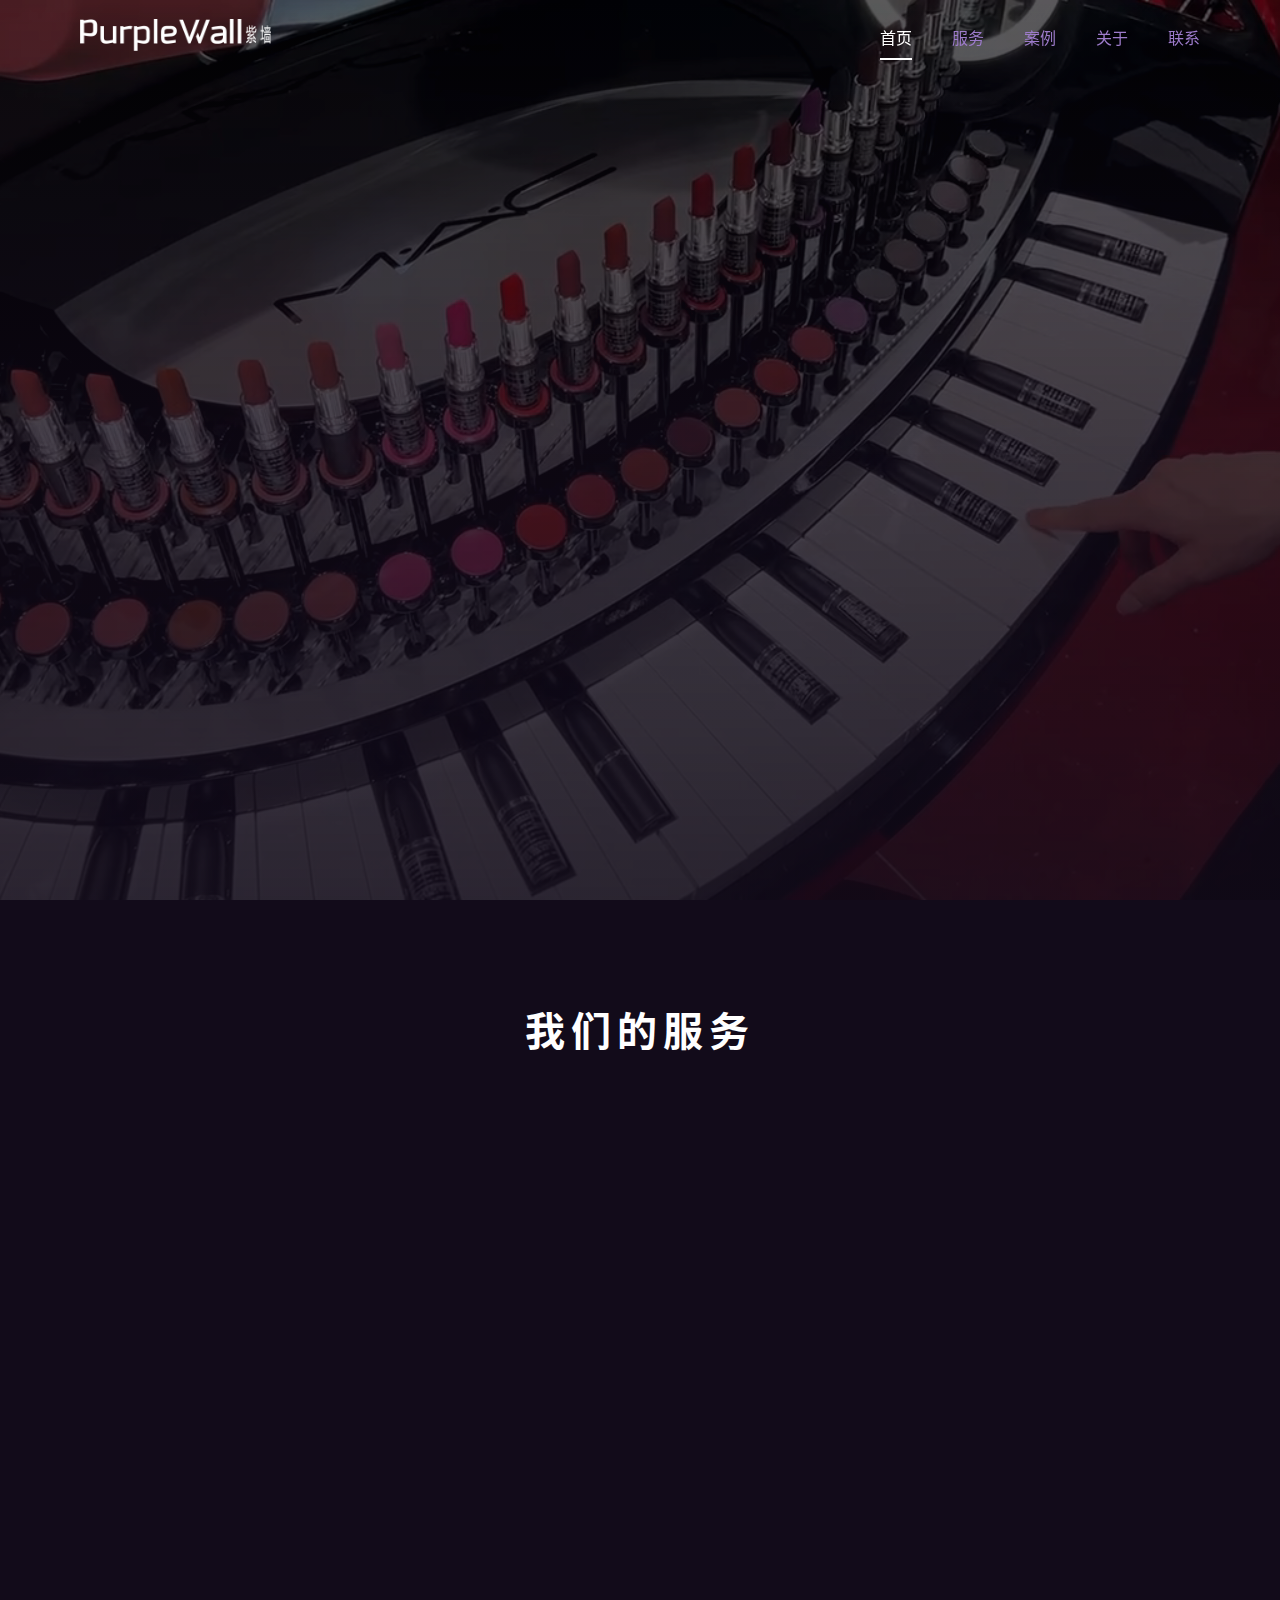
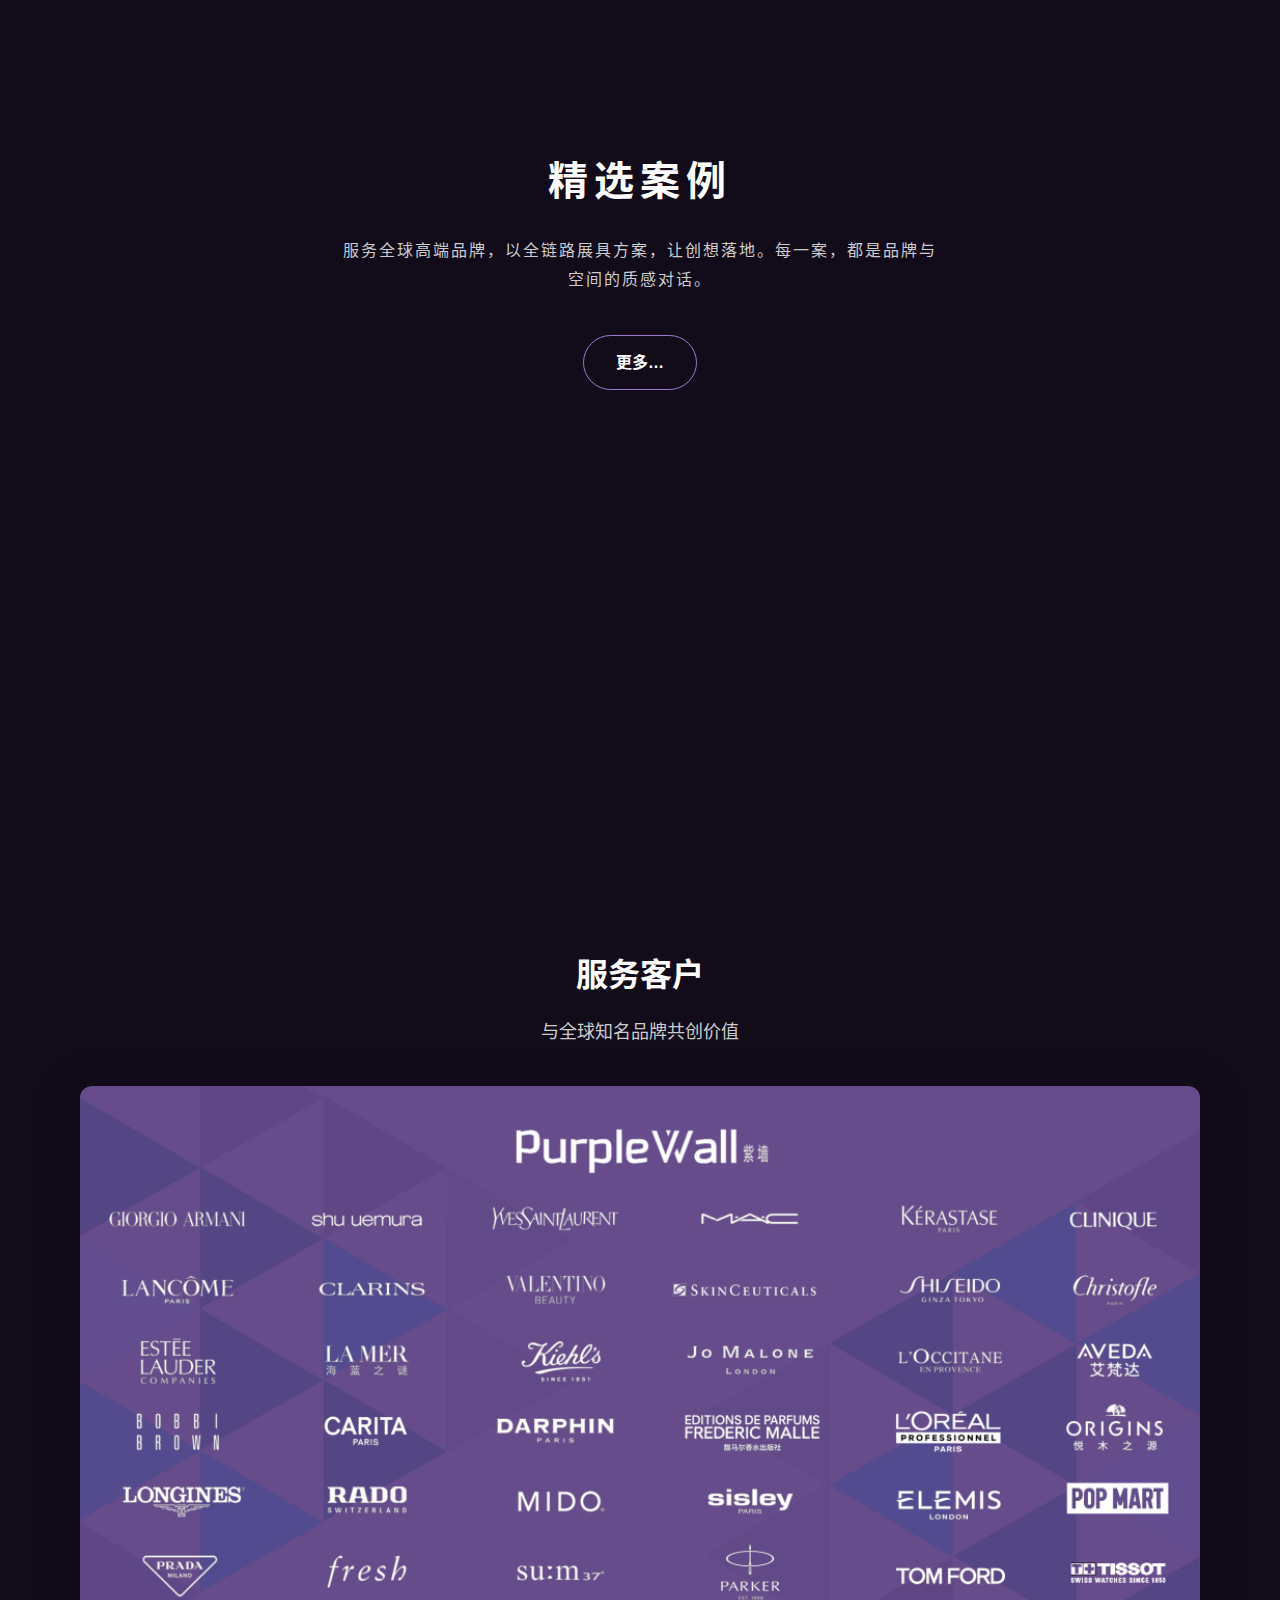
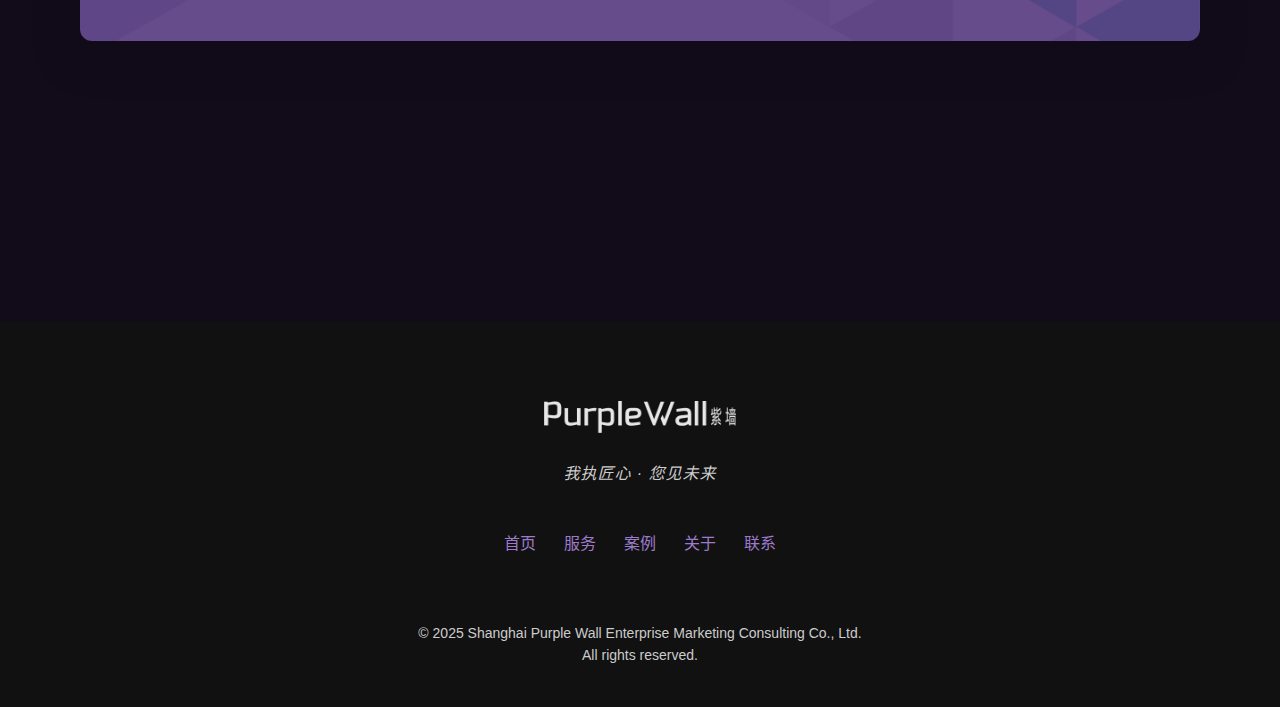
<file: index.html>
<!DOCTYPE html>
<html lang="zh-CN">
<head>
    <meta charset="UTF-8">
    <meta name="viewport" content="width=device-width, initial-scale=1.0, maximum-scale=1.0, user-scalable=no">
    <title>PurpleWall 上海紫墙</title>
    <link rel="stylesheet" href="https://cdnjs.cloudflare.com/ajax/libs/font-awesome/6.4.0/css/all.min.css">
    <style>
        /* 基础变量定义 */
        :root {
            /* 品牌色系 */
            --brand-purple: #7756A0;
            --brand-purple-light: #9D7BCB;
            --brand-purple-dark: #120b1a;
            --brand-accent: #9333ea;
            
            /* 文本色系 */
            --text-primary: #ffffff;
            --text-secondary: #cccccc;
            --text-dark: #333333;
            --text-light: #666666;
            
            /* 背景色系 */
            --bg-dark: #120b1a;
            --bg-card: #ffffff;
            --bg-section: #120b1a;
            --bg-footer: #111111;
            
            /* 边框和阴影 */
            --border-color: rgba(255, 255, 255, 0.1);
            --border-light: rgba(0, 0, 0, 0.1);
            --shadow-card: 0 8px 30px rgba(0, 0, 0, 0.12);
            --shadow-hover: 0 15px 40px rgba(0, 0, 0, 0.2);
            
            /* 间距和尺寸 */
            --radius: 12px;
            --maxw: 1280px;
            --pad-x: 80px;
            
            /* 过渡效果 */
            --transition: all 0.3s ease;
            --transition-slow: all 0.5s ease;
        }

        /* 基础样式重置 */
        * {
            margin: 0;
            padding: 0;
            box-sizing: border-box;
        }

        html, body {
            margin: 0;
            padding: 0;
            width: 100%;
            overflow-x: hidden;
        }

        html {
            scroll-behavior: smooth;
        }

        body {
            font-family: -apple-system, BlinkMacSystemFont, "Segoe UI", Roboto, "Helvetica Neue", Arial, "Noto Sans CJK SC", "PingFang SC", "Hiragino Sans GB", "Microsoft YaHei", sans-serif;
            color: var(--text-primary);
            background: var(--bg-section);
            line-height: 1.6;
            -webkit-font-smoothing: antialiased;
            -moz-osx-font-smoothing: grayscale;
        }

        body.home {
            background: var(--bg-section);
        }

        body.subpage {
            background: #ffffff;
            color: var(--text-dark);
        }

        /* 通用容器 */
        .container {
            max-width: var(--maxw);
            margin: 0 auto;
            padding: 0 var(--pad-x);
            width: 100%;
        }

        /* 通用工具类 */
        .text-center {
            text-align: center;
        }

        /* 按钮样式 */
        .btn-primary, .btn-secondary {
            display: inline-flex;
            align-items: center;
            justify-content: center;
            padding: 14px 32px;
            border-radius: 30px;
            font-weight: 600;
            font-size: 16px;
            text-decoration: none;
            transition: var(--transition);
            cursor: pointer;
            border: none;
            outline: none;
        }

        .btn-primary {
            background: var(--text-primary);
            color: var(--brand-purple);
        }

        .btn-primary:hover {
            background: var(--brand-purple-light);
            color: var(--text-primary);
            transform: translateY(-3px);
            box-shadow: 0 10px 25px rgba(147, 51, 234, 0.3);
        }

        .btn-secondary {
            background: transparent;
            color: var(--text-primary);
            border: 1px solid var(--brand-purple-light);
        }

        .btn-secondary:hover {
            background: var(--brand-purple);
            color: var(--text-primary);
            transform: translateY(-3px);
        }

        /* 子页面按钮 */
        .subpage .btn-primary, .subpage .btn-secondary {
            color: var(--brand-purple);
            border: 1px solid var(--brand-purple);
        }

        .subpage .btn-primary {
            background: transparent;
        }

        .subpage .btn-secondary {
            background: var(--brand-purple);
            color: var(--text-primary);
        }

        .subpage .btn-primary:hover {
            background: var(--brand-purple);
            color: var(--text-primary);
        }

        .subpage .btn-secondary:hover {
            background: var(--brand-purple-light);
            border-color: var(--brand-purple-light);
        }

        /* 标题样式 */
        .section-title {
            font-size: 40px;
            font-weight: 700;
            text-align: center;
            margin-bottom: 24px;
            color: var(--text-primary);
            letter-spacing: 6px;
        }

        .section-title2 {
            font-size: 40px;
            font-weight: 700;
            text-align: center;
            margin-bottom: 24px;
            color: var(--text-primary);
            letter-spacing: 6px;
        }

        .section-subtitle {
            font-size: 16px;
            font-weight: 300;
            line-height: 1.8;
            color: var(--text-secondary);
            text-align: center;
            max-width: 600px;
            margin: 0 auto 40px;
            letter-spacing: 2px;
        }

        /* 导航栏 - 优化后的样式 */
        .header {
            position: fixed;
            top: 0;
            left: 0;
            right: 0;
            z-index: 1000;
            background: transparent;
            transition: var(--transition-slow);
            padding: 18px 0;
        }

        .header.scrolled {
            background: rgba(0, 0, 0, 0.95);
            backdrop-filter: blur(10px);
            box-shadow: 0 5px 20px rgba(0, 0, 0, 0.1);
            padding: 15px 0;
        }

        .nav {
            display: flex;
            align-items: center;
            justify-content: space-between;
        }

        .brand img {
            height: 32px;
            width: auto;
            transition: var(--transition);
        }

        .brand:hover img {
            opacity: 0.8;
        }

        .nav-links {
            display: flex;
            gap: 40px;
            align-items: center;
        }

        .nav-link {
            color: var(--brand-purple-light);
            text-decoration: none;
            font-weight: 500;
            font-size: 16px;
            padding: 8px 0;
            position: relative;
            transition: var(--transition);
            display: flex;
            align-items: center;
        }

        .nav-link:hover,
        .nav-link.active {
            color: var(--text-primary);
            font-weight: 300;
            font-size: 16px;
        }

        .nav-link::after {
            content: '';
            position: absolute;
            bottom: 0;
            left: 0;
            width: 0;
            height: 2px;
            background: var(--text-primary);
            transition: width 0.3s ease;
        }

        .nav-link:hover::after,
        .nav-link.active::after {
            width: 100%;
        }

        .menu-btn {
            display: none;
            background: transparent;
            border: 1px solid rgba(255, 255, 255, 0.2);
            color: var(--text-primary);
            font-size: 24px;
            width: 50px;
            height: 50px;
            border-radius: 50%;
            cursor: pointer;
            transition: var(--transition);
            align-items: center;
            justify-content: center;
        }

        .menu-btn:hover {
            background: rgba(255, 255, 255, 0.1);
        }

        /* 移动端导航优化 */
        @media (max-width: 992px) {
            .nav-links {
                display: none;
                position: fixed;
                top: 80px;
                left: 0;
                right: 0;
                background: rgba(0, 0, 0, 0.98);
                backdrop-filter: blur(10px);
                flex-direction: column;
                padding: 30px;
                gap: 18px;
                border-top: 1px solid rgba(255, 255, 255, 0.1);
                z-index: 999;
            }
            
            .nav-links.active {
                display: flex;
            }
            
            .menu-btn {
                display: flex;
            }
            
            .nav-link {
                font-size: 18px;
                padding: 15px 0;
                width: 100%;
                justify-content: center;
            }
        }

        /* Hero 区域 - 居中布局 */
        .hero {
            position: relative;
            min-height: 100vh;
            display: flex;
            align-items: center;
            overflow: hidden;
            background: var(--bg-dark);
        }

        .hero video {
            position: absolute;
            top: 0;
            left: 0;
            width: 100%;
            height: 100%;
            object-fit: cover;
            object-position: center;
            opacity: 0.8;
            filter: brightness(0.7) contrast(1.1);
        }

        .hero-overlay {
            position: absolute;
            top: 0;
            left: 0;
            width: 100%;
            height: 100%;
            background: linear-gradient(to bottom, 
                rgba(0, 0, 0, 0.4) 0%,
                rgba(18, 11, 26, 0.6) 50%,
                rgba(18, 11, 26, 0.8) 100%);
            z-index: 1;
        }

        .hero-content {
            position: relative;
            z-index: 2;
            text-align: center;
            width: 100%;
            max-width: 900px;
            margin: 0 auto;
            padding: 0 20px;
        }

        .hero-title {
            font-size: 64px;
            font-weight: 700;
            line-height: 1.2;
            margin-bottom: 24px;
            color: var(--text-primary);
            text-shadow: 0 4px 12px rgba(0, 0, 0, 0.3);
            opacity: 0;
            transform: translateY(30px);
            animation: fadeInUp 1s ease forwards;
        }

        .hero-divider {
            width: 180px;
            height: 1px;
            background: var(--brand-purple-light);
            margin: 0 auto 30px;
            border-radius: 1px;
            opacity: 0;
            transform: scaleX(0);
            animation: scaleIn 0.8s ease 0.3s forwards;
        }

        .hero-subtitle {
            font-size: 16px;
            line-height: 1.6;
            color: var(--text-secondary);
            margin-bottom: 40px;
            max-width: 700px;
            margin-left: auto;
            margin-right: auto;
            opacity: 0;
            transform: translateY(20px);
            animation: fadeInUp 1s ease 0.5s forwards;
        }

        .hero-button {
            display: inline-block;
            padding: 16px 40px;
            background: rgba(192, 192, 192, 0.192);
            backdrop-filter: blur(10px);
            color: var(--brand-purple-light);
            text-decoration: none;
            border-radius: 30px;
            font-weight: 500;
            font-size: 16px;
            border: 1px solid transparent;
            transition: var(--transition);
            opacity: 0;
            transform: translateY(20px);
            animation: fadeInUp 1s ease 0.7s forwards;
        }

        .hero-button:hover {
            background: transparent;
            border-color: var(--text-secondary);
            color: var(--text-secondary);
            transform: translateY(-3px);
            box-shadow: 0 10px 25px rgba(147, 51, 234, 0.3);
        }

        @keyframes fadeInUp {
            to {
                opacity: 1;
                transform: translateY(0);
            }
        }

        @keyframes scaleIn {
            to {
                opacity: 1;
                transform: scaleX(1);
            }
        }

        /* 服务区域 - 白色卡片样式 */
        .services-section {
            padding: 160px 0;
            background: var(--bg-card);
        }

        .services-grid {
            display: grid;
            grid-template-columns: repeat(3, 1fr);
            gap: 30px;
            margin-top: 50px;
        }

        .service-card {
            background: var(--bg-card);
            border-radius: var(--radius);
            padding: 40px 30px;
            text-align: center;
            box-shadow: var(--shadow-card);
            transition: var(--transition);
            border: 1px solid var(--border-light);
        }

        .service-card:hover {
            transform: translateY(-10px);
            box-shadow: var(--shadow-hover);
        }

        .service-icon {
            width: 70px;
            height: 70px;
            background: var(--brand-purple);
            color: var(--text-primary);
            border-radius: 50%;
            display: flex;
            align-items: center;
            justify-content: center;
            font-size: 32px;
            font-weight: 700;
            margin: 0 auto 25px;
            transition: var(--transition);
        }

        .service-card:hover .service-icon {
            background: var(--brand-purple-light);
            transform: scale(1.1);
        }

        .service-description {
            font-size: 16px;
            line-height: 1.6;
            color: var(--text-light);
        }

        /* 精选案例区域 */
        .cases-section {
            padding: 100px 0;
            background: var(--bg-section);
        }

        /* 案例跑马灯 */
        .marquee-container {
            position: relative;
            width: 100%;
            overflow: hidden;
            margin: 100px 0;
        }

        .marquee-track {
            display: flex;
            gap: 25px;
            width: max-content;
            animation: marqueeScroll 30s linear infinite;
        }

        .marquee-item {
            flex: 0 0 400px;
            height: 280px;
            border-radius: var(--radius);
            overflow: hidden;
            position: relative;
        }

        .case-link {
            display: block;
            width: 100%;
            height: 100%;
            position: relative;
        }

        .case-link img {
            width: 100%;
            height: 100%;
            object-fit: cover;
            transition: transform 0.6s ease;
        }

        .case-overlay {
            position: absolute;
            top: 0;
            left: 0;
            width: 100%;
            height: 100%;
            background: rgba(18, 11, 26, 0.7);
            display: flex;
            align-items: center;
            justify-content: center;
            color: var(--text-primary);
            font-size: 18px;
            font-weight: 500;
            opacity: 0;
            transition: opacity 0.3s ease;
        }

        .case-link:hover img {
            transform: scale(1.05);
        }

        .case-link:hover .case-overlay {
            opacity: 1;
        }

        @keyframes marqueeScroll {
            0% {
                transform: translateX(0);
            }
            100% {
                transform: translateX(-50%);
            }
        }

        /* Logo墙区域 */
        .logo-wall-section {
            padding: 80px 0;
            background: var(--bg-section);
            margin-top: 60px;
        }

        .logo-wall-title {
            font-size: 32px;
            font-weight: 700;
            text-align: center;
            margin-bottom: 16px;
            color: var(--text-primary);
        }

        .logo-wall-subtitle {
            font-size: 18px;
            color: var(--text-secondary);
            text-align: center;
            margin-bottom: 40px;
        }

        .logo-wall {
            width: 100%;
            max-width: 1200px;
            margin: 0 auto;
            overflow: hidden;
            border-radius: var(--radius);
            box-shadow: 0 10px 40px var(--bg-section);
        }

        .logo-wall-image {
            width: 100%;
            height: auto;
            display: block;
        }

        /* 页脚 */
        .footer {
            background: var(--bg-footer);
            padding: 80px 0 40px;
            margin-top: 100px;
        }

        .footer-content {
            display: flex;
            flex-direction: column;
            align-items: center;
            gap: 40px;
        }

        .footer-brand {
            text-align: center;
        }

        .footer-logo {
            height: 32px;
            width: auto;
            margin-bottom: 20px;
            opacity: 0.9;
        }

        .footer-slogan {
            font-size: 16px;
            color: var(--text-secondary);
            font-style: italic;
            letter-spacing: 1px;
        }

        .footer-links {
            display: flex;
            gap: 28px;
            flex-wrap: nowrap;
            justify-content: center;
        }

        .footer-link {
            color: var(--brand-purple-light);
            text-decoration: none;
            font-size: 16px;
            transition: var(--transition);
            padding: 5px 0;
        }

        .footer-link:hover {
            color: var(--text-secondary);
        }

        .footer-info {
            text-align: center;
            margin-top: 20px;
        }

        .footer-info p {
            font-size: 14px;
            color: var(--text-secondary);
            line-height: 1.6;
        }

        /* 子页面Hero区域 */
        .sub-hero {
            position: relative;
            height: 60vh;
            min-height: 500px;
            overflow: hidden;
            margin-top: 50px;
            background: var(--bg-dark);
        }

        .sub-hero .img {
            position: absolute;
            top: 0;
            left: 0;
            width: 100%;
            height: 100%;
        }

        .sub-hero .img img {
            width: 100%;
            height: 100%;
            object-fit: cover;
            opacity: 0.4;
            filter: brightness(0.7) contrast(1.1);
        }

        .sub-hero .shade {
            position: absolute;
            top: 0;
            left: 0;
            width: 100%;
            height: 100%;
            background: linear-gradient(to bottom, 
                rgba(0, 0, 0, 0.6) 0%,
                rgba(18, 11, 26, 0.8) 50%,
                rgba(18, 11, 26, 0.95) 100%);
            z-index: 1;
        }

        .sub-hero .copy {
            position: absolute;
            top: 0;
            left: 0;
            width: 100%;
            height: 100%;
            display: flex;
            align-items: center;
            justify-content: center;
            z-index: 2;
            text-align: center;
        }

        .sub-hero .h1 {
            font-size: 64px;
            font-weight: 700;
            color: var(--text-primary);
            text-shadow: 0 4px 12px rgba(0, 0, 0, 0.5);
            opacity: 0;
            transform: translateY(30px);
            animation: fadeInUp 1s ease 0.3s forwards;
            letter-spacing: 4px;
        }

        /* 内容区域样式 */
        .section {
            padding: 100px 0;
            background: var(--bg-section);
        }

        .subpage .section {
            background: #ffffff;
            color: var(--text-dark);
        }

        .cards {
            display: grid;
            grid-template-columns: repeat(3, 1fr);
            gap: 30px;
            margin-bottom: 60px;
        }

        .card {
            background: rgba(255, 255, 255, 0.05);
            border-radius: var(--radius);
            padding: 40px 30px;
            text-align: center;
            border: 1px solid rgba(255, 255, 255, 0.1);
            transition: var(--transition);
            backdrop-filter: blur(10px);
        }

        .subpage .card {
            background: #f8f8f8;
            color: var(--text-dark);
            border: 1px solid rgba(0, 0, 0, 0.1);
        }

        .card:hover {
            transform: translateY(-10px);
            border-color: var(--brand-purple-light);
            box-shadow: 0 15px 40px rgba(119, 86, 160, 0.2);
        }

        .subpage .card:hover {
            box-shadow: 0 10px 30px rgba(0, 0, 0, 0.12);
        }

        .card .h3 {
            font-size: 24px;
            font-weight: 600;
            color: var(--text-primary);
            margin-bottom: 15px;
            letter-spacing: 2px;
        }

        .subpage .card .h3 {
            color: var(--text-dark);
        }

        .card .small {
            font-size: 16px;
            color: var(--text-secondary);
            line-height: 1.6;
        }

        .subpage .card .small {
            color: var(--text-dark);
        }

        /* 图片卡片样式 */
        .card img {
            width: 100%;
            height: 300px;
            object-fit: cover;
            border-radius: calc(var(--radius) - 4px);
            transition: transform 0.5s ease;
        }

        .card:hover img {
            transform: scale(1.03);
        }

        /* 两列布局 */
        .cards[data-cols="2"] {
            grid-template-columns: repeat(2, 1fr);
            max-width: 800px;
            margin-left: auto;
            margin-right: auto;
        }

        /* 三列布局 */
        .cards[data-cols="3"] {
            grid-template-columns: repeat(3, 1fr);
        }

        /* 案例统计数据 */
        .case-stats {
            display: flex;
            justify-content: center;
            gap: 40px;
            margin-bottom: 80px;
            flex-wrap: wrap;
        }

        .stat-item {
            text-align: center;
            padding: 30px;
            min-width: 180px;
        }

        .stat-number {
            font-size: 48px;
            font-weight: 700;
            color: var(--brand-purple-light);
            margin-bottom: 10px;
            line-height: 1;
        }

        .stat-label {
            font-size: 16px;
            color: var(--text-secondary);
            text-transform: uppercase;
            letter-spacing: 1px;
        }

        /* 案例筛选器 */
        .case-filter {
            max-width: 800px;
            margin: 0 auto 60px;
            display: flex;
            justify-content: center;
            flex-wrap: wrap;
            gap: 15px;
        }

        .filter-btn {
            padding: 10px 25px;
            background: transparent;
            border: 1px solid rgba(255, 255, 255, 0.2);
            color: var(--text-secondary);
            border-radius: 30px;
            font-size: 16px;
            cursor: pointer;
            transition: var(--transition);
        }

        .filter-btn:hover,
        .filter-btn.active {
            background: var(--brand-purple);
            border-color: var(--brand-purple);
            color: var(--text-primary);
        }

        /* 案例网格布局 */
        .case-grid {
            display: grid;
            grid-template-columns: repeat(3, 1fr);
            gap: 30px;
            margin-bottom: 80px;
        }

        .case-item {
            border-radius: var(--radius);
            overflow: hidden;
            background: rgba(255, 255, 255, 0.05);
            transition: var(--transition);
            border: 1px solid rgba(255, 255, 255, 0.1);
        }

        .subpage .case-item {
            background: #f8f8f8;
            border: 1px solid rgba(0, 0, 0, 0.1);
        }

        .case-item:hover {
            transform: translateY(-10px);
            border-color: var(--brand-purple-light);
            box-shadow: 0 20px 60px rgba(119, 86, 160, 0.3);
        }

        .subpage .case-item:hover {
            box-shadow: 0 10px 30px rgba(0, 0, 0, 0.12);
        }

        .case-image {
            width: 100%;
            height: 280px;
            overflow: hidden;
        }

        .case-image img {
            width: 100%;
            height: 100%;
            object-fit: cover;
            transition: transform 0.6s ease;
        }

        .case-item:hover .case-image img {
            transform: scale(1.05);
        }

        .case-info {
            padding: 25px;
        }

        .case-category {
            display: inline-block;
            padding: 6px 15px;
            background: rgba(119, 86, 160, 0.2);
            color: var(--brand-purple-light);
            font-size: 12px;
            border-radius: 20px;
            margin-bottom: 15px;
            font-weight: 500;
            letter-spacing: 1px;
        }

        .subpage .case-category {
            background: rgba(119, 86, 160, 0.1);
            color: var(--brand-purple);
        }

        .case-title {
            font-size: 22px;
            color: var(--text-primary);
            margin-bottom: 10px;
            font-weight: 600;
            line-height: 1.3;
        }

        .subpage .case-title {
            color: var(--text-dark);
        }

        .case-desc {
            font-size: 15px;
            color: var(--text-secondary);
            line-height: 1.6;
            margin-bottom: 20px;
        }

        .subpage .case-desc {
            color: var(--text-dark);
        }

        .case-meta {
            display: flex;
            justify-content: space-between;
            align-items: center;
            margin-top: 20px;
            padding-top: 20px;
            border-top: 1px solid rgba(255, 255, 255, 0.1);
        }

        .subpage .case-meta {
            border-top: 1px solid rgba(0, 0, 0, 0.1);
        }

        .case-date {
            font-size: 14px;
            color: var(--text-secondary);
        }

        .subpage .case-date {
            color: var(--text-dark);
        }

        .case-link {
            color: var(--brand-purple-light);
            text-decoration: none;
            font-size: 14px;
            font-weight: 500;
            transition: var(--transition);
            display: flex;
            align-items: center;
            gap: 8px;
        }

        .subpage .case-link {
            color: var(--brand-purple);
        }

        .case-link:hover {
            color: var(--text-primary);
            gap: 12px;
        }

        .subpage .case-link:hover {
            color: var(--brand-purple-light);
        }

        /* 加载更多按钮 */
        .load-more {
            text-align: center;
            margin: 60px 0 40px;
        }

        /* 案例详情页样式 */
        .case-detail {
            max-width: 1000px;
            margin: 0 auto;
        }

        .case-meta-details {
            display: flex;
            justify-content: space-between;
            margin-bottom: 40px;
            padding-bottom: 20px;
            border-bottom: 1px solid rgba(255, 255, 255, 0.1);
        }

        .subpage .case-meta-details {
            border-bottom: 1px solid rgba(0, 0, 0, 0.1);
        }

        .meta-item {
            text-align: center;
            flex: 1;
        }

        .meta-item .label {
            font-size: 14px;
            color: var(--text-secondary);
            margin-bottom: 5px;
            text-transform: uppercase;
            letter-spacing: 1px;
        }

        .subpage .meta-item .label {
            color: var(--text-dark);
        }

        .meta-item .value {
            font-size: 18px;
            color: var(--text-primary);
            font-weight: 500;
        }

        .subpage .meta-item .value {
            color: var(--text-dark);
        }

        .case-description {
            font-size: 18px;
            line-height: 1.8;
            color: var(--text-secondary);
            margin-bottom: 60px;
        }

        .subpage .case-description {
            color: var(--text-dark);
        }

        /* 服务页面样式 */
        .services-list {
            max-width: 900px;
            margin: 0 auto;
        }

        .service-item {
            display: flex;
            align-items: center;
            margin-bottom: 50px;
            padding: 30px;
            background: rgba(22, 22, 22, 0.08);
            border-radius: var(--radius);
            border-left: 4px solid var(--brand-purple);
            transition: var(--transition);
        }

        .subpage .service-item {
            background: #f8f8f8;
            border-left: 4px solid var(--brand-purple);
        }

        .service-item:hover {
            background: rgba(22, 22, 22, 0.08);
            transform: translateX(10px);
        }

        .subpage .service-item:hover {
            background: #f0f0f0;
        }

        .service-number {
            font-size: 48px;
            font-weight: 700;
            color: var(--brand-purple-light);
            min-width: 80px;
            opacity: 0.7;
        }

        .service-content {
            flex: 1;
        }

        .service-content h3 {
            font-size: 24px;
            color: var(--brand-purple-light);
            margin-bottom: 10px;
        }

        .subpage .service-content h3 {
            color: var(--brand-purple);
        }

        .service-content p {
            color: var(--text-dark);
            line-height: 1.6;
        }

        .subpage .service-content p {
            color: var(--text-dark);
        }

        /* 联系表单样式 */
        .contact-form {
            max-width: 600px;
            margin: 0 auto;
            padding: 50px;
            background: rgba(255, 255, 255, 0.05);
            border-radius: var(--radius);
            border: 1px solid rgba(255, 255, 255, 0.1);
        }

        .subpage .contact-form {
            background: #f8f8f8;
            border: 1px solid rgba(0, 0, 0, 0.1);
        }

        .form-group {
            margin-bottom: 25px;
        }

        .form-group label {
            display: block;
            margin-bottom: 10px;
            color: var(--brand-purple-light);
            font-weight: 500;
        }

        .subpage .form-group label {
            color: var(--brand-purple);
        }

        .form-group input,
        .form-group textarea,
        .form-group select {
            width: 100%;
            padding: 15px;
            background: rgba(255, 255, 255, 0.1);
            border: 1px solid rgba(255, 255, 255, 0.2);
            border-radius: 8px;
            color: var(--brand-purple-light);
            font-size: 16px;
            transition: var(--transition);
        }

        .subpage .form-group input,
        .subpage .form-group textarea,
        .subpage .form-group select {
            background: #ffffff;
            border: 1px solid rgba(0, 0, 0, 0.2);
            color: var(--text-dark);
        }

        .form-group input:focus,
        .form-group textarea:focus,
        .form-group select:focus {
            outline: none;
            border-color: var(--brand-purple-light);
            background: rgba(255, 255, 255, 0.15);
        }

        .subpage .form-group input:focus,
        .subpage .form-group textarea:focus,
        .subpage .form-group select:focus {
            border-color: var(--brand-purple);
            background: #ffffff;
        }

        .form-group textarea {
            min-height: 150px;
            resize: vertical;
        }

        .form-submit {
            text-align: center;
            margin-top: 30px;
        }

        /* 响应式设计 */
        @media (max-width: 1200px) {
            :root {
                --pad-x: 40px;
            }
            
            .hero-title {
                font-size: 56px;
            }
            
            .services-grid {
                grid-template-columns: repeat(2, 1fr);
            }
            
            .case-grid {
                grid-template-columns: repeat(2, 1fr);
            }
        }

        @media (max-width: 992px) {
            :root {
                --pad-x: 20px;
            }
            
            .hero-title {
                font-size: 42px;
            }
            
            .hero-subtitle {
                font-size: 18px;
            }
            
            .section-title {
                font-size: 32px;
            }
            
            .services-grid {
                grid-template-columns: 1fr 1fr;
                gap: 12px;
            }
            
            .marquee-item {
                flex: 0 0 300px;
                height: 200px;
            }
            
            .footer-links {
                flex-direction: row-reverse;
                gap: 15px;
                align-items: center;
            }
            
            .sub-hero {
                height: 50vh;
                min-height: 400px;
            }
            
            .sub-hero .h1 {
                font-size: 48px;
            }
            
            .cards {
                grid-template-columns: repeat(2, 1fr);
            }
            
            .case-grid {
                grid-template-columns: repeat(2, 1fr);
            }
            
            .footer .row {
                flex-direction: column;
                text-align: center;
            }
            
            .fnav {
                justify-content: center;
            }
            
            .case-filter {
                gap: 10px;
            }
            
            .filter-btn {
                padding: 8px 20px;
                font-size: 14px;
            }
        }

        @media (max-width: 768px) {
            .hero-title {
                font-size: 36px;
            }
            
            .hero-button {
                padding: 14px 30px;
                font-size: 14px;
            }
            
            .marquee-item {
                flex: 0 0 250px;
                height: 180px;
            }
            
            .nav-link {
                font-size: 18px;
            }

            .services-grid {
                grid-template-columns: 1fr;
            }
            
            .sub-hero {
                height: 40vh;
                min-height: 300px;
                margin-top: 70px;
            }
            
            .sub-hero .h1 {
                font-size: 36px;
            }
            
            .cards {
                grid-template-columns: 1fr;
            }
            
            .case-grid {
                grid-template-columns: 1fr;
            }
            
            .service-item {
                flex-direction: column;
                text-align: center;
            }
            
            .service-number {
                margin-bottom: 20px;
            }
            
            .case-meta-details {
                flex-direction: column;
                gap: 20px;
            }
            
            .meta-item {
                text-align: left;
            }
            
            .case-stats {
                gap: 20px;
            }
            
            .stat-item {
                min-width: 150px;
                padding: 20px;
            }
            
            .stat-number {
                font-size: 36px;
            }
        }

        @media (max-width: 480px) {
            .hero-title {
                font-size: 32px;
            }
            
            .marquee-item {
                flex: 0 0 220px;
                height: 160px;
            }
            
            .nav-link {
                font-size: 16px;
            }

            .services-grid {
                grid-template-columns: 1fr;
                gap: 12px;
            }
            
            .sub-hero {
                height: 35vh;
                min-height: 250px;
            }
            
            .sub-hero .h1 {
                font-size: 28px;
            }
            
            .section {
                padding: 60px 0;
            }
            
            .contact-form {
                padding: 30px 20px;
            }
            
            .form-group input,
            .form-group textarea,
            .form-group select {
                padding: 12px;
            }
            
            .case-image {
                height: 220px;
            }
            
            .case-stats {
                flex-direction: column;
                align-items: center;
            }
            
            .stat-item {
                min-width: 100%;
            }
        }
    </style>
</head>
<body class="home">

    <!-- 导航栏 -->
    <header class="header" id="header">
        <div class="container">
            <div class="nav">
                <a href="index.html" class="brand">
                    <img src="assets/PURPLEWALL logo-bai-03.png" alt="PurpleWall">
                </a>
                <nav class="nav-links">
                    <a href="index.html" class="nav-link active">首页</a>
                    <a href="services.html" class="nav-link">服务</a>
                    <a href="cases.html" class="nav-link">案例</a>
                    <a href="about.html" class="nav-link">关于</a>
                    <a href="contact.html" class="nav-link">联系</a>
                </nav>
                <button class="menu-btn" id="menuBtn">
                    <i class="fas fa-bars"></i>
                </button>
            </div>
        </div>
    </header>

    <!-- 主视觉区域 (Hero) -->
    <section class="hero">
        <video id="heroVideo" playsinline webkit-playsinline muted autoplay loop preload="auto" poster="assets/0250613105122.jpg">
            <source src="assets/d4afdf4e0375efe6d1b5e70c18d4c4db.mp4" type="video/mp4">
            <source src="assets/2024.mp4" type="video/mp4">
        </video>
        <div class="hero-overlay"></div>
        <div class="container">
            <div class="hero-content">
                <h1 class="hero-title">全案展陈・匠作于心</h1>
                <div class="hero-divider"></div>
                <p class="hero-subtitle">从创想落地  以匠心赴您所期</p>
                <a href="cases.html" class="hero-button">查看案例</a>
            </div>
        </div>
    </section>

    <!-- 服务区域 -->
    <section class="section services-section">
        <div class="container">
            <h2 class="section-title">我们的服务</h2>
            <div class="services-grid">
                <div class="service-card">
                    <div class="service-icon">设计</div>
                    <p class="service-description">概念规划・效果精效・工程拆解</p>
                </div>
                <div class="service-card">
                    <div class="service-icon">打样</div>
                    <p class="service-description">材料实测・结构严验</p>
                </div>
                <div class="service-card">
                    <div class="service-icon">生产</div>
                    <p class="service-description">柔性智造・按需精定</p>
                </div>
                <div class="service-card">
                    <div class="service-icon">配送</div>
                    <p class="service-description">专业包装・报关速通・航线优配</p>
                </div>
                <div class="service-card">
                    <div class="service-icon">安装</div>
                    <p class="service-description">门店零扰式施作</p>
                </div>
                <div class="service-card">
                    <div class="service-icon">维护</div>
                    <p class="service-description">快拆复用・全周期智管</p>
                </div>
            </div>
        </div>
    </section>

    <!-- 精选案例区域 -->
    <section class="section cases-section">
        <div class="container">
            <h2 class="section-title2">精选案例</h2>
            <p class="section-subtitle">
                服务全球高端品牌，以全链路展具方案，让创想落地。每一案，都是品牌与空间的质感对话。
            </p>
            <div class="text-center">
                <a href="cases.html" class="btn-secondary">更多…</a>
            </div>
        </div>

        <!-- 案例跑马灯 -->
        <div class="marquee-container">
            <div class="marquee-track">
                <div class="marquee-item">
                    <a href="case-a.html" class="case-link">
                        <img src="assets/微信图片_2025-08-11_133845_823.jpg" alt="案例 A">
                        <div class="case-overlay">查看详情</div>
                    </a>
                </div>
                <div class="marquee-item">
                    <a href="case-b.html" class="case-link">
                        <img src="assets/微信图片_2025-08-11_133856_756.jpg" alt="案例 B">
                        <div class="case-overlay">查看详情</div>
                    </a>
                </div>
                <div class="marquee-item">
                    <a href="case-c.html" class="case-link">
                        <img src="assets/微信图片_2025-08-11_133913_165.jpg" alt="案例 C">
                        <div class="case-overlay">查看详情</div>
                    </a>
                </div>
                <div class="marquee-item">
                    <a href="case-d.html" class="case-link">
                        <img src="assets/微信图片_20250417121620.jpg" alt="案例 D">
                        <div class="case-overlay">查看详情</div>
                    </a>
                </div>
                <div class="marquee-item">
                    <a href="case-e.html" class="case-link">
                        <img src="assets/微信图片_20250417121703.jpg" alt="案例 E">
                        <div class="case-overlay">查看详情</div>
                    </a>
                </div>
                <div class="marquee-item">
                    <a href="case-f.html" class="case-link">
                        <img src="assets/1803.jpg" alt="案例 F">
                        <div class="case-overlay">查看详情</div>
                    </a>
                </div>
            </div>
        </div>

        <!-- 品牌Logo墙 -->
        <div class="logo-wall-section">
            <div class="container">
                <h3 class="logo-wall-title">服务客户</h3>
                <p class="logo-wall-subtitle">与全球知名品牌共创价值</p>
                <div class="logo-wall">
                    <img src="assets/640 (1).png" alt="合作伙伴Logo墙" class="logo-wall-image">
                </div>
            </div>
        </div>
    </section>

    <!-- 页脚 -->
    <footer class="footer">
        <div class="container">
            <div class="footer-content">
                <div class="footer-brand">
                    <img src="assets/PURPLEWALL logo-bai-03.png" alt="PurpleWall" class="footer-logo">
                    <p class="footer-slogan">我执匠心 · 您见未来</p>
                </div>
                <div class="footer-links">
                    <a href="index.html" class="footer-link">首页</a>
                    <a href="services.html" class="footer-link">服务</a>
                    <a href="cases.html" class="footer-link">案例</a>
                    <a href="about.html" class="footer-link">关于</a>
                    <a href="contact.html" class="footer-link">联系</a>
                </div>
                <div class="footer-info">
                    <p>© 2025 Shanghai Purple Wall Enterprise Marketing Consulting Co., Ltd.</p>
                    <p>All rights reserved.</p>
                </div>
            </div>
        </div>
    </footer>

    <script>
        // DOM加载完成后执行
        document.addEventListener('DOMContentLoaded', () => {
            // 1. 导航栏滚动效果
            const header = document.getElementById('header');
            const setScroll = () => {
                if (window.scrollY > 40) {
                    header.classList.add('scrolled');
                } else {
                    header.classList.remove('scrolled');
                }
            };
            
            setScroll();
            window.addEventListener('scroll', setScroll);
            
            // 2. 移动端导航菜单
            const menuBtn = document.getElementById('menuBtn');
            const navLinks = document.querySelector('.nav-links');
            
            if (menuBtn && navLinks) {
                menuBtn.addEventListener('click', () => {
                    navLinks.classList.toggle('active');
                    menuBtn.classList.toggle('active');
                    
                    // 切换菜单图标
                    const icon = menuBtn.querySelector('i');
                    if (navLinks.classList.contains('active')) {
                        icon.classList.remove('fa-bars');
                        icon.classList.add('fa-times');
                    } else {
                        icon.classList.remove('fa-times');
                        icon.classList.add('fa-bars');
                    }
                });
                
                // 点击导航链接后关闭菜单（移动端）
                const navLinksItems = navLinks.querySelectorAll('a');
                navLinksItems.forEach(link => {
                    link.addEventListener('click', () => {
                        if (window.innerWidth <= 480) {
                            navLinks.classList.remove('active');
                            const icon = menuBtn.querySelector('i');
                            icon.classList.remove('fa-times');
                            icon.classList.add('fa-bars');
                        }
                    });
                });
            }
            
            // 3. 视频播放逻辑
            const heroVideo = document.getElementById('heroVideo');
            if (heroVideo) {
                // 设置视频播放属性
                heroVideo.setAttribute('muted', 'true');
                heroVideo.setAttribute('playsinline', 'true');
                heroVideo.setAttribute('webkit-playsinline', 'true');
                
                // 尝试自动播放
                const playPromise = heroVideo.play();
                
                if (playPromise !== undefined) {
                    playPromise.catch(error => {
                        console.log('视频自动播放被阻止:', error);
                        // 添加用户交互后播放
                        document.addEventListener('click', function playVideo() {
                            heroVideo.play();
                            document.removeEventListener('click', playVideo);
                        }, { once: true });
                    });
                }
                
                // 调试模式
                const urlParams = new URLSearchParams(window.location.search);
                if (urlParams.get('debug') === '1') {
                    heroVideo.setAttribute('controls', 'true');
                }
            }
            
            // 4. 当前页面导航链接高亮
            const currentPage = window.location.pathname.split('/').pop() || 'index.html';
            const navLinkElements = document.querySelectorAll('.nav-link');
            
            navLinkElements.forEach(link => {
                const linkHref = link.getAttribute('href');
                if (linkHref === currentPage || 
                    (currentPage === 'index.html' && linkHref === 'index.html')) {
                    link.classList.add('active');
                } else {
                    link.classList.remove('active');
                }
            });
            
            // 5. 页面元素动画
            function animateOnScroll() {
                const elements = document.querySelectorAll('.service-card, .case-link');
                
                elements.forEach(element => {
                    const elementPosition = element.getBoundingClientRect().top;
                    const screenPosition = window.innerHeight / 1.2;
                    
                    if (elementPosition < screenPosition) {
                        element.style.opacity = '1';
                        element.style.transform = 'translateY(0)';
                    }
                });
            }
            
            // 设置初始状态
            const animatedElements = document.querySelectorAll('.service-card, .case-link');
            animatedElements.forEach(element => {
                element.style.opacity = '0';
                element.style.transform = 'translateY(20px)';
                element.style.transition = 'opacity 0.5s ease, transform 0.5s ease';
            });
            
            // 监听滚动
            window.addEventListener('scroll', animateOnScroll);
            
            // 初始化检查
            setTimeout(animateOnScroll, 100);
            
            // 6. Logo墙悬停效果
            const logoWall = document.querySelector('.logo-wall');
            if (logoWall) {
                logoWall.addEventListener('mouseenter', () => {
                    logoWall.style.transform = 'scale(1)';
                });
                
                logoWall.addEventListener('mouseleave', () => {
                    logoWall.style.transform = 'scale(1)';
                });
            }
            
            // 7. 窗口大小变化处理
            window.addEventListener('resize', () => {
                // 如果窗口变大，隐藏移动端菜单
                if (window.innerWidth > 480 && navLinks) {
                    navLinks.classList.remove('active');
                    if (menuBtn) {
                        const icon = menuBtn.querySelector('i');
                        icon.classList.remove('fa-times');
                        icon.classList.add('fa-bars');
                    }
                }
            });
        });

        // 全局辅助函数
        function debounce(func, wait) {
            let timeout;
            return function executedFunction(...args) {
                const later = () => {
                    clearTimeout(timeout);
                    func(...args);
                };
                clearTimeout(timeout);
                timeout = setTimeout(later, wait);
            };
        }

        // 平滑滚动到锚点
        document.querySelectorAll('a[href^="#"]').forEach(anchor => {
            anchor.addEventListener('click', function(e) {
                e.preventDefault();
                const targetId = this.getAttribute('href');
                if (targetId === '#') return;
                
                const targetElement = document.querySelector(targetId);
                if (targetElement) {
                    window.scrollTo({
                        top: targetElement.offsetTop - 80,
                        behavior: 'smooth'
                    });
                }
            });
        });

        // 案例页面特定功能
        if (window.location.pathname.includes('cases.html')) {
            // 案例筛选功能
            const filterBtns = document.querySelectorAll('.filter-btn');
            const caseItems = document.querySelectorAll('.case-item');
            
            if (filterBtns.length > 0 && caseItems.length > 0) {
                filterBtns.forEach(btn => {
                    btn.addEventListener('click', function() {
                        // 移除所有按钮的active类
                        filterBtns.forEach(b => b.classList.remove('active'));
                        
                        // 为当前按钮添加active类
                        this.classList.add('active');
                        
                        const filterValue = this.getAttribute('data-filter');
                        
                        // 筛选案例
                        caseItems.forEach(item => {
                            const categories = item.getAttribute('data-category');
                            
                            if (filterValue === 'all' || categories.includes(filterValue)) {
                                item.style.display = 'block';
                                // 添加淡入动画
                                setTimeout(() => {
                                    item.style.opacity = '1';
                                    item.style.transform = 'translateY(0)';
                                }, 50);
                            } else {
                                // 添加淡出动画
                                item.style.opacity = '0';
                                item.style.transform = 'translateY(20px)';
                                setTimeout(() => {
                                    item.style.display = 'none';
                                }, 300);
                            }
                        });
                    });
                });
            }
            
            // 加载更多功能
            const loadMoreBtn = document.getElementById('loadMoreBtn');
            if (loadMoreBtn) {
                loadMoreBtn.addEventListener('click', function() {
                    this.innerHTML = '<i class="fas fa-spinner fa-spin"></i> 加载中...';
                    this.disabled = true;
                    
                    // 模拟加载延迟
                    setTimeout(() => {
                        // 这里可以添加AJAX请求来加载更多案例
                        // 暂时显示提示信息
                        this.innerHTML = '<i class="fas fa-check"></i> 已加载全部案例';
                        this.style.opacity = '0.5';
                        this.style.cursor = 'default';
                        
                        // 显示加载完成的消息
                        const message = document.createElement('div');
                        message.className = 'load-complete';
                        message.style.cssText = `
                            text-align: center;
                            color: var(--brand-purple-light);
                            margin-top: 20px;
                            font-size: 14px;
                        `;
                        message.textContent = '已显示全部案例';
                        
                        this.parentNode.appendChild(message);
                        
                        // 3秒后隐藏按钮
                        setTimeout(() => {
                            this.style.display = 'none';
                        }, 3000);
                    }, 1500);
                });
            }
        }

        // 联系表单处理
        if (document.getElementById('contactForm')) {
            document.getElementById('contactForm').addEventListener('submit', (e) => {
                e.preventDefault();
                
                // 获取表单数据
                const formData = new FormData(document.getElementById('contactForm'));
                const data = Object.fromEntries(formData);
                
                // 这里可以添加表单提交逻辑，比如发送到服务器
                console.log('表单数据:', data);
                
                // 显示成功消息
                alert('感谢您的咨询！我们会尽快与您联系。');
                document.getElementById('contactForm').reset();
            });
        }
    </script>
</body>
</html>
</file>
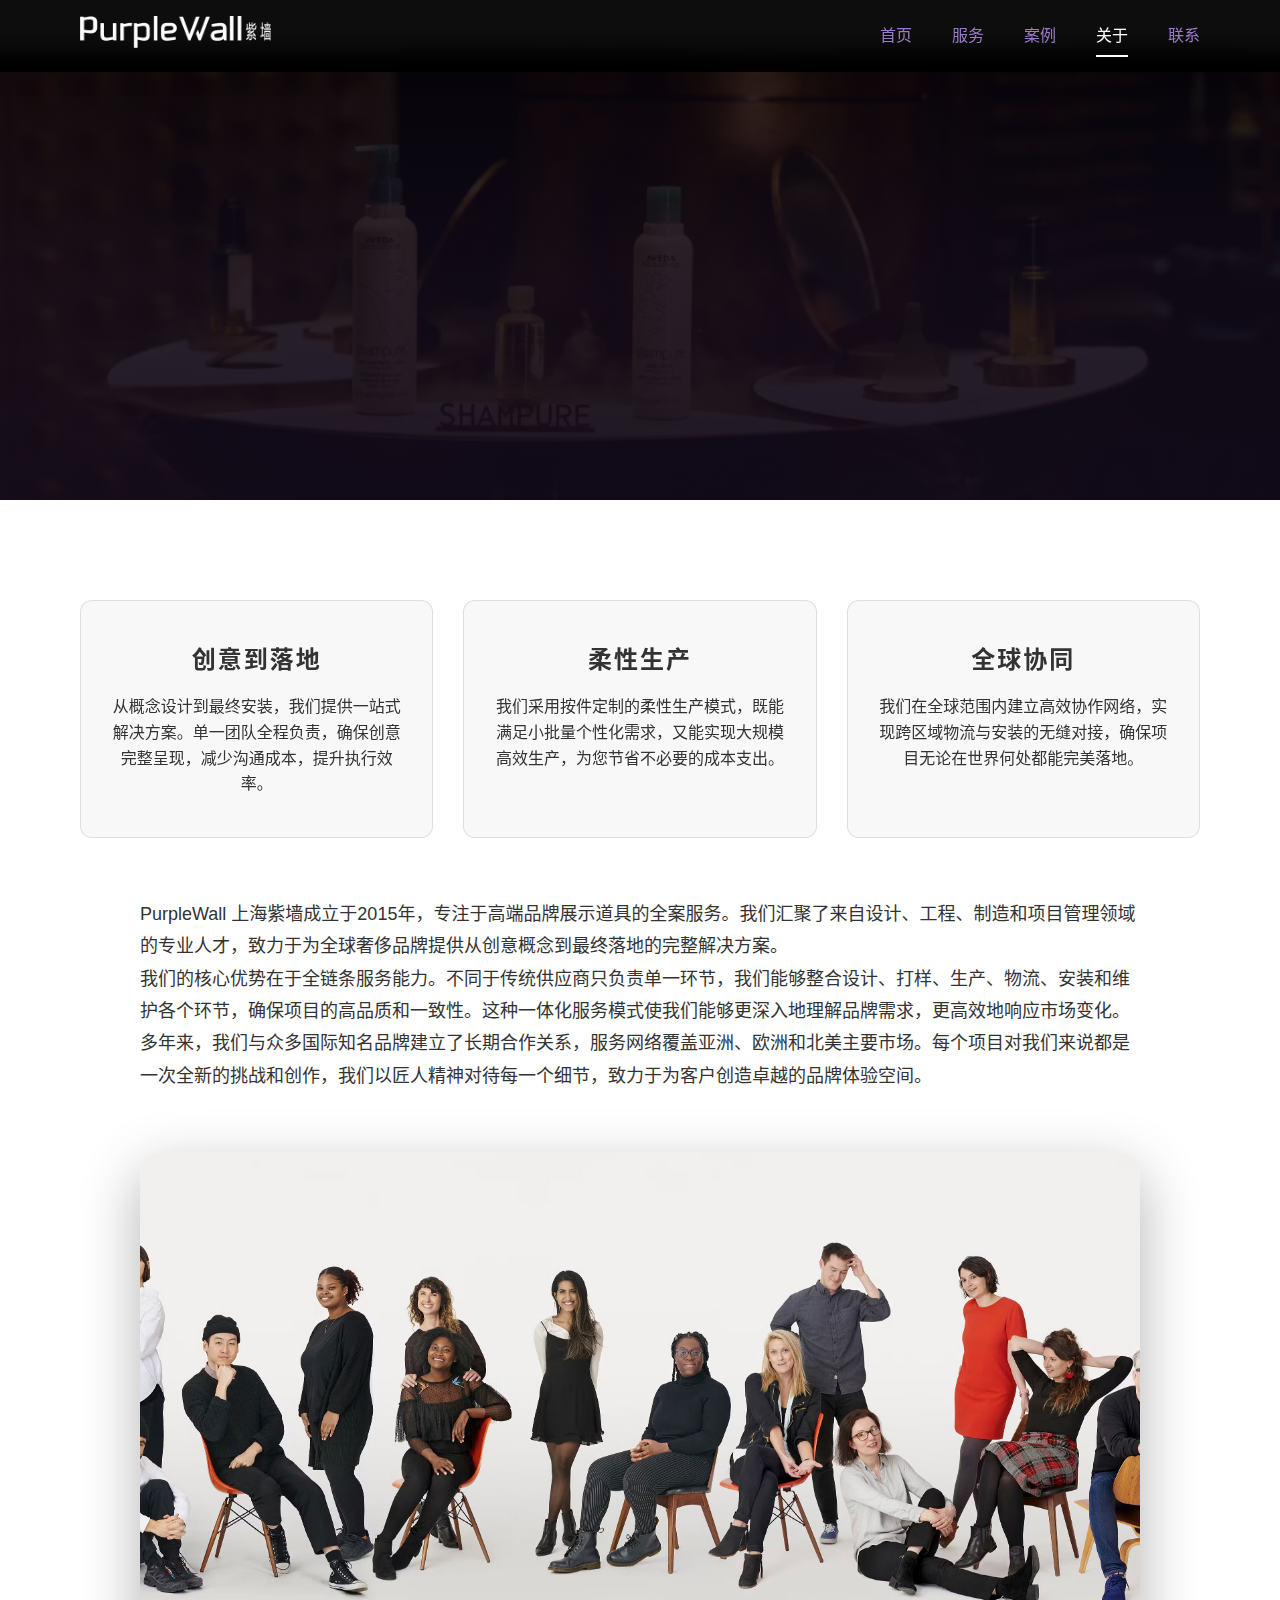
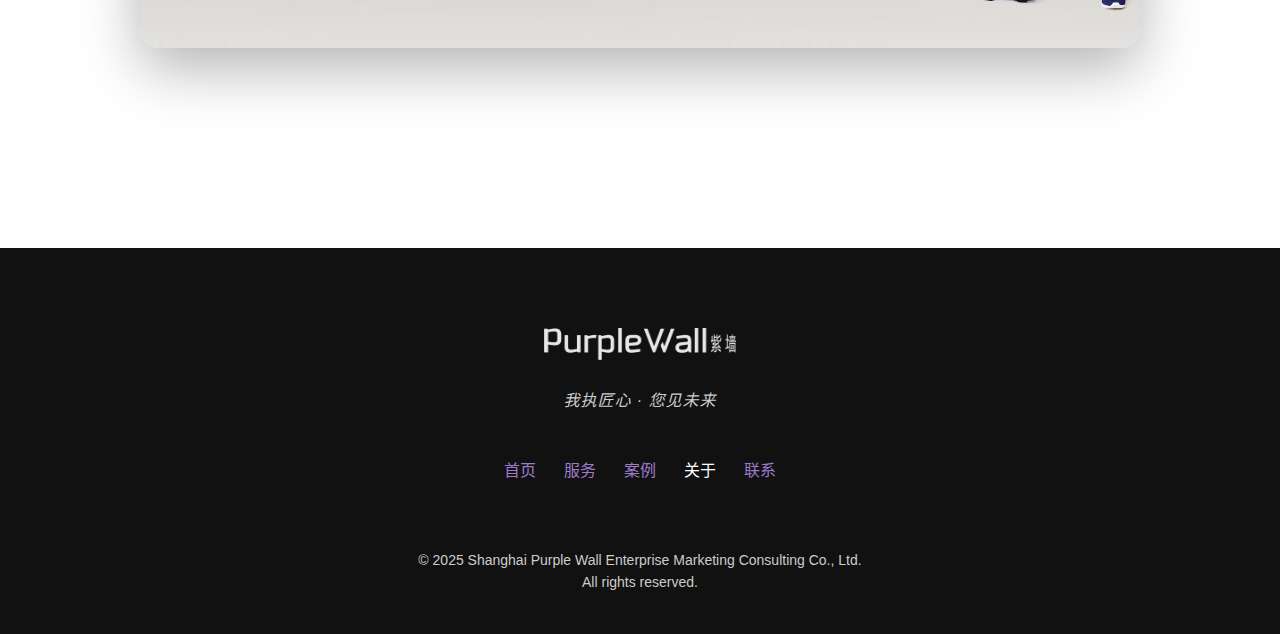
<file: about.html>
<!DOCTYPE html>
<html lang="zh-CN">
<head>
    <meta charset="UTF-8">
    <meta name="viewport" content="width=device-width, initial-scale=1.0, maximum-scale=1.0, user-scalable=no">
    <title>关于我们 | PurpleWall 上海紫墙</title>
    <link rel="stylesheet" href="https://cdnjs.cloudflare.com/ajax/libs/font-awesome/6.4.0/css/all.min.css">
    <style>
        /* 基础变量定义 */
        :root {
            /* 品牌色系 */
            --brand-purple: #7756A0;
            --brand-purple-light: #9D7BCB;
            --brand-purple-dark: #120b1a;
            --brand-accent: #9333ea;
            
            /* 文本色系 */
            --text-primary: #ffffff;
            --text-secondary: #cccccc;
            --text-dark: #333333;
            --text-light: #666666;
            
            /* 背景色系 */
            --bg-dark: #120b1a;
            --bg-card: #ffffff;
            --bg-section: #120b1a;
            --bg-footer: #111111;
            
            /* 边框和阴影 */
            --border-color: rgba(255, 255, 255, 0.1);
            --border-light: rgba(0, 0, 0, 0.1);
            --shadow-card: 0 8px 30px rgba(0, 0, 0, 0.12);
            --shadow-hover: 0 15px 40px rgba(0, 0, 0, 0.2);
            
            /* 间距和尺寸 */
            --radius: 12px;
            --maxw: 1280px;
            --pad-x: 80px;
            
            /* 过渡效果 */
            --transition: all 0.3s ease;
            --transition-slow: all 0.5s ease;
        }

        /* 基础样式重置 */
        * {
            margin: 0;
            padding: 0;
            box-sizing: border-box;
        }

        html, body {
            margin: 0;
            padding: 0;
            width: 100%;
            overflow-x: hidden;
        }

        html {
            scroll-behavior: smooth;
        }

        body {
            font-family: -apple-system, BlinkMacSystemFont, "Segoe UI", Roboto, "Helvetica Neue", Arial, "Noto Sans CJK SC", "PingFang SC", "Hiragino Sans GB", "Microsoft YaHei", sans-serif;
            color: var(--text-primary);
            background: var(--bg-section);
            line-height: 1.6;
            -webkit-font-smoothing: antialiased;
            -moz-osx-font-smoothing: grayscale;
        }

        body.subpage {
            background: #ffffff;
            color: var(--text-dark);
        }

        /* 通用容器 */
        .container {
            max-width: var(--maxw);
            margin: 0 auto;
            padding: 0 var(--pad-x);
            width: 100%;
        }

        /* 通用工具类 */
        .text-center {
            text-align: center;
        }

        /* 按钮样式 */
        .btn-primary, .btn-secondary {
            display: inline-flex;
            align-items: center;
            justify-content: center;
            padding: 14px 32px;
            border-radius: 30px;
            font-weight: 600;
            font-size: 16px;
            text-decoration: none;
            transition: var(--transition);
            cursor: pointer;
            border: none;
            outline: none;
        }

        .btn-primary {
            background: var(--text-primary);
            color: var(--brand-purple);
        }

        .btn-primary:hover {
            background: var(--brand-purple-light);
            color: var(--text-primary);
            transform: translateY(-3px);
            box-shadow: 0 10px 25px rgba(147, 51, 234, 0.3);
        }

        .btn-secondary {
            background: transparent;
            color: var(--text-primary);
            border: 1px solid var(--brand-purple-light);
        }

        .btn-secondary:hover {
            background: var(--brand-purple);
            color: var(--text-primary);
            transform: translateY(-3px);
        }

        /* 子页面按钮 */
        .subpage .btn-primary, .subpage .btn-secondary {
            color: var(--brand-purple);
            border: 1px solid var(--brand-purple);
        }

        .subpage .btn-primary {
            background: transparent;
        }

        .subpage .btn-secondary {
            background: var(--brand-purple);
            color: var(--text-primary);
        }

        .subpage .btn-primary:hover {
            background: var(--brand-purple);
            color: var(--text-primary);
        }

        .subpage .btn-secondary:hover {
            background: var(--brand-purple-light);
            border-color: var(--brand-purple-light);
        }

        /* 标题样式 */
        .section-title {
            font-size: 40px;
            font-weight: 700;
            text-align: center;
            margin-bottom: 24px;
            color: var(--text-primary);
            letter-spacing: 6px;
        }

        .section-title2 {
            font-size: 40px;
            font-weight: 700;
            text-align: center;
            margin-bottom: 24px;
            color: var(--text-primary);
            letter-spacing: 6px;
        }

        .section-subtitle {
            font-size: 16px;
            font-weight: 300;
            line-height: 1.8;
            color: var(--text-secondary);
            text-align: center;
            max-width: 600px;
            margin: 0 auto 40px;
            letter-spacing: 2px;
        }

        /* 导航栏 - 优化后的样式 */
        .header {
            position: fixed;
            top: 0;
            left: 0;
            right: 0;
            z-index: 1000;
            background: transparent;
            transition: var(--transition-slow);
            padding: 18px 0;
        }

        .header.scrolled {
            background: rgba(0, 0, 0, 0.95);
            backdrop-filter: blur(10px);
            box-shadow: 0 5px 20px rgba(0, 0, 0, 0.1);
            padding: 15px 0;
        }

        .nav {
            display: flex;
            align-items: center;
            justify-content: space-between;
        }

        .brand img {
            height: 32px;
            width: auto;
            transition: var(--transition);
        }

        .brand:hover img {
            opacity: 0.8;
        }

        .nav-links {
            display: flex;
            gap: 40px;
            align-items: center;
        }

        .nav-link {
            color: var(--brand-purple-light);
            text-decoration: none;
            font-weight: 500;
            font-size: 16px;
            padding: 8px 0;
            position: relative;
            transition: var(--transition);
            display: flex;
            align-items: center;
        }

        .nav-link:hover,
        .nav-link.active {
            color: var(--text-primary);
            font-weight: 300;
            font-size: 16px;
        }

        .nav-link::after {
            content: '';
            position: absolute;
            bottom: 0;
            left: 0;
            width: 0;
            height: 2px;
            background: var(--text-primary);
            transition: width 0.3s ease;
        }

        .nav-link:hover::after,
        .nav-link.active::after {
            width: 100%;
        }

        .menu-btn {
            display: none;
            background: transparent;
            border: 1px solid rgba(255, 255, 255, 0.2);
            color: var(--text-primary);
            font-size: 24px;
            width: 50px;
            height: 50px;
            border-radius: 50%;
            cursor: pointer;
            transition: var(--transition);
            align-items: center;
            justify-content: center;
        }

        .menu-btn:hover {
            background: rgba(255, 255, 255, 0.1);
        }

        /* 移动端导航优化 */
        @media (max-width: 992px) {
            .nav-links {
                display: none;
                position: fixed;
                top: 80px;
                left: 0;
                right: 0;
                background: rgba(0, 0, 0, 0.98);
                backdrop-filter: blur(10px);
                flex-direction: column;
                padding: 30px;
                gap: 18px;
                border-top: 1px solid rgba(255, 255, 255, 0.1);
                z-index: 999;
            }
            
            .nav-links.active {
                display: flex;
            }
            
            .menu-btn {
                display: flex;
            }
            
            .nav-link {
                font-size: 18px;
                padding: 15px 0;
                width: 100%;
                justify-content: center;
            }
        }

        /* 为所有子页面导航栏设置黑色背景 */
        body.subpage .header {
                background: rgba(0, 0, 0, 0.95);
                backdrop-filter: blur(10px);
                box-shadow: 0 5px 20px rgba(0, 0, 0, 0.1);
                padding: 15px 0;
        }

        /* 确保即使在未滚动状态下，子页面导航栏也是黑色背景 */
        body.subpage .header:not(.scrolled) {
            background: rgba(0, 0, 0, 0.95);
        }
    
        /* 移动端菜单的黑色背景保持不变 */
        @media (max-width: 992px){
            body.subpage .nav-links{
                background: rgba(0, 0, 0, 0.98) !important
            }
        }
            
        /* 子页面Hero区域 - 使用contact页面的样式和动效 */
        .sub-hero {
            position: relative;
            height: 50vh;
            min-height: 400px;
            overflow: hidden;
            margin-top: 50px;
            background: var(--bg-dark);
        }

        .sub-hero-img {
            position: absolute;
            top: 0;
            left: 0;
            width: 100%;
            height: 100%;
        }

        .sub-hero-img img {
            width: 100%;
            height: 100%;
            object-fit: cover;
            opacity: 0.4;
            filter: brightness(0.7) contrast(1.1);
        }

        .sub-hero-shade {
            position: absolute;
            top: 0;
            left: 0;
            width: 100%;
            height: 100%;
            background: linear-gradient(to bottom, 
                rgba(0, 0, 0, 0.4) 0%,
                rgba(18, 11, 26, 0.6) 50%,
                rgba(18, 11, 26, 0.8) 100%);
            z-index: 1;
        }

        .sub-hero-content {
            position: relative;
            z-index: 2;
            width: 100%;
            height: 100%;
            display: flex;
            flex-direction: column;
            align-items: center;
            justify-content: center;
            text-align: center;
        }

        .sub-hero-title {
            font-size: 48px;
            font-weight: 700;
            color: var(--text-primary);
            text-shadow: 0 4px 12px rgba(0, 0, 0, 0.5);
            opacity: 0;
            transform: translateY(30px);
            animation: fadeInUp 1s ease 0.3s forwards;
            letter-spacing: 4px;
            margin-bottom: 16px;
        }

        .sub-hero-subtitle {
            font-size: 18px;
            color: var(--text-secondary);
            opacity: 0;
            transform: translateY(20px);
            animation: fadeInUp 1s ease 0.5s forwards;
        }

        @keyframes fadeInUp {
            to {
                opacity: 1;
                transform: translateY(0);
            }
        }

        /* 内容区域样式 */
        .section {
            padding: 100px 0;
            background: var(--bg-section);
        }

        .subpage .section {
            background: #ffffff;
            color: var(--text-dark);
        }

        .cards {
            display: grid;
            grid-template-columns: repeat(3, 1fr);
            gap: 30px;
            margin-bottom: 60px;
        }

        .card {
            background: rgba(255, 255, 255, 0.05);
            border-radius: var(--radius);
            padding: 40px 30px;
            text-align: center;
            border: 1px solid rgba(255, 255, 255, 0.1);
            transition: var(--transition);
            backdrop-filter: blur(10px);
        }

        .subpage .card {
            background: #f8f8f8;
            color: var(--text-dark);
            border: 1px solid rgba(0, 0, 0, 0.1);
        }

        .card:hover {
            transform: translateY(-10px);
            border-color: var(--brand-purple-light);
            box-shadow: 0 15px 40px rgba(119, 86, 160, 0.2);
        }

        .subpage .card:hover {
            box-shadow: 0 10px 30px rgba(0, 0, 0, 0.12);
        }

        .card .h3 {
            font-size: 24px;
            font-weight: 600;
            color: var(--text-primary);
            margin-bottom: 15px;
            letter-spacing: 2px;
        }

        .subpage .card .h3 {
            color: var(--text-dark);
        }

        .card .small {
            font-size: 16px;
            color: var(--text-secondary);
            line-height: 1.6;
        }

        .subpage .card .small {
            color: var(--text-dark);
        }

        /* 图片卡片样式 */
        .card img {
            width: 100%;
            height: 300px;
            object-fit: cover;
            border-radius: calc(var(--radius) - 4px);
            transition: transform 0.5s ease;
        }

        .card:hover img {
            transform: scale(1.03);
        }

        /* 两列布局 */
        .cards[data-cols="2"] {
            grid-template-columns: repeat(2, 1fr);
            max-width: 800px;
            margin-left: auto;
            margin-right: auto;
        }

        /* 三列布局 */
        .cards[data-cols="3"] {
            grid-template-columns: repeat(3, 1fr);
        }

        /* 案例详情页样式 */
        .case-detail {
            max-width: 1000px;
            margin: 0 auto;
        }

        .case-meta-details {
            display: flex;
            justify-content: space-between;
            margin-bottom: 40px;
            padding-bottom: 20px;
            border-bottom: 1px solid rgba(255, 255, 255, 0.1);
        }

        .subpage .case-meta-details {
            border-bottom: 1px solid rgba(0, 0, 0, 0.1);
        }

        .meta-item {
            text-align: center;
            flex: 1;
        }

        .meta-item .label {
            font-size: 14px;
            color: var(--text-secondary);
            margin-bottom: 5px;
            text-transform: uppercase;
            letter-spacing: 1px;
        }

        .subpage .meta-item .label {
            color: var(--text-dark);
        }

        .meta-item .value {
            font-size: 18px;
            color: var(--text-primary);
            font-weight: 500;
        }

        .subpage .meta-item .value {
            color: var(--text-dark);
        }

        .case-description {
            font-size: 18px;
            line-height: 1.8;
            color: var(--text-secondary);
            margin-bottom: 60px;
        }

        .subpage .case-description {
            color: var(--text-dark);
        }

        /* 页脚 */
        .footer {
            background: var(--bg-footer);
            padding: 80px 0 40px;
            margin-top: 100px;
        }

        .footer-content {
            display: flex;
            flex-direction: column;
            align-items: center;
            gap: 40px;
        }

        .footer-brand {
            text-align: center;
        }

        .footer-logo {
            height: 32px;
            width: auto;
            margin-bottom: 20px;
            opacity: 0.9;
        }

        .footer-slogan {
            font-size: 16px;
            color: var(--text-secondary);
            font-style: italic;
            letter-spacing: 1px;
        }

        .footer-links {
            display: flex;
            gap: 28px;
            flex-wrap: nowrap;
            justify-content: center;
        }

        .footer-link {
            color: var(--brand-purple-light);
            text-decoration: none;
            font-size: 16px;
            transition: var(--transition);
            padding: 5px 0;
        }

        .footer-link:hover,
        .footer-link.active {
            color: var(--text-primary);
        }

        .footer-info {
            text-align: center;
            margin-top: 20px;
        }

        .footer-info p {
            font-size: 14px;
            color: var(--text-secondary);
            line-height: 1.6;
        }

        /* 响应式设计 */
        @media (max-width: 1200px) {
            :root {
                --pad-x: 40px;
            }
            
            .sub-hero-title {
                font-size: 42px;
            }
            
            .cards {
                grid-template-columns: repeat(2, 1fr);
            }
        }

        @media (max-width: 992px) {
            :root {
                --pad-x: 20px;
            }
            
            .sub-hero {
                height: 40vh;
                min-height: 350px;
            }
            
            .sub-hero-title {
                font-size: 36px;
            }
            
            .sub-hero-subtitle {
                font-size: 16px;
            }
            
            .cards {
                grid-template-columns: 1fr;
            }
            
            .footer .row {
                flex-direction: column;
                text-align: center;
            }
            
            .fnav {
                justify-content: center;
            }
        }

        @media (max-width: 768px) {
            .sub-hero {
                height: 35vh;
                min-height: 300px;
                margin-top: 70px;
            }
            
            .sub-hero-title {
                font-size: 28px;
            }
            
            .sub-hero-subtitle {
                font-size: 15px;
            }
            
            .case-meta-details {
                flex-direction: column;
                gap: 20px;
            }
            
            .meta-item {
                text-align: left;
            }
            
            .footer-links {
                flex-direction: column;
                gap: 15px;
                align-items: center;
            }
        }

        @media (max-width: 480px) {
            .sub-hero {
                height: 30vh;
                min-height: 250px;
            }
            
            .sub-hero-title {
                font-size: 24px;
            }
            
            .sub-hero-subtitle {
                font-size: 14px;
            }
            
            .section {
                padding: 60px 0;
            }
        }
    </style>
</head>
<body class="subpage">
    <!-- 导航栏 - 与主页统一 -->
    <header class="header" id="header">
        <div class="container">
            <div class="nav">
                <a href="index.html" class="brand">
                    <img src="assets/PURPLEWALL logo-bai-03.png" alt="PurpleWall">
                </a>
                <nav class="nav-links">
                    <a href="index.html" class="nav-link">首页</a>
                    <a href="services.html" class="nav-link">服务</a>
                    <a href="cases.html" class="nav-link">案例</a>
                    <a href="about.html" class="nav-link active">关于</a>
                    <a href="contact.html" class="nav-link">联系</a>
                </nav>
                <button class="menu-btn" id="menuBtn">
                    <i class="fas fa-bars"></i>
                </button>
            </div>
        </div>
    </header>
    
    <!-- 子页面Hero区域 - 使用contact页面的样式和动效 -->
    <section class="sub-hero">
        <div class="sub-hero-img">
            <img src="assets/微信图片_2025-08-11_133845_823.jpg" alt="关于我们">
        </div>
        <div class="sub-hero-shade"></div>
        <div class="sub-hero-content container">
            <h1 class="sub-hero-title">关于我们</h1>
            <p class="sub-hero-subtitle">专注高端品牌展示道具的全案服务，从创意到落地的完整解决方案</p>
        </div>
    </section>

    <!-- 主要内容区域 -->
    <main class="section">
        <div class="container">
            <div class="cards">
                <div class="card">
                    <div class="h3">创意到落地</div>
                    <div class="small">从概念设计到最终安装，我们提供一站式解决方案。单一团队全程负责，确保创意完整呈现，减少沟通成本，提升执行效率。</div>
                </div>
                <div class="card">
                    <div class="h3">柔性生产</div>
                    <div class="small">我们采用按件定制的柔性生产模式，既能满足小批量个性化需求，又能实现大规模高效生产，为您节省不必要的成本支出。</div>
                </div>
                <div class="card">
                    <div class="h3">全球协同</div>
                    <div class="small">我们在全球范围内建立高效协作网络，实现跨区域物流与安装的无缝对接，确保项目无论在世界何处都能完美落地。</div>
                </div>
            </div>
            
            <div class="case-detail">
                <div class="case-description">
                    <p>PurpleWall 上海紫墙成立于2015年，专注于高端品牌展示道具的全案服务。我们汇聚了来自设计、工程、制造和项目管理领域的专业人才，致力于为全球奢侈品牌提供从创意概念到最终落地的完整解决方案。</p>
                    
                    <p>我们的核心优势在于全链条服务能力。不同于传统供应商只负责单一环节，我们能够整合设计、打样、生产、物流、安装和维护各个环节，确保项目的高品质和一致性。这种一体化服务模式使我们能够更深入地理解品牌需求，更高效地响应市场变化。</p>
                    
                    <p>多年来，我们与众多国际知名品牌建立了长期合作关系，服务网络覆盖亚洲、欧洲和北美主要市场。每个项目对我们来说都是一次全新的挑战和创作，我们以匠人精神对待每一个细节，致力于为客户创造卓越的品牌体验空间。</p>
                </div>
                
                <div style="border-radius:20px;overflow:hidden;box-shadow:0 20px 60px rgba(0,0,0,0.3);">
                    <img src="assets/wechat_2025-08-11_125908_245.jpg" alt="PurpleWall团队" style="width:100%;height:auto;display:block;">
                </div>
            </div>
        </div>
    </main>

    <!-- 页脚 - 使用contact页面的页脚代码 -->
    <footer class="footer">
        <div class="container">
            <div class="footer-content">
                <div class="footer-brand">
                    <img src="assets/PURPLEWALL logo-bai-03.png" alt="PurpleWall" class="footer-logo">
                    <p class="footer-slogan">我执匠心 · 您见未来</p>
                </div>
                <div class="footer-links">
                    <a href="index.html" class="footer-link">首页</a>
                    <a href="services.html" class="footer-link">服务</a>
                    <a href="cases.html" class="footer-link">案例</a>
                    <a href="about.html" class="footer-link active">关于</a>
                    <a href="contact.html" class="footer-link">联系</a>
                </div>
                <div class="footer-info">
                    <p>© 2025 Shanghai Purple Wall Enterprise Marketing Consulting Co., Ltd.</p>
                    <p>All rights reserved.</p>
                </div>
            </div>
        </div>
    </footer>

    <script>
        // DOM加载完成后执行
        document.addEventListener('DOMContentLoaded', () => {
            // 1. 导航栏滚动效果
            const header = document.getElementById('header');
            const setScroll = () => {
                if (window.scrollY > 40) {
                    header.classList.add('scrolled');
                } else {
                    header.classList.remove('scrolled');
                }
            };
            
            setScroll();
            window.addEventListener('scroll', setScroll);
            
            // 2. 移动端导航菜单
            const menuBtn = document.getElementById('menuBtn');
            const navLinks = document.querySelector('.nav-links');
            
            if (menuBtn && navLinks) {
                menuBtn.addEventListener('click', () => {
                    navLinks.classList.toggle('active');
                    menuBtn.classList.toggle('active');
                    
                    // 切换菜单图标
                    const icon = menuBtn.querySelector('i');
                    if (navLinks.classList.contains('active')) {
                        icon.classList.remove('fa-bars');
                        icon.classList.add('fa-times');
                    } else {
                        icon.classList.remove('fa-times');
                        icon.classList.add('fa-bars');
                    }
                });
                
                // 点击导航链接后关闭菜单（移动端）
                const navLinksItems = navLinks.querySelectorAll('a');
                navLinksItems.forEach(link => {
                    link.addEventListener('click', () => {
                        if (window.innerWidth <= 992) {
                            navLinks.classList.remove('active');
                            const icon = menuBtn.querySelector('i');
                            icon.classList.remove('fa-times');
                            icon.classList.add('fa-bars');
                        }
                    });
                });
            }
            
            // 3. 当前页面导航链接高亮
            const currentPage = window.location.pathname.split('/').pop() || 'index.html';
            const navLinkElements = document.querySelectorAll('.nav-link');
            
            navLinkElements.forEach(link => {
                const linkHref = link.getAttribute('href');
                if (linkHref === currentPage || 
                    (currentPage === 'index.html' && linkHref === 'index.html')) {
                    link.classList.add('active');
                } else {
                    link.classList.remove('active');
                }
            });
            
            // 4. 页脚链接高亮
            const footerLinks = document.querySelectorAll('.footer-link');
            footerLinks.forEach(link => {
                const linkHref = link.getAttribute('href');
                if (linkHref === currentPage || 
                    (currentPage === 'index.html' && linkHref === 'index.html')) {
                    link.classList.add('active');
                } else {
                    link.classList.remove('active');
                }
            });
            
            // 5. 窗口大小变化处理
            window.addEventListener('resize', () => {
                // 如果窗口变大，隐藏移动端菜单
                if (window.innerWidth > 992 && navLinks) {
                    navLinks.classList.remove('active');
                    if (menuBtn) {
                        const icon = menuBtn.querySelector('i');
                        icon.classList.remove('fa-times');
                        icon.classList.add('fa-bars');
                    }
                }
            });
            
            // 6. 页面元素动画
            function animateOnScroll() {
                const elements = document.querySelectorAll('.card');
                
                elements.forEach(element => {
                    const elementPosition = element.getBoundingClientRect().top;
                    const screenPosition = window.innerHeight / 1.2;
                    
                    if (elementPosition < screenPosition) {
                        element.style.opacity = '1';
                        element.style.transform = 'translateY(0)';
                    }
                });
            }
            
            // 设置初始状态
            const animatedElements = document.querySelectorAll('.card');
            animatedElements.forEach(element => {
                element.style.opacity = '0';
                element.style.transform = 'translateY(20px)';
                element.style.transition = 'opacity 0.5s ease, transform 0.5s ease';
            });
            
            // 监听滚动
            window.addEventListener('scroll', animateOnScroll);
            
            // 初始化检查
            setTimeout(animateOnScroll, 100);
        });

        // 全局辅助函数
        function debounce(func, wait) {
            let timeout;
            return function executedFunction(...args) {
                const later = () => {
                    clearTimeout(timeout);
                    func(...args);
                };
                clearTimeout(timeout);
                timeout = setTimeout(later, wait);
            };
        }

        // 平滑滚动到锚点
        document.querySelectorAll('a[href^="#"]').forEach(anchor => {
            anchor.addEventListener('click', function(e) {
                e.preventDefault();
                const targetId = this.getAttribute('href');
                if (targetId === '#') return;
                
                const targetElement = document.querySelector(targetId);
                if (targetElement) {
                    window.scrollTo({
                        top: targetElement.offsetTop - 80,
                        behavior: 'smooth'
                    });
                }
            });
        });
    </script>
</body>
</html>
</file>
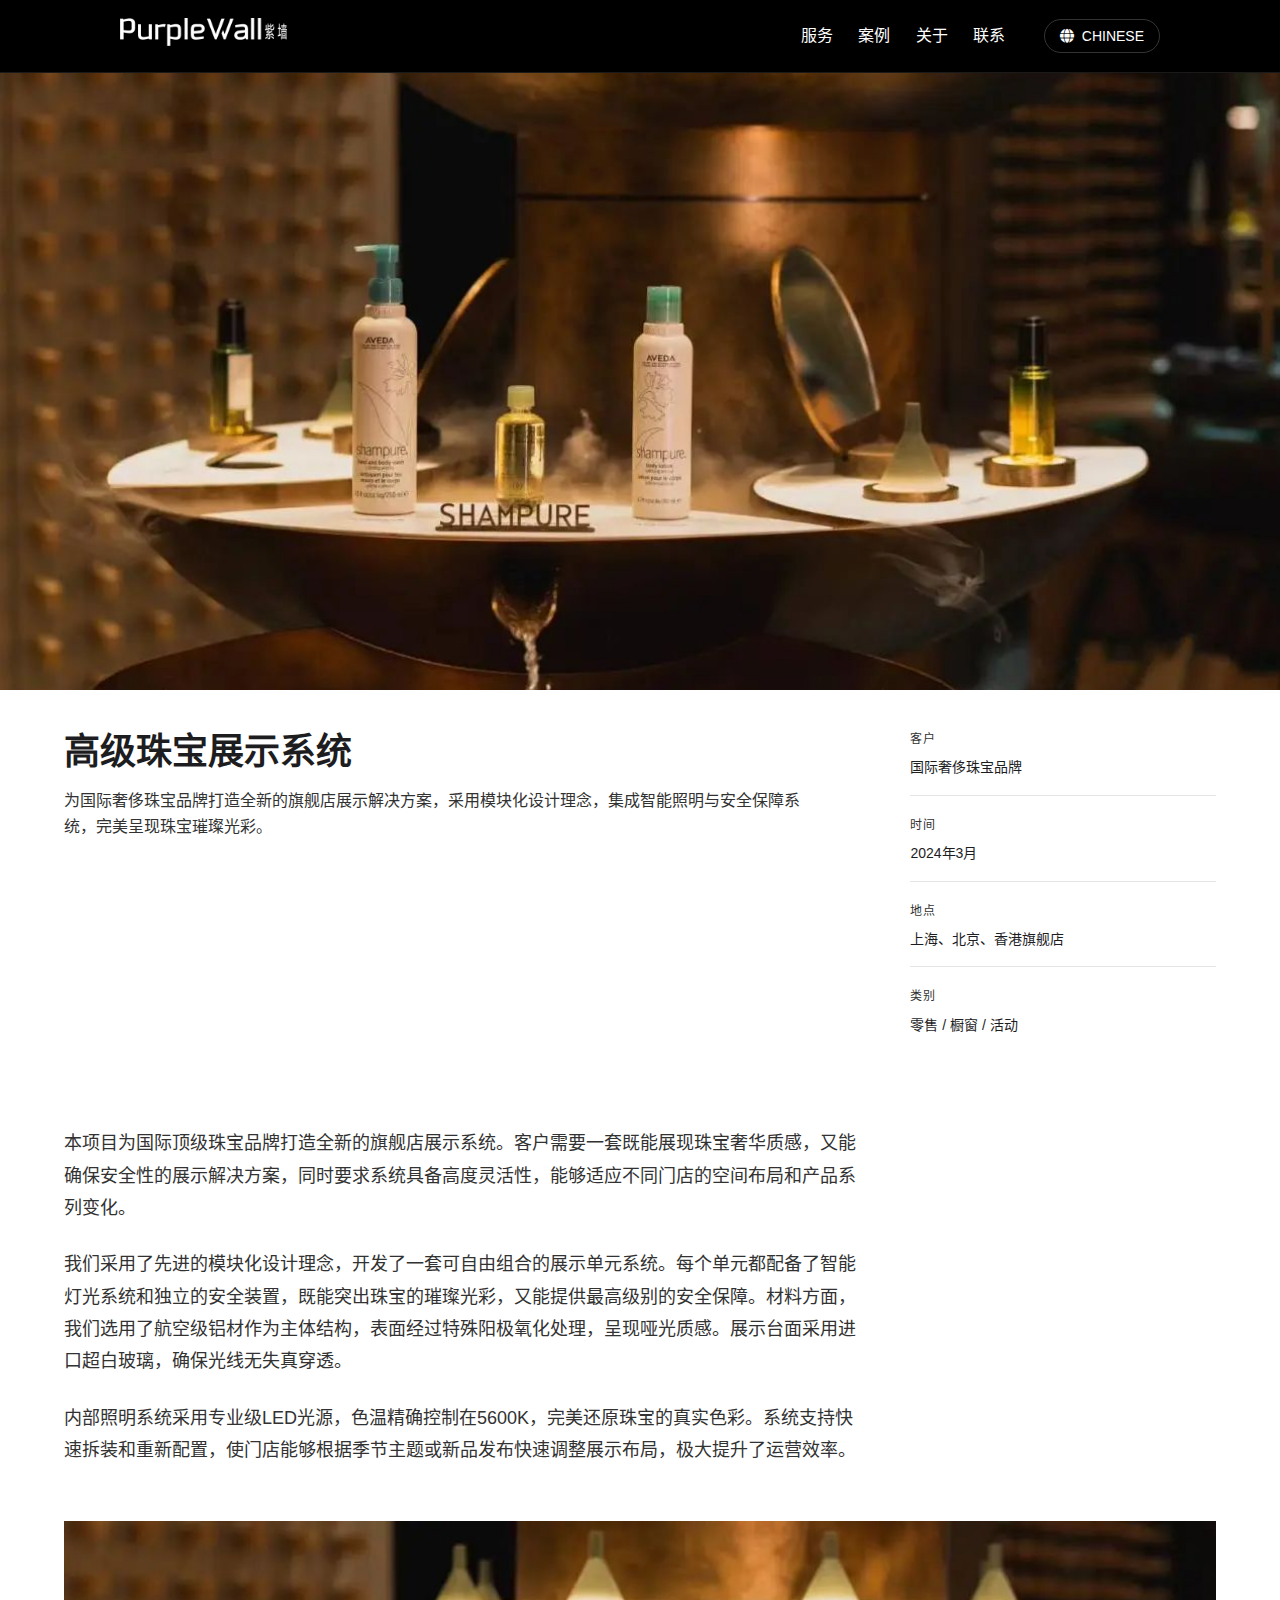
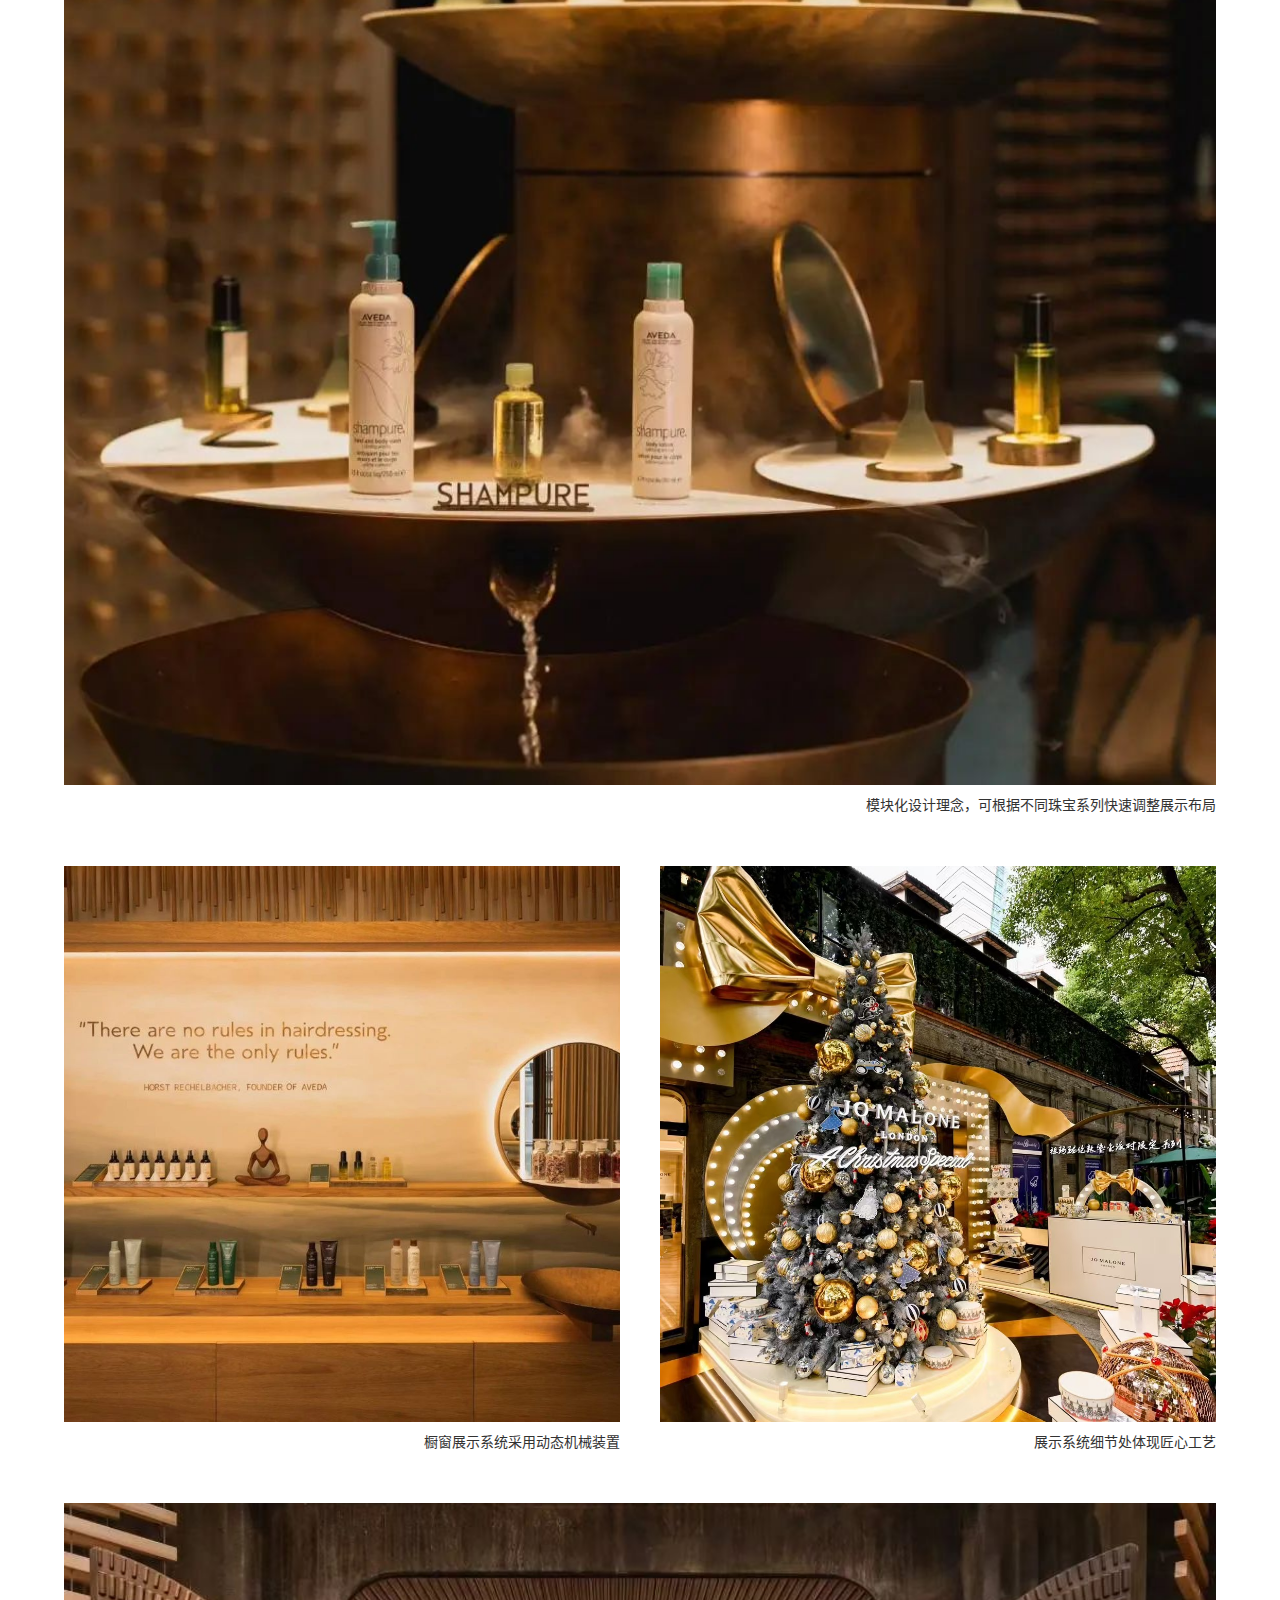
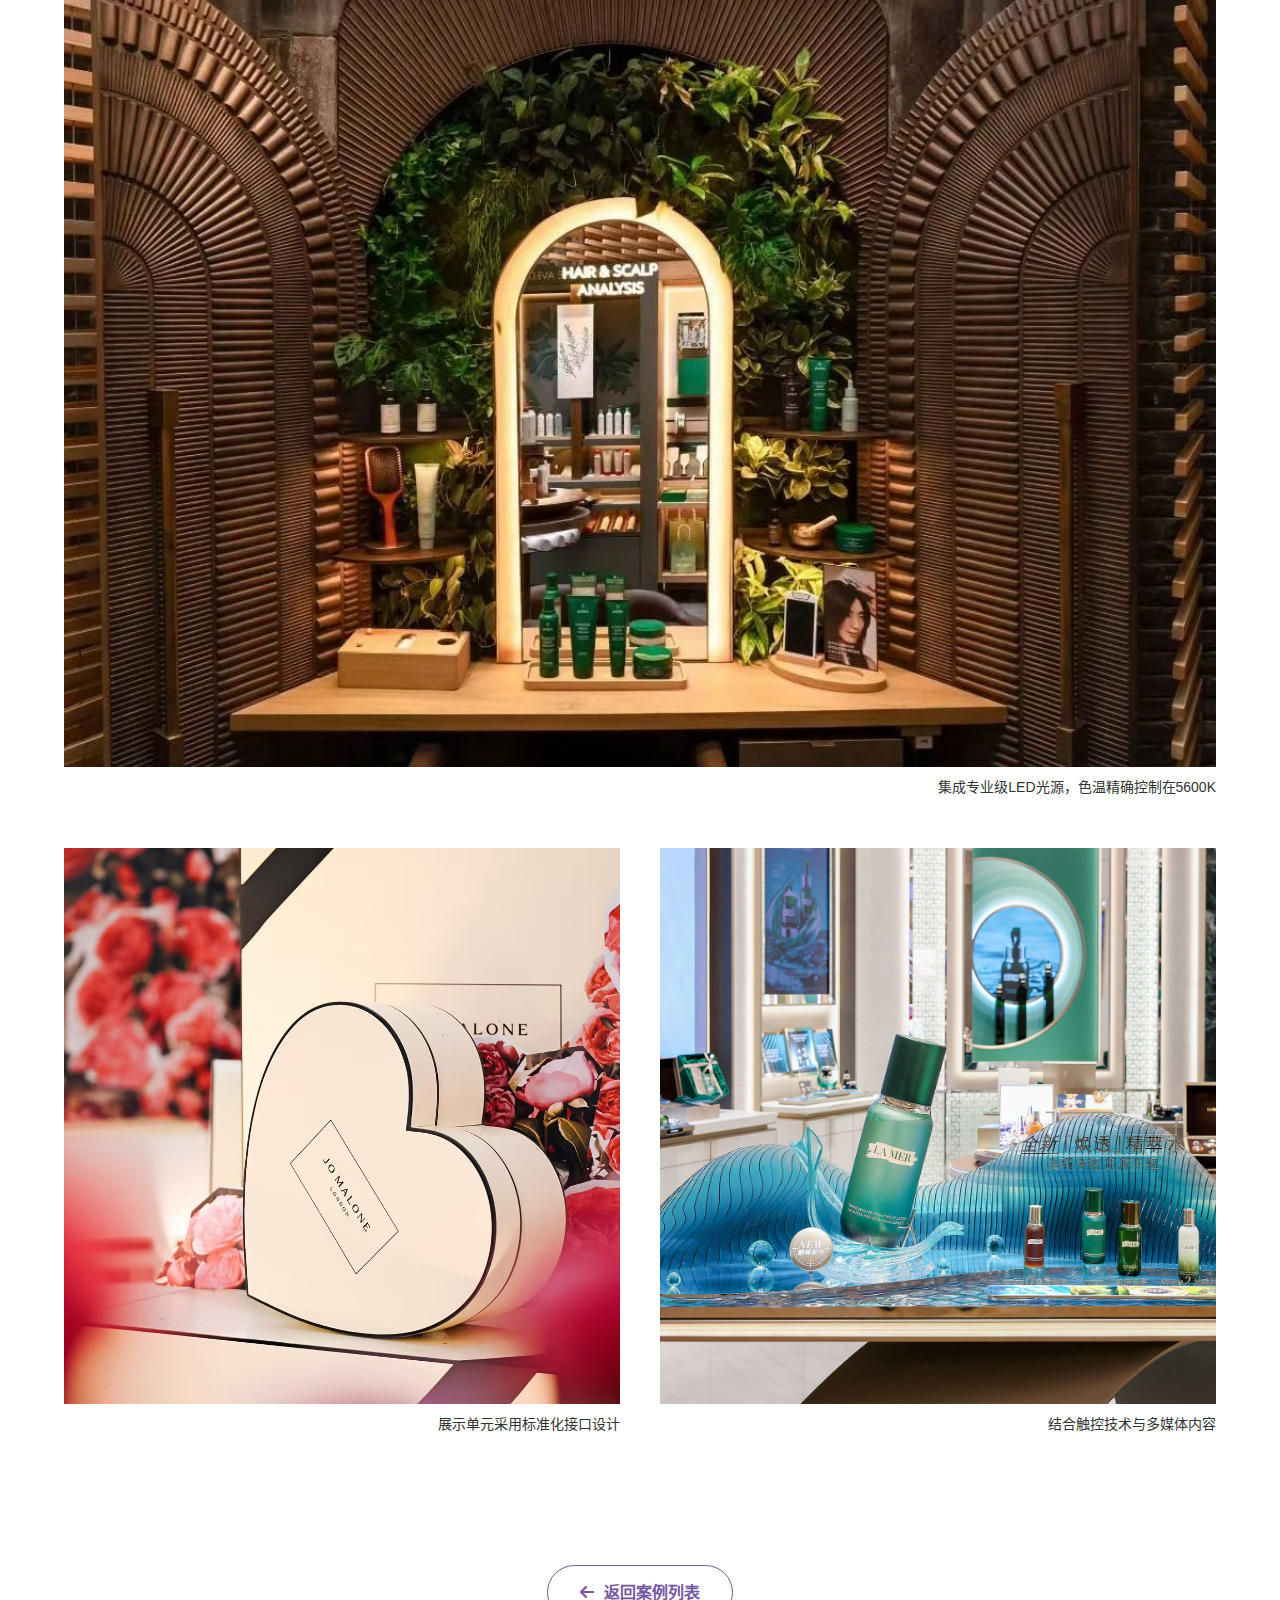
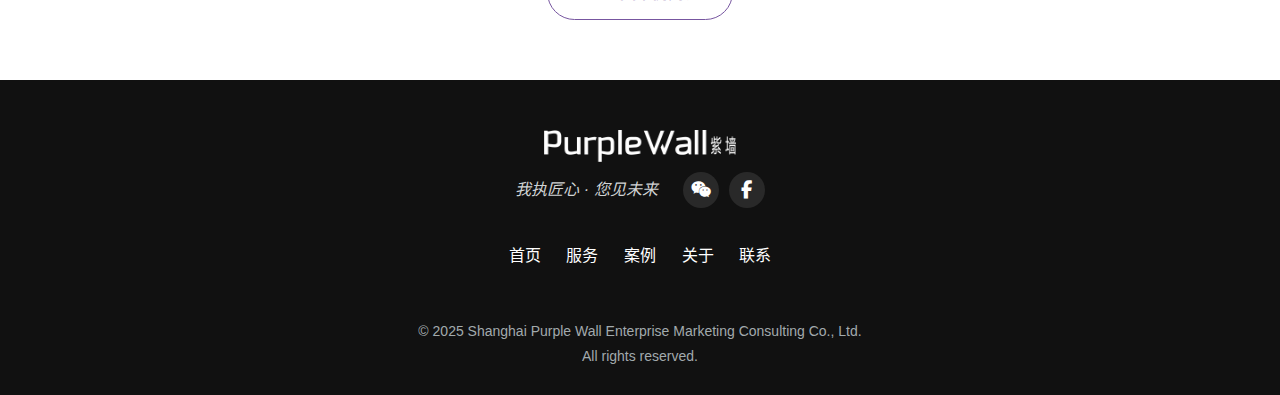
<file: case-a.html>
<!DOCTYPE html>
<html lang="zh-CN">
<head>
    <meta charset="UTF-8">
    <meta name="viewport" content="width=device-width, initial-scale=1.0, viewport-fit=cover">
    <title>高级珠宝展 | PurpleWall</title>
    <link rel="stylesheet" href="https://cdnjs.cloudflare.com/ajax/libs/font-awesome/6.4.0/css/all.min.css">
    <style>
        /* ========== 精简CSS变量 - 与案例页统一 ========== */
        :root {
            --brand: #7756A0;
            --brand-light: #9D7BCB;
            --brand-pu: #4e008e;
            --brand-gr: #d0df00;
            --brand-or: #ff8f1c;
            --brand-re: #c82272;
            --dark: #1d252d;
            --light: #ffffff;
            --radius: 12px;
            --shadow: 0 8px 30px rgba(0,0,0,0.12);
            --transition: all 0.3s ease;
            --gray1:#fafafc;
            --gray2:#f5f5f7;
            --gray3:#323232;
            --gray4:#1d1d1f;
            --gray-427c: #d0d3d4;
            --gray-428c: #c1c6c8;
            --gray-429c: #a2aaad;
            --spacing-logo: 120px;
        }

        /* ========== 基础样式 ========== */
        * { margin: 0; padding: 0; box-sizing: border-box; }
        html { scroll-behavior: smooth; }
        body {
            font-family: -apple-system, BlinkMacSystemFont, "Segoe UI", Roboto, sans-serif;
            color: var(--gray4);
            background: var(--light);
            line-height: 1.6;
            -webkit-font-smoothing: antialiased;
            overflow-x: hidden;
        }

        .container {
            max-width: 100%;
            margin: 0 auto;
            padding: 0;
        }

        /* ========== 导航栏 - 黑色背景 ========== */
        .header {
            position: fixed;
            top: 0; left: 0; right: 0;
            z-index: 1000;
            padding: 15px 0;
            transition: var(--transition);
            background: rgba(0, 0, 0, 1);
            color: var(--light);
            transform: translateY(0);
            border-bottom: 1px solid rgba(255, 255, 255, 0.1);
        }
        
        .header.hidden {
            transform: translateY(-100%);
        }
        
        .header.scrolled {
            background: rgba(0, 0, 0, 0.95);
            backdrop-filter: blur(15px) saturate(200%);
            -webkit-backdrop-filter: blur(15px) saturate(200%);
            padding: 12px 0;
        }
        
        /* 导航栏内容容器 */
        .nav-container {
            display: flex;
            align-items: center;
            justify-content: space-between;
            padding: 0 var(--spacing-logo);
            width: 100%;
        }
        
        /* Logo左对齐 */
        .brand {
            flex-shrink: 0;
            margin-left: 0;
        }
        
        .brand img {
            height: 28px;
            transition: opacity 0.3s ease;
            filter: brightness(0) invert(1);
        }
        
        .brand:hover img {
            opacity: 0.8;
        }
        
        /* 导航链接和语言切换右对齐 */
        .nav-right {
            display: flex;
            align-items: center;
            justify-content: flex-end;
            gap: clamp(20px, 3vw, 40px);
        }
        
        /* 桌面端导航链接 */
        .nav-links {
            display: flex;
            align-items: center;
            gap: clamp(20px, 2vw, 30px);
        }
        
        /* 导航链接基础样式 - 白色文字 */
        .nav-link {
            text-decoration: none;
            font-weight: 500;
            font-size: clamp(14px, 1.5vw, 16px);
            padding: 8px 0;
            position: relative;
            transition: var(--transition);
            color: var(--light);
        }
        
        /* 导航链接下划线效果 */
        .nav-link::after {
            content: '';
            position: absolute;
            bottom: 0; left: 0;
            width: 0; height: 2px;
            transition: width 0.3s ease;
        }
        
        /* 服务 - 橙色 */
        .nav-link[href="services.html"]::after {
            background: var(--brand-or);
        }
        .nav-link[href="services.html"]:hover,
        .nav-link[href="services.html"].active {
            color: var(--brand-or);
        }
        .nav-link[href="services.html"]:hover::after,
        .nav-link[href="services.html"].active::after {
            width: 100%;
        }
        
        /* 案例 - 浅紫色 */
        .nav-link[href="cases.html"]::after {
            background: var(--brand-light);
        }
        .nav-link[href="cases.html"]:hover,
        .nav-link[href="cases.html"].active {
            color: var(--brand-light);
        }
        .nav-link[href="cases.html"]:hover::after,
        .nav-link[href="cases.html"].active::after {
            width: 100%;
        }
        
        /* 关于 - 绿色 */
        .nav-link[href="about.html"]::after {
            background: var(--brand-gr);
        }
        .nav-link[href="about.html"]:hover,
        .nav-link[href="about.html"].active {
            color: var(--brand-gr);
        }
        .nav-link[href="about.html"]:hover::after,
        .nav-link[href="about.html"].active::after {
            width: 100%;
        }
        
        /* 联系 - 红色 */
        .nav-link[href="contact.html"]::after {
            background: var(--brand-re);
        }
        .nav-link[href="contact.html"]:hover,
        .nav-link[href="contact.html"].active {
            color: var(--brand-re);
        }
        .nav-link[href="contact.html"]:hover::after,
        .nav-link[href="contact.html"].active::after {
            width: 100%;
        }
        
        /* 语言切换器 */
        .language-switcher {
            position: relative;
            display: inline-block;
        }
        
        .language-btn {
            background: transparent;
            border: 1px solid rgba(255, 255, 255, 0.2);
            color: var(--light);
            border-radius: 20px;
            padding: 8px 15px;
            display: flex;
            align-items: center;
            gap: 8px;
            cursor: pointer;
            transition: var(--transition);
            font-size: 14px;
        }
        
        .language-btn:hover {
            background: rgba(255, 255, 255, 0.1);
            border-color: var(--brand-light);
        }
        
        .language-dropdown {
            position: absolute;
            top: 100%;
            right: 0;
            background: rgba(0, 0, 0, 0.95);
            backdrop-filter: blur(10px);
            border-radius: 8px;
            padding: 10px 0;
            min-width: 120px;
            box-shadow: 0 10px 30px rgba(0, 0, 0, 0.3);
            opacity: 0;
            visibility: hidden;
            transform: translateY(10px);
            transition: var(--transition);
            z-index: 1001;
        }
        
        .language-switcher:hover .language-dropdown {
            opacity: 1;
            visibility: visible;
            transform: translateY(0);
        }
        
        .language-option {
            padding: 10px 20px;
            color: #fff;
            text-decoration: none;
            display: block;
            transition: var(--transition);
            font-size: 14px;
        }
        
        .language-option:hover {
            background: rgba(255, 255, 255, 0.1);
            color: var(--brand-light);
        }
        
        .language-option.active {
            color: var(--brand-light);
            font-weight: 600;
        }
        
        /* 移动端菜单按钮 */
        .menu-btn {
            display: none;
            background: transparent;
            border: 1px solid rgba(255, 255, 255, 0.2);
            color: var(--light);
            font-size: 20px;
            width: 50px; height: 50px;
            border-radius: 50%;
            cursor: pointer;
            transition: var(--transition);
            align-items: center;
            justify-content: center;
            -webkit-tap-highlight-color: transparent;
        }
        
        .menu-btn:active {
            background: rgba(255, 255, 255, 0.1);
            transform: scale(0.95);
        }
        
        /* 移动端语言切换按钮 */
        .mobile-language-btn {
            display: none;
            background: transparent;
            border: 1px solid rgba(255, 255, 255, 0.2);
            color: var(--light);
            font-size: 20px;
            width: 50px; height: 50px;
            border-radius: 50%;
            cursor: pointer;
            transition: var(--transition);
            align-items: center;
            justify-content: center;
            -webkit-tap-highlight-color: transparent;
        }

        /* ========== Hero区域 ========== */
        .detail-hero {
            position: relative;
            width: 100%;
            margin-top: 60px;
            display: flex;
            flex-direction: column;
        }

        /* 满版底图 */
        .detail-hero-image {
            width: 100%;
            height: 70vh;
            min-height: 500px;
            overflow: hidden;
        }

        .detail-hero-image img {
            width: 100%;
            height: 100%;
            object-fit: cover;
            object-position: center;
        }

        /* 文字内容区域 */
        .detail-hero-content {
            width: 100%;
            padding: 40px clamp(20px, 5vw, 120px) 30px;
            background: var(--light);
            position: relative;
        }

        /* 宽版显示：注释文字与项目信息并排 */
        .hero-main-row {
            display: flex;
            justify-content: space-between;
            align-items: flex-start;
            margin-bottom: 30px;
        }

        /* 注释文字区域 */
        .hero-text-content {
            flex: 1;
            max-width: 65%;
        }

        .detail-hero-title {
            font-size: clamp(28px, 4vw, 36px);
            font-weight: 700;
            color: var(--gray4);
            margin-bottom: 15px;
            line-height: 1.2;
        }

        .detail-hero-subtitle {
            font-size: clamp(14px, 1.8vw, 16px);
            color: var(--gray3);
            line-height: 1.6;
            max-width: 100%;
        }

        /* 项目信息 - 宽版显示在右侧 */
        .detail-meta-container {
            flex: 0 0 30%;
            max-width: 30%;
            padding-left: 40px;
        }

        .detail-meta-list {
            display: flex;
            flex-direction: column;
            gap: 20px;
        }

        .detail-meta-item {
            text-align: left;
            border-bottom: 1px solid rgba(0, 0, 0, 0.1);
            padding-bottom: 15px;
        }

        .detail-meta-item:last-child {
            border-bottom: none;
            padding-bottom: 0;
        }

        .detail-meta-label {
            font-size: 12px;
            color: var(--gray3);
            text-transform: uppercase;
            letter-spacing: 1px;
            margin-bottom: 5px;
            display: block;
        }

        .detail-meta-value {
            font-size: 14px;
            color: var(--gray4);
            font-weight: 500;
        }

        /* ========== 内容区域 ========== */
        .case-detail-section {
            width: 100%;
            padding: 0;
            background: var(--light);
        }

        /* 案例描述 */
        .case-description {
            width: 100%;
            padding: 30px clamp(20px, 5vw, 120px);
            background: var(--light);
        }

        .case-description p {
            font-size: clamp(16px, 1.8vw, 18px);
            line-height: 1.8;
            color: var(--gray3);
            margin-bottom: 24px;
            max-width: 800px;
        }

        /* 图片网格 - 网页端/Pad端 */
        .case-gallery-desktop {
            width: 100%;
            padding: 0;
            margin: 0;
        }

        .gallery-grid {
            display: grid;
            grid-template-columns: repeat(2, 1fr);
            gap: 40px;
            padding: 0 clamp(20px, 5vw, 120px) 60px;
        }

        /* 单张图片 - 满版宽度，4:3长宽比 */
        .gallery-item.wide {
            grid-column: span 2;
            position: relative;
            overflow: hidden;
            margin-bottom: 10px;
        }
        
        .gallery-item.wide .gallery-image-container {
            width: 100%;
            height: 0;
            padding-bottom: 75%; /* 4:3长宽比 (3/4 = 0.75) */
            position: relative;
            overflow: hidden;
        }
        
        .gallery-item.wide .gallery-image {
            position: absolute;
            top: 0;
            left: 0;
            width: 100%;
            height: 100%;
            object-fit: cover;
            display: block;
        }

        /* 两张图片 - 1:1长宽比 */
        .gallery-item.single {
            position: relative;
            overflow: hidden;
            margin-bottom: 10px;
        }
        
        .gallery-item.single .gallery-image-container {
            width: 100%;
            height: 0;
            padding-bottom: 100%; /* 1:1长宽比 */
            position: relative;
            overflow: hidden;
        }
        
        .gallery-item.single .gallery-image {
            position: absolute;
            top: 0;
            left: 0;
            width: 100%;
            height: 100%;
            object-fit: cover;
            display: block;
        }

        /* 图片说明文字 - 在图片底部，右对齐，黑色小字 */
        .gallery-caption {
            text-align: right;
            padding: 10px 0 0 0;
            font-size: 14px;
            color: var(--gray3);
            line-height: 1.5;
        }

        /* ========== 手机端 ========== */
        .case-gallery-mobile {
            display: none;
            width: 100%;
            padding: 0 clamp(20px, 5vw, 40px) 40px;
        }

        .mobile-gallery-item {
            margin-bottom: 30px;
            width: 100%;
        }

        /* 手机端图片 - 3:4长宽比 */
        .mobile-gallery-image-container {
            width: 100%;
            height: 0;
            padding-bottom: 133.33%; /* 3:4长宽比 (4/3 = 1.3333) */
            position: relative;
            overflow: hidden;
            border-radius: 5px;
        }

        .mobile-gallery-image {
            position: absolute;
            top: 0;
            left: 0;
            width: 100%;
            height: 100%;
            object-fit: cover;
            display: block;
        }

        /* 手机端图片说明文字 */
        .mobile-gallery-caption {
            text-align: right;
            padding: 10px 0 0 0;
            font-size: 14px;
            color: var(--gray3);
            line-height: 1.5;
        }

        /* 返回按钮 */
        .back-to-cases {
            text-align: center;
            padding: 60px clamp(20px, 5vw, 120px);
            background: var(--light);
        }

        .btn-secondary {
            display: inline-flex;
            align-items: center;
            justify-content: center;
            padding: 14px 32px;
            border-radius: 30px;
            font-weight: 600;
            font-size: clamp(14px, 1.6vw, 16px);
            text-decoration: none;
            transition: var(--transition);
            cursor: pointer;
            border: 1px solid var(--brand);
            background: transparent;           
            color: var(--brand);
            min-height: 42px;
            min-width: 120px;
        }
        
        .btn-secondary:hover {
            background: var(--brand);
            color: var(--light);
            transform: translateY(-3px);
        }

        /* ========== 页脚 ========== */
        .footer {
            background: #111;
            padding: clamp(30px, 4vw, 50px) clamp(20px, 5vw, 120px) clamp(15px, 2vw, 30px);
            margin-top: 0;
        }
        
        .footer-content {
            display: flex;
            flex-direction: column;
            align-items: center;
            gap: clamp(20px, 3vw, 30px);
        }
        
        .footer-brand {
            text-align: center;
            display: flex;
            flex-direction: column;
            align-items: center;
            gap: 10px;
        }
        
        .footer-logo { 
            height: 32px; 
            margin-bottom: 0;
        }

        .footer-slogan {
            font-size: 16px;
            color: var(--gray-427c);
            font-style: italic;
            display: flex;
            align-items: center;
            gap: 15px;
            flex-wrap: wrap;
            justify-content: center;
        }
        
        /* 社交媒体图标 */
        .social-icons {
            display: flex;
            gap: 10px;
            margin-left: 10px;
        }
        
        .social-icon {
            display: flex;
            align-items: center;
            justify-content: center;
            width: 36px;
            height: 36px;
            border-radius: 50%;
            background: rgba(255, 255, 255, 0.1);
            color: var(--light);
            font-size: 18px;
            transition: var(--transition);
            cursor: pointer;
            text-decoration: none;
        }
        
        .social-icon:hover {
            background: var(--brand-light);
            transform: translateY(-3px);
        }
        
        /* 页脚链接 */
        .footer-links {
            display: flex;
            gap: clamp(20px, 2vw, 30px);
        }
        
        .footer-link {
            text-decoration: none;
            transition: var(--transition);
            font-size: clamp(14px, 1.5vw, 16px);
            padding: 5px 0;
            position: relative;
            color: var(--light);
        }
        
        /* 页脚链接悬停效果 */
        .footer-link[href="index.html"]:hover {
            color: var(--light);
            opacity: 0.8;
        }
        
        .footer-link[href="services.html"]:hover {
            color: var(--brand-or);
            opacity: 0.8;
        }
        
        .footer-link[href="cases.html"]:hover {
            color: var(--brand-light);
            opacity: 0.8;
        }
        
        .footer-link[href="about.html"]:hover {
            color: var(--brand-gr);
            opacity: 0.8;
        }
        
        .footer-link[href="contact.html"]:hover {
            color: var(--brand-re);
            opacity: 0.8;
        }
        
        .footer-info {
            text-align: center;
            width: 100%;
            margin-top: 15px;
        }
        
        .footer-info p {
            font-size: 14px;
            color: var(--gray-429c);
            text-align: center;
            line-height: 1.8;
            margin: 0;
            padding: 0;
        }

        /* 二维码弹窗 */
        .qrcode-modal {
            display: none;
            position: fixed;
            top: 0;
            left: 0;
            width: 100%;
            height: 100%;
            background: rgba(0, 0, 0, 0.8);
            z-index: 2000;
            align-items: center;
            justify-content: center;
        }
        
        .qrcode-content {
            background: var(--light);
            padding: 30px;
            border-radius: var(--radius);
            text-align: center;
            max-width: 300px;
            box-shadow: 0 10px 30px rgba(0, 0, 0, 0.3);
            position: relative;
        }
        
        .qrcode-content h3 {
            margin-bottom: 15px;
            color: var(--brand);
        }
        
        .qrcode-content img {
            width: 200px;
            height: 200px;
            margin-bottom: 15px;
        }
        
        .close-qrcode {
            position: absolute;
            top: 10px;
            right: 15px;
            font-size: 24px;
            cursor: pointer;
            color: var(--gray3);
        }

        /* ========== 响应式设计 ========== */
        /* Pad端 (769px-1024px) */
        @media (min-width: 769px) and (max-width: 1024px) {
            :root {
                --spacing-logo: 60px;
            }
            
            .nav-container {
                padding: 0 var(--spacing-logo);
            }
            
            .detail-hero-image {
                height: 60vh;
                min-height: 400px;
            }
            
            .detail-hero-content,
            .case-description,
            .gallery-grid {
                padding: 40px var(--spacing-logo) 30px;
            }
            
            .hero-text-content {
                max-width: 60%;
            }
            
            .detail-meta-container {
                max-width: 35%;
            }
            
            .gallery-grid {
                gap: 30px;
            }
            
            .footer {
                padding: clamp(30px, 4vw, 50px) var(--spacing-logo) clamp(15px, 2vw, 30px);
            }
        }
        
        /* 窄版、Pad和手机端 - 注释文字和项目信息上下排列 */
        @media (max-width: 1024px) {
            .hero-main-row {
                flex-direction: column;
            }
            
            .hero-text-content {
                max-width: 100%;
                margin-bottom: 30px;
            }
            
            .detail-meta-container {
                max-width: 100%;
                width: 100%;
                padding-left: 0;
            }
            
            .detail-meta-list {
                display: grid;
                grid-template-columns: repeat(2, 1fr);
                gap: 20px;
            }
            
            .detail-meta-item {
                border-bottom: none;
                padding-bottom: 0;
            }
        }
        
        /* 手机端 (<=768px) */
        @media (max-width: 768px) {
            :root {
                --spacing-logo: 20px;
            }
            
            .nav-container {
                padding: 0 var(--spacing-logo);
            }
            
            /* 手机端折叠导航栏 */
            .nav-links {
                display: none;
                position: fixed;
                top: 70px;
                right: var(--spacing-logo);
                background: rgba(0, 0, 0, 0.95);
                backdrop-filter: blur(10px);
                border-radius: 8px;
                padding: 15px 0;
                min-width: 180px;
                box-shadow: 0 10px 30px rgba(0, 0, 0, 0.3);
                z-index: 999;
                flex-direction: column;
                gap: 0;
            }
            
            .nav-links.active { 
                display: flex; 
            }
            
            .menu-btn,
            .mobile-language-btn { 
                display: flex; 
                align-items: center;
                justify-content: center;
                width: 44px;
                height: 44px;
                border: 2px solid rgba(255, 255, 255, 0.3);
            }
            
            .language-switcher {
                display: none;
            }
            
            /* 移动端语言下拉菜单 */
            .mobile-language-dropdown {
                position: fixed;
                top: 70px;
                right: calc(var(--spacing-logo) + 60px);
                background: rgba(0, 0, 0, 0.95);
                backdrop-filter: blur(10px);
                border-radius: 8px;
                padding: 15px 0;
                min-width: 120px;
                box-shadow: 0 10px 30px rgba(0, 0, 0, 0.3);
                z-index: 1001;
                display: none;
            }
            
            .mobile-language-dropdown.active {
                display: block;
            }
            
            .mobile-language-option {
                padding: 12px 25px;
                color: #fff;
                text-decoration: none;
                display: block;
                font-size: 16px;
                transition: var(--transition);
                border-bottom: 1px solid rgba(255, 255, 255, 0.1);
            }
            
            .mobile-language-option:last-child {
                border-bottom: none;
            }
            
            /* 手机端Hero区域 */
            .detail-hero-image {
                height: 50vh;
                min-height: 350px;
            }
            
            .detail-hero-content,
            .case-description {
                padding: 30px var(--spacing-logo) 20px;
            }
            
            .detail-meta-list {
                grid-template-columns: 1fr;
                gap: 15px;
            }
            
            /* 手机端显示单列图片，隐藏桌面端图片网格 */
            .case-gallery-desktop {
                display: none;
            }
            
            .case-gallery-mobile {
                display: block;
            }
            
            .back-to-cases {
                padding: 40px var(--spacing-logo);
            }
            
            /* 页脚调整 */
            .footer {
                padding: 40px var(--spacing-logo) 30px;
            }
            
            .footer-links {
                gap: 15px;
                justify-content: center;
                flex-wrap: nowrap;
                overflow-x: auto;
                padding-bottom: 10px;
            }
            
            .footer-link {
                font-size: 14px;
            }
            
            .footer-slogan {
                flex-direction: column;
                gap: 15px;
            }
        }
        
        /* 大手机端 (481px-768px) */
        @media (max-width: 768px) and (min-width: 481px) {
            .detail-hero-image {
                height: 55vh;
                min-height: 400px;
            }
            
            .detail-meta-list {
                grid-template-columns: repeat(2, 1fr);
            }
        }
        
        /* 小手机端 (<=480px) */
        @media (max-width: 480px) {
            .detail-hero-image {
                height: 45vh;
                min-height: 300px;
            }
            
            .detail-hero-title {
                font-size: 24px;
            }
            
            .detail-hero-subtitle {
                font-size: 14px;
            }
        }
        
        /* 移动端菜单容器 */
        .mobile-menu-container {
            display: none;
            align-items: center;
            gap: 10px;
        }
        
        @media (max-width: 768px) {
            .mobile-menu-container {
                display: flex;
            }
        }
        
        /* 确保在电脑端缩小宽度时导航栏不折叠 */
        @media (min-width: 769px) {
            .nav-links {
                display: flex !important;
            }
            
            .menu-btn,
            .mobile-language-btn {
                display: none !important;
            }
            
            .mobile-language-dropdown {
                display: none !important;
            }
        }
    </style>
</head>
<body>
    <!-- 二维码弹窗 -->
    <div id="qrcodeModal" class="qrcode-modal">
        <div class="qrcode-content">
            <span class="close-qrcode">&times;</span>
            <h3>关注PurpleWall微信</h3>
            <img src="assets/640.png" alt="微信公众号二维码">
            <p>扫描二维码关注我们</p>
        </div>
    </div>
    
    <!-- 导航栏 - 黑色背景 -->
    <header class="header" id="header">
        <div class="nav-container">
            <!-- Logo左对齐 -->
            <a href="index.html" class="brand">
                <img src="assets/PURPLEWALL logo-bai-03.png" alt="PurpleWall">
            </a>
            
            <!-- 导航链接和语言切换右对齐 -->
            <div class="nav-right">
                <!-- 桌面端导航链接 -->
                <nav class="nav-links">
                    <a href="services.html" class="nav-link">服务</a>
                    <a href="cases.html" class="nav-link active">案例</a>
                    <a href="about.html" class="nav-link">关于</a>
                    <a href="contact.html" class="nav-link">联系</a>
                </nav>
                
                <!-- 语言切换器 -->
                <div class="language-switcher">
                    <button class="language-btn">
                        <i class="fas fa-globe"></i>
                        <span>CHINESE</span>
                    </button>
                    <div class="language-dropdown">
                        <a href="#" class="language-option active">CH</a>
                        <a href="#" class="language-option">EN</a>
                        <a href="#" class="language-option">FR</a>
                    </div>
                </div>
            </div>
            
            <!-- 移动端菜单按钮和语言切换 -->
            <div class="mobile-menu-container">
                <button class="mobile-language-btn" id="mobileLanguageBtn">
                    <i class="fas fa-globe"></i>
                </button>
                <button class="menu-btn" id="menuBtn">
                    <i class="fas fa-bars"></i>
                </button>
            </div>
        </div>
    </header>
    
    <!-- 详情页Hero区域 -->
    <section class="detail-hero">
        <!-- 满版底图 -->
        <div class="detail-hero-image">
            <img src="assets/2025-08-11_133845_823.jpg" alt="高级珠宝展示系统">
        </div>
        
        <!-- 文字内容区域 -->
        <div class="detail-hero-content">
            <div class="hero-main-row">
                <div class="hero-text-content">
                    <h1 class="detail-hero-title">高级珠宝展示系统</h1>
                    <p class="detail-hero-subtitle">为国际奢侈珠宝品牌打造全新的旗舰店展示解决方案，采用模块化设计理念，集成智能照明与安全保障系统，完美呈现珠宝璀璨光彩。</p>
                </div>
                
                <!-- 项目信息 - 宽版显示在右侧 -->
                <div class="detail-meta-container">
                    <div class="detail-meta-list">
                        <div class="detail-meta-item">
                            <span class="detail-meta-label">客户</span>
                            <span class="detail-meta-value">国际奢侈珠宝品牌</span>
                        </div>
                        <div class="detail-meta-item">
                            <span class="detail-meta-label">时间</span>
                            <span class="detail-meta-value">2024年3月</span>
                        </div>
                        <div class="detail-meta-item">
                            <span class="detail-meta-label">地点</span>
                            <span class="detail-meta-value">上海、北京、香港旗舰店</span>
                        </div>
                        <div class="detail-meta-item">
                            <span class="detail-meta-label">类别</span>
                            <span class="detail-meta-value">零售 / 橱窗 / 活动</span>
                        </div>
                    </div>
                </div>
            </div>
        </div>
    </section>

    <!-- 案例描述 -->
    <div class="case-description">
        <p>本项目为国际顶级珠宝品牌打造全新的旗舰店展示系统。客户需要一套既能展现珠宝奢华质感，又能确保安全性的展示解决方案，同时要求系统具备高度灵活性，能够适应不同门店的空间布局和产品系列变化。</p>
        <p>我们采用了先进的模块化设计理念，开发了一套可自由组合的展示单元系统。每个单元都配备了智能灯光系统和独立的安全装置，既能突出珠宝的璀璨光彩，又能提供最高级别的安全保障。材料方面，我们选用了航空级铝材作为主体结构，表面经过特殊阳极氧化处理，呈现哑光质感。展示台面采用进口超白玻璃，确保光线无失真穿透。</p>
        <p>内部照明系统采用专业级LED光源，色温精确控制在5600K，完美还原珠宝的真实色彩。系统支持快速拆装和重新配置，使门店能够根据季节主题或新品发布快速调整展示布局，极大提升了运营效率。</p>
    </div>

    <!-- 网页端/Pad端图片网格 -->
    <div class="case-gallery-desktop">
        <div class="gallery-grid">
            <!-- 图片1 - 单张满版，4:3长宽比 -->
            <div class="gallery-item wide">
                <div class="gallery-image-container">
                    <img src="assets/2025-08-11_133845_823.jpg" alt="旗舰店主展示区" class="gallery-image">
                </div>
                <div class="gallery-caption">模块化设计理念，可根据不同珠宝系列快速调整展示布局</div>
            </div>
            
            <!-- 图片2 - 左边，1:1长宽比 -->
            <div class="gallery-item single">
                <div class="gallery-image-container">
                    <img src="assets/2025-08-11_133856_756.jpg" alt="橱窗展示效果" class="gallery-image">
                </div>
                <div class="gallery-caption">橱窗展示系统采用动态机械装置</div>
            </div>
            
            <!-- 图片3 - 右边，1:1长宽比 -->
            <div class="gallery-item single">
                <div class="gallery-image-container">
                    <img src="assets/20250417121703.jpg" alt="细节工艺展示" class="gallery-image">
                </div>
                <div class="gallery-caption">展示系统细节处体现匠心工艺</div>
            </div>
            
            <!-- 图片4 - 单张满版，4:3长宽比 -->
            <div class="gallery-item wide">
                <div class="gallery-image-container">
                    <img src="assets/2025-08-11_133913_165.jpg" alt="智能照明系统" class="gallery-image">
                </div>
                <div class="gallery-caption">集成专业级LED光源，色温精确控制在5600K</div>
            </div>
            
            <!-- 图片5 - 左边，1:1长宽比 -->
            <div class="gallery-item single">
                <div class="gallery-image-container">
                    <img src="assets/20250417121620.jpg" alt="模块化设计" class="gallery-image">
                </div>
                <div class="gallery-caption">展示单元采用标准化接口设计</div>
            </div>
            
            <!-- 图片6 - 右边，1:1长宽比 -->
            <div class="gallery-item single">
                <div class="gallery-image-container">
                    <img src="assets/1803.jpg" alt="互动展示" class="gallery-image">
                </div>
                <div class="gallery-caption">结合触控技术与多媒体内容</div>
            </div>
        </div>
    </div>
    
    <!-- 手机端单列图片 -->
    <div class="case-gallery-mobile">
        <!-- 图片1 -->
        <div class="mobile-gallery-item">
            <div class="mobile-gallery-image-container">
                <img src="assets/2025-08-11_133845_823.jpg" alt="旗舰店主展示区" class="mobile-gallery-image">
            </div>
            <div class="mobile-gallery-caption">模块化设计理念，可根据不同珠宝系列快速调整展示布局</div>
        </div>
        
        <!-- 图片2 -->
        <div class="mobile-gallery-item">
            <div class="mobile-gallery-image-container">
                <img src="assets/2025-08-11_133856_756.jpg" alt="橱窗展示效果" class="mobile-gallery-image">
            </div>
            <div class="mobile-gallery-caption">橱窗展示系统采用动态机械装置</div>
        </div>
        
        <!-- 图片3 -->
        <div class="mobile-gallery-item">
            <div class="mobile-gallery-image-container">
                <img src="assets/20250417121703.jpg" alt="细节工艺展示" class="mobile-gallery-image">
            </div>
            <div class="mobile-gallery-caption">展示系统细节处体现匠心工艺</div>
        </div>
        
        <!-- 图片4 -->
        <div class="mobile-gallery-item">
            <div class="mobile-gallery-image-container">
                <img src="assets/2025-08-11_133913_165.jpg" alt="智能照明系统" class="mobile-gallery-image">
            </div>
            <div class="mobile-gallery-caption">集成专业级LED光源，色温精确控制在5600K</div>
        </div>
        
        <!-- 图片5 -->
        <div class="mobile-gallery-item">
            <div class="mobile-gallery-image-container">
                <img src="assets/20250417121620.jpg" alt="模块化设计" class="mobile-gallery-image">
            </div>
            <div class="mobile-gallery-caption">展示单元采用标准化接口设计</div>
        </div>
        
        <!-- 图片6 -->
        <div class="mobile-gallery-item">
            <div class="mobile-gallery-image-container">
                <img src="assets/1803.jpg" alt="互动展示" class="mobile-gallery-image">
            </div>
            <div class="mobile-gallery-caption">结合触控技术与多媒体内容</div>
        </div>
    </div>

    <!-- 返回按钮 -->
    <div class="back-to-cases">
        <a href="cases.html" class="btn-secondary">
            <i class="fas fa-arrow-left" style="margin-right:10px;"></i> 返回案例列表
        </a>
    </div>

    <!-- 移动端语言下拉菜单 -->
    <div class="mobile-language-dropdown" id="mobileLanguageDropdown">
        <a href="#" class="mobile-language-option active">CH</a>
        <a href="#" class="mobile-language-option">EN</a>
        <a href="#" class="mobile-language-option">FR</a>
    </div>

    <!-- 页脚 -->
    <footer class="footer">
        <div class="container">
            <div class="footer-content">
                <div class="footer-brand">
                    <img src="assets/PURPLEWALL logo-bai-03.png" alt="PurpleWall" class="footer-logo">
                    <div class="footer-slogan">
                        <span>我执匠心 · 您见未来</span>
                        <div class="social-icons">
                            <a href="javascript:void(0)" class="social-icon" id="wechatBtn">
                                <i class="fab fa-weixin"></i>
                            </a>
                            <a href="https://www.facebook.com/" target="_blank" class="social-icon">
                                <i class="fab fa-facebook-f"></i>
                            </a>
                        </div>
                    </div>
                </div>
                <div class="footer-links">
                    <a href="index.html" class="footer-link">首页</a>
                    <a href="services.html" class="footer-link">服务</a>
                    <a href="cases.html" class="footer-link active">案例</a>
                    <a href="about.html" class="footer-link">关于</a>
                    <a href="contact.html" class="footer-link">联系</a>
                </div>
                <div class="footer-info">
                    <p>© 2025 Shanghai Purple Wall Enterprise Marketing Consulting Co., Ltd.</p>
                    <p>All rights reserved.</p>
                </div>
            </div>
        </div>
    </footer>

    <script>
        // ========== 核心功能类 ==========
        class CaseDetail {
            constructor() {
                this.init();
            }
            
            init() {
                this.setupNav();
                this.setupScrollHideNav();
                this.setupSocialMedia();
                this.setupQrcodeModal();
            }
            
            // 导航功能
            setupNav() {
                const header = document.getElementById('header');
                const menuBtn = document.getElementById('menuBtn');
                const navLinks = document.querySelector('.nav-links');
                const mobileLanguageBtn = document.getElementById('mobileLanguageBtn');
                const mobileLanguageDropdown = document.getElementById('mobileLanguageDropdown');
                
                // 滚动效果
                const updateHeader = () => header.classList.toggle('scrolled', window.scrollY > 40);
                updateHeader();
                window.addEventListener('scroll', updateHeader);
                
                // 移动菜单
                if (menuBtn && navLinks) {
                    menuBtn.addEventListener('click', (e) => {
                        e.stopPropagation();
                        const isActive = navLinks.classList.toggle('active');
                        menuBtn.querySelector('i').className = isActive ? 'fas fa-times' : 'fas fa-bars';
                        
                        // 如果打开菜单，关闭语言下拉菜单
                        if (isActive) {
                            if (mobileLanguageDropdown) {
                                mobileLanguageDropdown.classList.remove('active');
                            }
                        }
                    });
                }
                
                // 移动端语言切换按钮
                if (mobileLanguageBtn && mobileLanguageDropdown) {
                    mobileLanguageBtn.addEventListener('click', (e) => {
                        e.stopPropagation();
                        const isActive = mobileLanguageDropdown.classList.toggle('active');
                        
                        // 如果打开语言下拉菜单，关闭导航菜单
                        if (isActive) {
                            if (navLinks) {
                                navLinks.classList.remove('active');
                            }
                            if (menuBtn) {
                                menuBtn.querySelector('i').className = 'fas fa-bars';
                            }
                        }
                    });
                }
                
                // 点击页面其他区域关闭所有下拉菜单
                document.addEventListener('click', (e) => {
                    const isMenuBtn = menuBtn && menuBtn.contains(e.target);
                    const isNavLinks = navLinks && navLinks.contains(e.target);
                    const isLanguageBtn = mobileLanguageBtn && mobileLanguageBtn.contains(e.target);
                    const isLanguageDropdown = mobileLanguageDropdown && mobileLanguageDropdown.contains(e.target);
                    
                    if (!isMenuBtn && !isNavLinks && navLinks && navLinks.classList.contains('active')) {
                        navLinks.classList.remove('active');
                        if (menuBtn) {
                            menuBtn.querySelector('i').className = 'fas fa-bars';
                        }
                    }
                    
                    if (!isLanguageBtn && !isLanguageDropdown && mobileLanguageDropdown && mobileLanguageDropdown.classList.contains('active')) {
                        mobileLanguageDropdown.classList.remove('active');
                    }
                });
                
                // 当前页面高亮
                const currentPage = location.pathname.split('/').pop() || 'index.html';
                document.querySelectorAll('.nav-link').forEach(link => {
                    link.classList.toggle('active', link.getAttribute('href') === currentPage);
                });
                
                // 页脚链接高亮
                document.querySelectorAll('.footer-link').forEach(link => {
                    link.classList.toggle('active', link.getAttribute('href') === currentPage);
                });
                
                // 点击语言下拉菜单选项
                const languageOptions = document.querySelectorAll('.language-option, .mobile-language-option');
                languageOptions.forEach(option => {
                    option.addEventListener('click', (e) => {
                        e.preventDefault();
                        const lang = option.textContent;
                        alert(`切换到 ${lang}`);
                        
                        // 更新活动状态
                        languageOptions.forEach(opt => opt.classList.remove('active'));
                        option.classList.add('active');
                        
                        // 关闭下拉菜单
                        if (mobileLanguageDropdown) {
                            mobileLanguageDropdown.classList.remove('active');
                        }
                    });
                });
            }
            
            // 滚动时隐藏/显示导航栏
            setupScrollHideNav() {
                const header = document.getElementById('header');
                let lastScrollTop = 0;
                const scrollThreshold = 60;
                
                window.addEventListener('scroll', () => {
                    const scrollTop = window.pageYOffset || document.documentElement.scrollTop;
                    
                    if (scrollTop > lastScrollTop && scrollTop > scrollThreshold) {
                        // 向下滚动，隐藏导航栏
                        header.classList.add('hidden');
                    } else {
                        // 向上滚动，显示导航栏
                        header.classList.remove('hidden');
                    }
                    
                    lastScrollTop = scrollTop <= 0 ? 0 : scrollTop;
                });
            }
            
            // 社交媒体功能
            setupSocialMedia() {
                // 微信按钮点击事件
                const wechatBtn = document.getElementById('wechatBtn');
                if (wechatBtn) {
                    wechatBtn.addEventListener('click', () => {
                        this.showQrcodeModal();
                    });
                }
            }
            
            // 二维码弹窗功能
            setupQrcodeModal() {
                const modal = document.getElementById('qrcodeModal');
                const closeBtn = document.querySelector('.close-qrcode');
                
                // 点击弹窗外部关闭
                modal.addEventListener('click', (e) => {
                    if (e.target === modal) {
                        this.hideQrcodeModal();
                    }
                });
                
                // 点击关闭按钮
                if (closeBtn) {
                    closeBtn.addEventListener('click', () => {
                        this.hideQrcodeModal();
                    });
                }
                
                // ESC键关闭
                document.addEventListener('keydown', (e) => {
                    if (e.key === 'Escape') {
                        this.hideQrcodeModal();
                    }
                });
            }
            
            // 显示二维码弹窗
            showQrcodeModal() {
                const modal = document.getElementById('qrcodeModal');
                if (modal) {
                    modal.style.display = 'flex';
                    document.body.style.overflow = 'hidden';
                }
            }
            
            // 隐藏二维码弹窗
            hideQrcodeModal() {
                const modal = document.getElementById('qrcodeModal');
                if (modal) {
                    modal.style.display = 'none';
                    document.body.style.overflow = 'auto';
                }
            }
        }

        // 页面加载完成后初始化
        document.addEventListener('DOMContentLoaded', () => {
            new CaseDetail();
        });

        // 平滑滚动
        document.querySelectorAll('a[href^="#"]').forEach(anchor => {
            anchor.addEventListener('click', function(e) {
                e.preventDefault();
                const targetId = this.getAttribute('href');
                if (targetId === '#') return;
                
                const target = document.querySelector(targetId);
                if (target) {
                    window.scrollTo({
                        top: target.offsetTop - 80,
                        behavior: 'smooth'
                    });
                }
            });
        });
    </script>
</body>
</html>
</file>
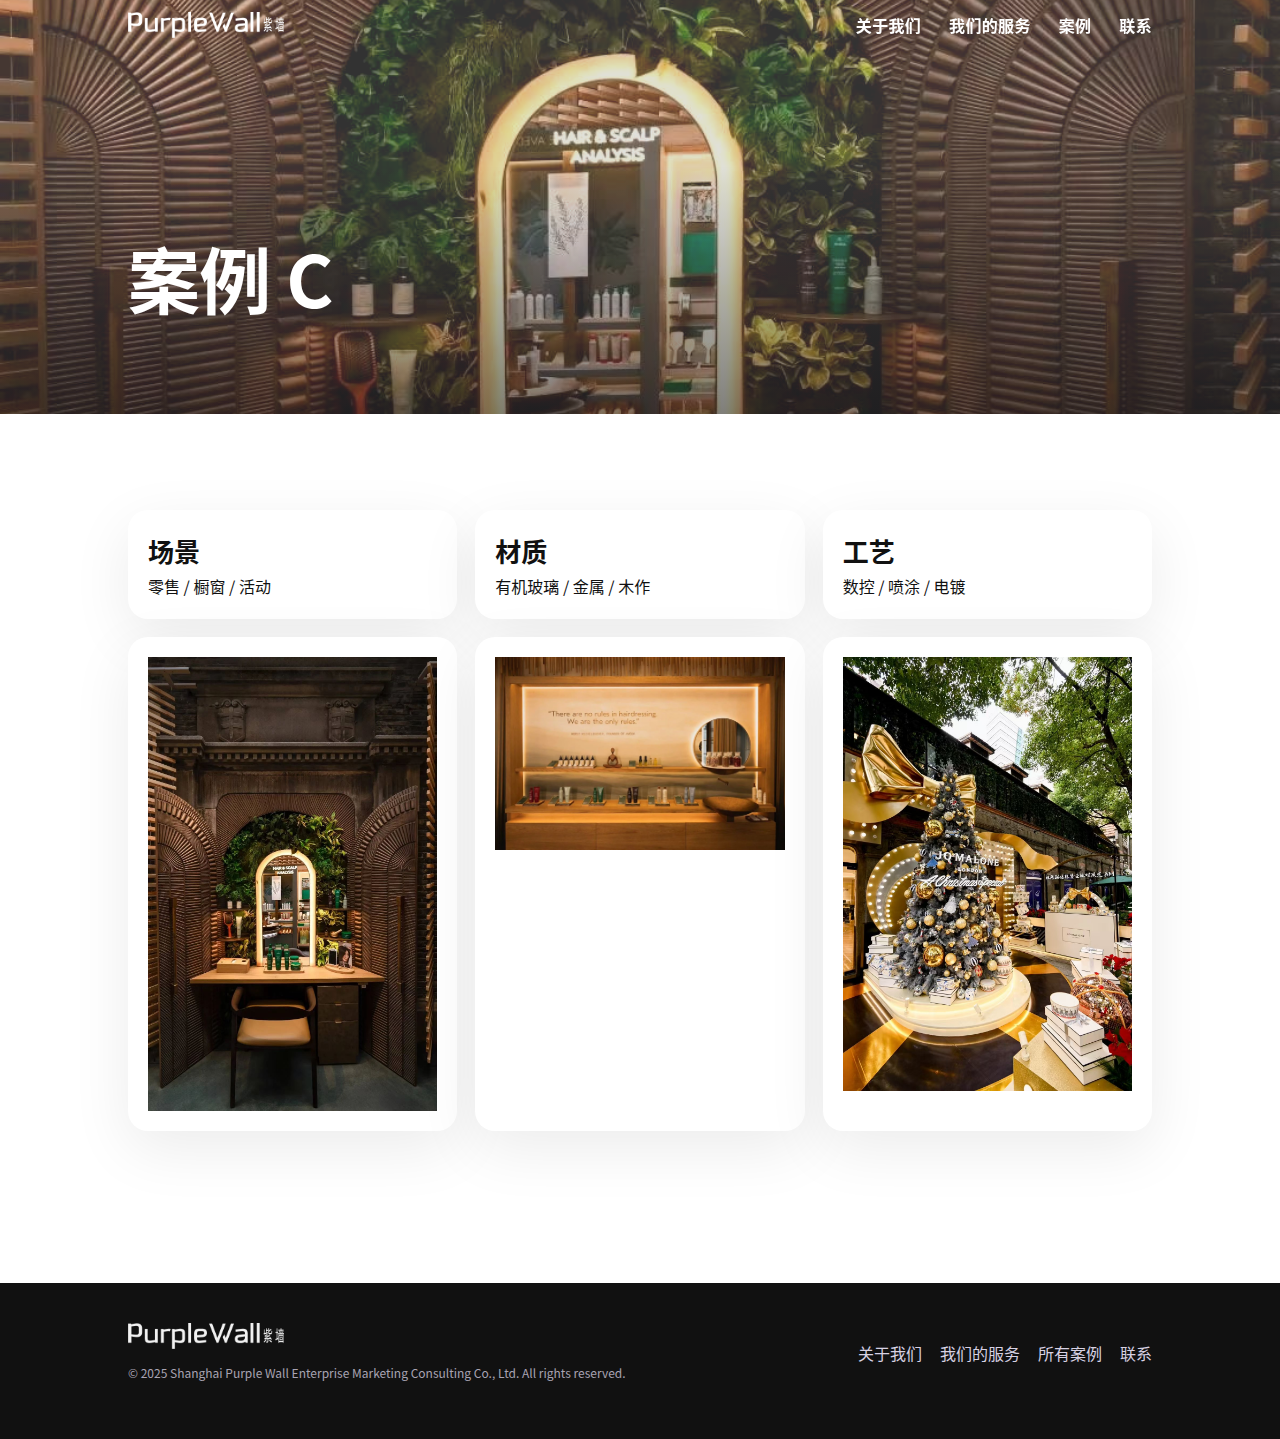
<file: case-c.html>
<!doctype html><html lang="zh-CN"><head>
<meta charset="utf-8"><meta name="viewport" content="width=device-width, initial-scale=1">
<title>案例 C｜紫墙</title>
<link rel="stylesheet" href="styles.css"><script defer src="script.js"></script></head>
<body>
<header class="header">
  <div class="nav">
    <a href="index.html" class="brand"><img src="assets/PURPLEWALL logo-bai-03.png" alt="PurpleWall"></a>
    <div></div>
    <nav class="nav-links">
      <a href="about.html">关于我们</a>
      <a href="services.html">我们的服务</a>
      <a href="cases.html">案例</a>
      <a href="contact.html">联系</a>
    </nav>
    <button class="menu-btn">菜单</button>
  </div>
</header>

<section class="sub-hero">
  <div class="img"><img src="assets/微信图片_2025-08-11_133913_165.jpg" alt=""></div>
  <div class="shade"></div>
  <div class="copy"><h1 class="h1" style="color:#fff">案例 C</h1></div>
</section>

<main class="section"><div class="container">
  <div class="cards">
    <div class="card"><div class="h3">场景</div><div class="small">零售 / 橱窗 / 活动</div></div>
    <div class="card"><div class="h3">材质</div><div class="small">有机玻璃 / 金属 / 木作</div></div>
    <div class="card"><div class="h3">工艺</div><div class="small">数控 / 喷涂 / 电镀</div></div>
  </div>
  <div class="cards" style="margin-top:18px;grid-template-columns:1fr 1fr 1fr">
    <div class="card"><img src="assets/微信图片_2025-08-11_133913_165.jpg" alt=""></div>
    <div class="card"><img src="assets/微信图片_2025-08-11_133856_756.jpg" alt=""></div>
    <div class="card"><img src="assets/微信图片_20250417121703.jpg" alt=""></div>
  </div>
</div></main>

<footer class="footer">
  <div class="row">
    <div>
      <div class="brand"><img src="assets/PURPLEWALL logo-bai-03.png" alt="PurpleWall"></div>
      <div class="copyright">© 2025 Shanghai Purple Wall Enterprise Marketing Consulting Co., Ltd. All rights reserved.</div>
    </div>
    <nav class="fnav">
      <a href="about.html">关于我们</a>
      <a href="services.html">我们的服务</a>
      <a href="cases.html">所有案例</a>
      <a href="contact.html">联系</a>
    </nav>
  </div>
</footer>
</body></html>
</file>
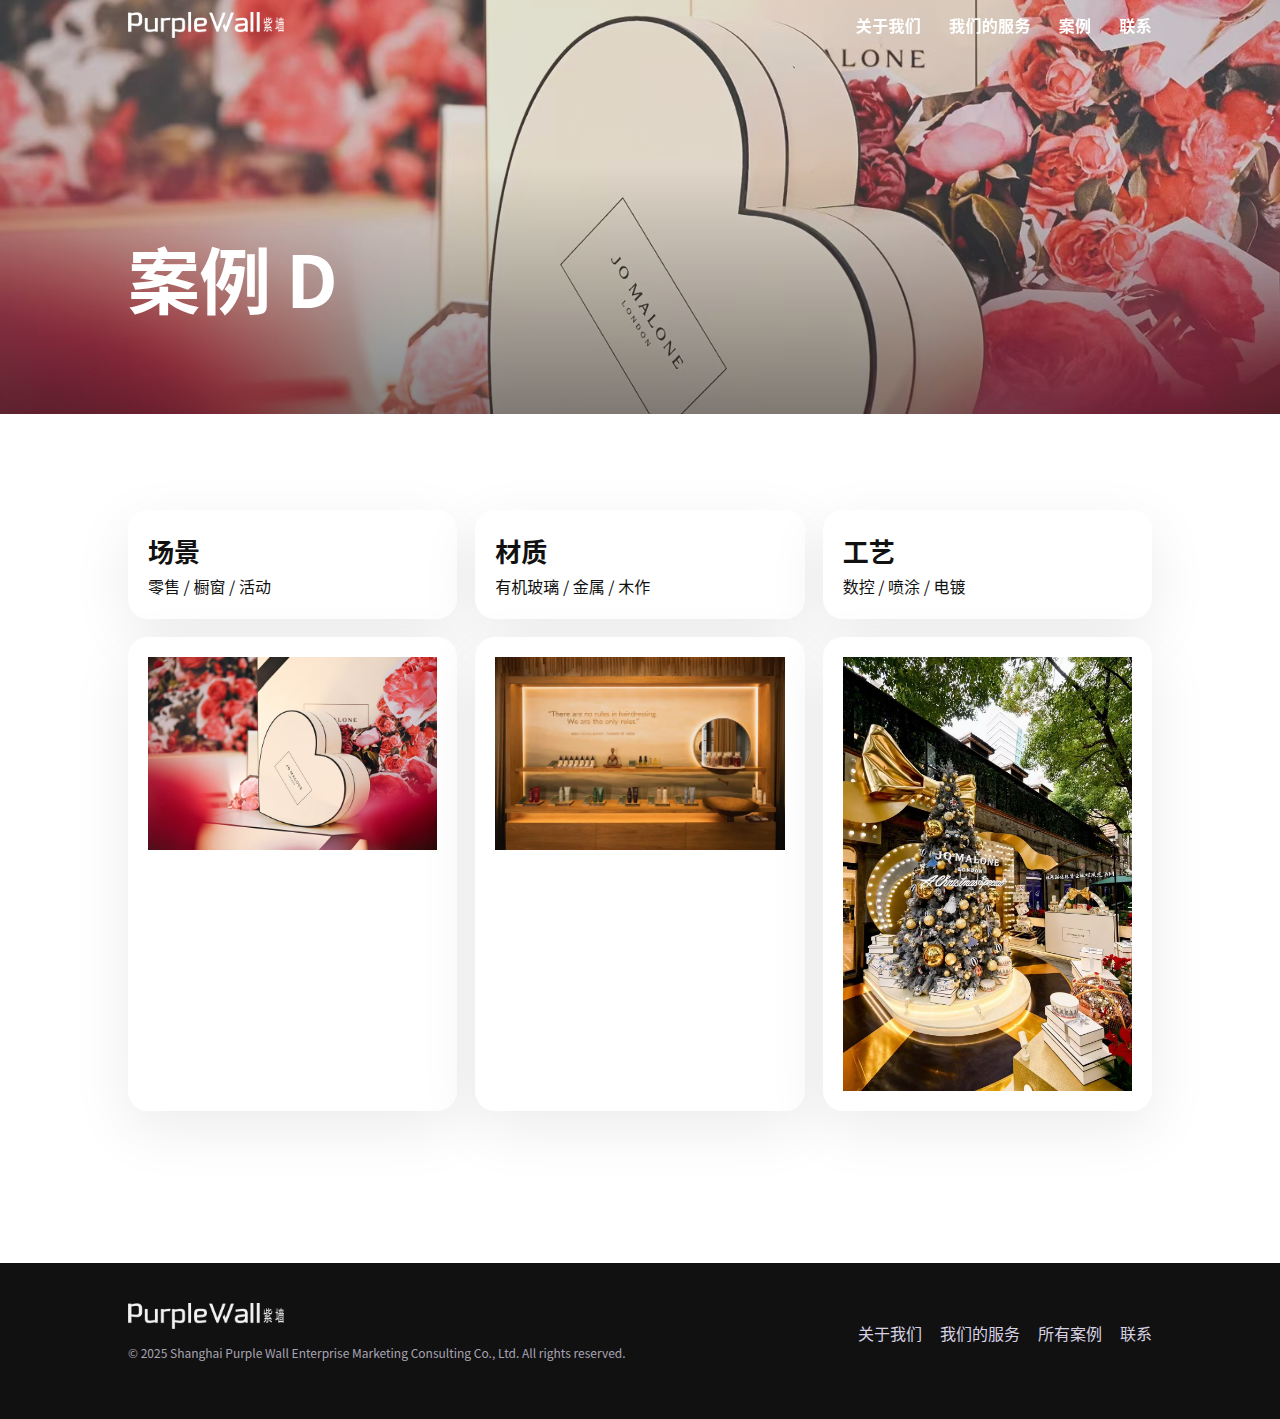
<file: case-d.html>
<!doctype html><html lang="zh-CN"><head>
<meta charset="utf-8"><meta name="viewport" content="width=device-width, initial-scale=1">
<title>案例 D｜紫墙</title>
<link rel="stylesheet" href="styles.css"><script defer src="script.js"></script></head>
<body>
<header class="header">
  <div class="nav">
    <a href="index.html" class="brand"><img src="assets/PURPLEWALL logo-bai-03.png" alt="PurpleWall"></a>
    <div></div>
    <nav class="nav-links">
      <a href="about.html">关于我们</a>
      <a href="services.html">我们的服务</a>
      <a href="cases.html">案例</a>
      <a href="contact.html">联系</a>
    </nav>
    <button class="menu-btn">菜单</button>
  </div>
</header>

<section class="sub-hero">
  <div class="img"><img src="assets/微信图片_20250417121620.jpg" alt=""></div>
  <div class="shade"></div>
  <div class="copy"><h1 class="h1" style="color:#fff">案例 D</h1></div>
</section>

<main class="section"><div class="container">
  <div class="cards">
    <div class="card"><div class="h3">场景</div><div class="small">零售 / 橱窗 / 活动</div></div>
    <div class="card"><div class="h3">材质</div><div class="small">有机玻璃 / 金属 / 木作</div></div>
    <div class="card"><div class="h3">工艺</div><div class="small">数控 / 喷涂 / 电镀</div></div>
  </div>
  <div class="cards" style="margin-top:18px;grid-template-columns:1fr 1fr 1fr">
    <div class="card"><img src="assets/微信图片_20250417121620.jpg" alt=""></div>
    <div class="card"><img src="assets/微信图片_2025-08-11_133856_756.jpg" alt=""></div>
    <div class="card"><img src="assets/微信图片_20250417121703.jpg" alt=""></div>
  </div>
</div></main>

<footer class="footer">
  <div class="row">
    <div>
      <div class="brand"><img src="assets/PURPLEWALL logo-bai-03.png" alt="PurpleWall"></div>
      <div class="copyright">© 2025 Shanghai Purple Wall Enterprise Marketing Consulting Co., Ltd. All rights reserved.</div>
    </div>
    <nav class="fnav">
      <a href="about.html">关于我们</a>
      <a href="services.html">我们的服务</a>
      <a href="cases.html">所有案例</a>
      <a href="contact.html">联系</a>
    </nav>
  </div>
</footer>
</body></html>
</file>
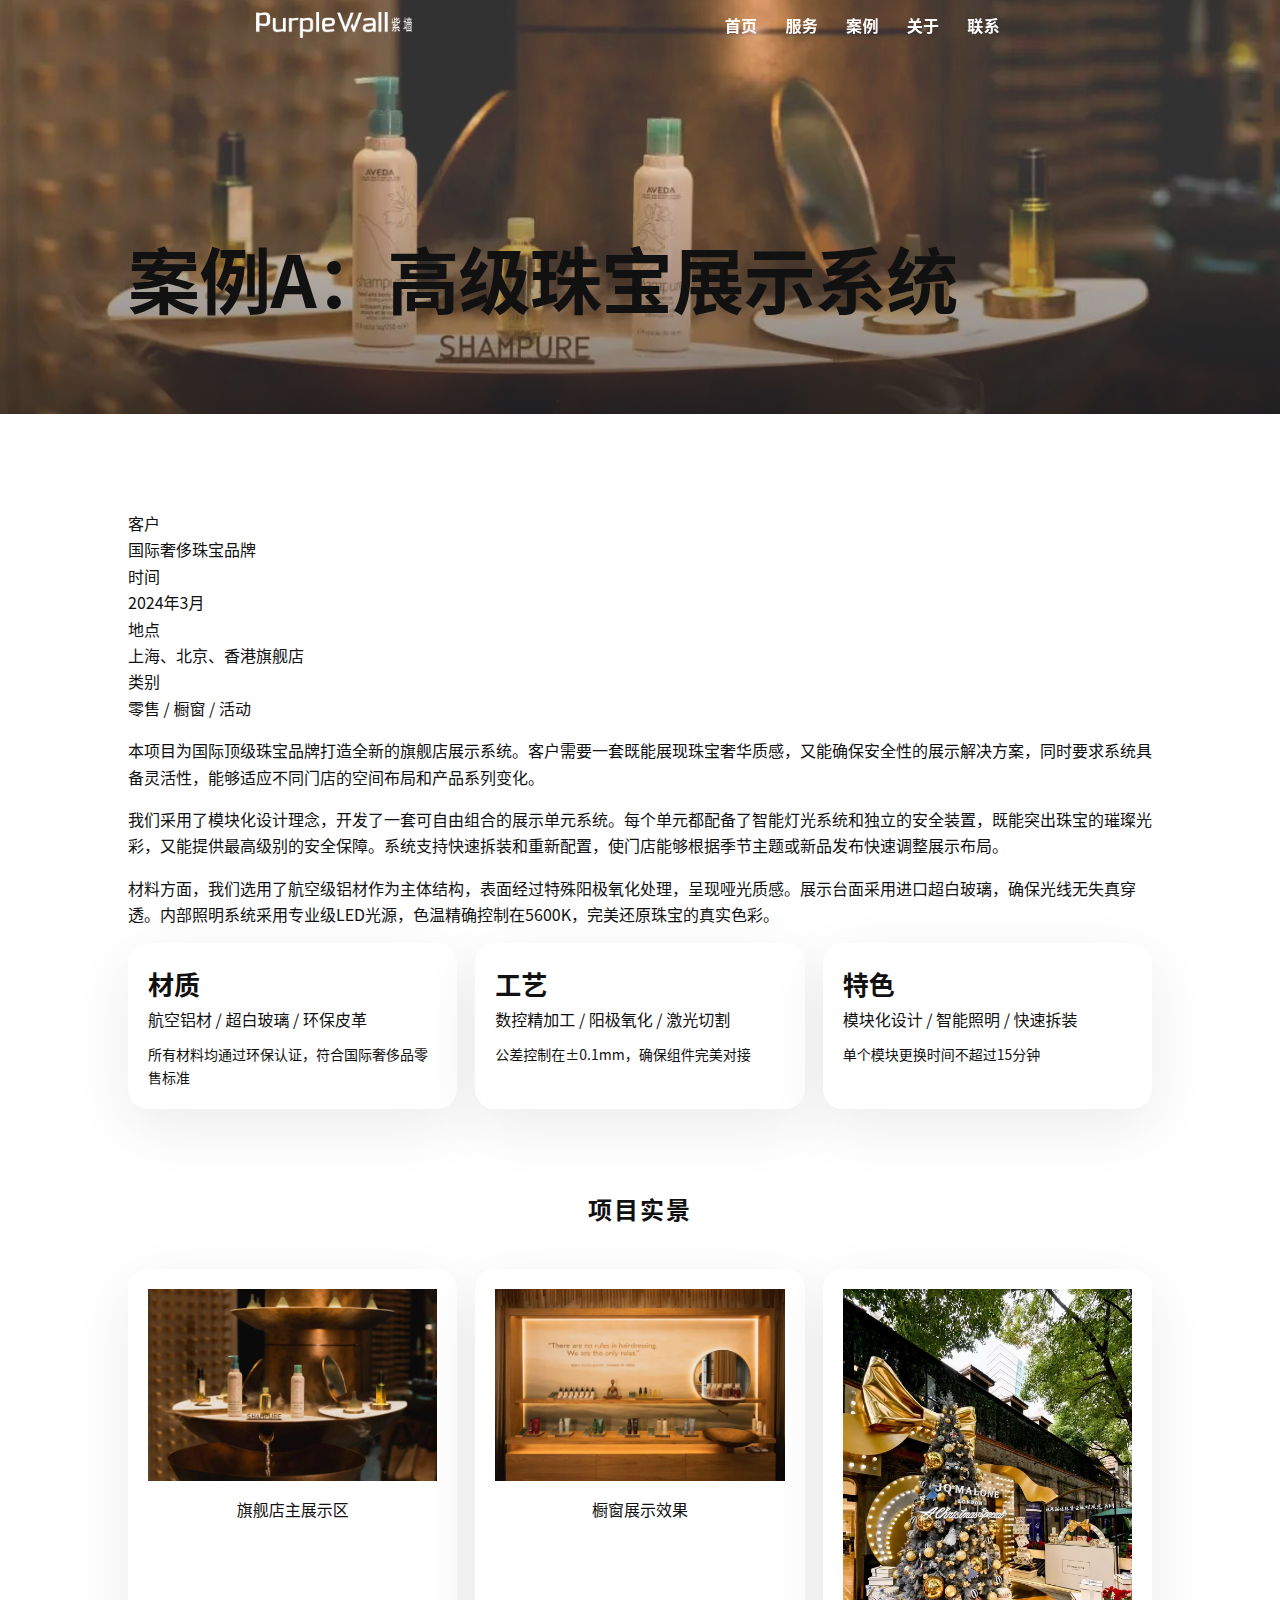
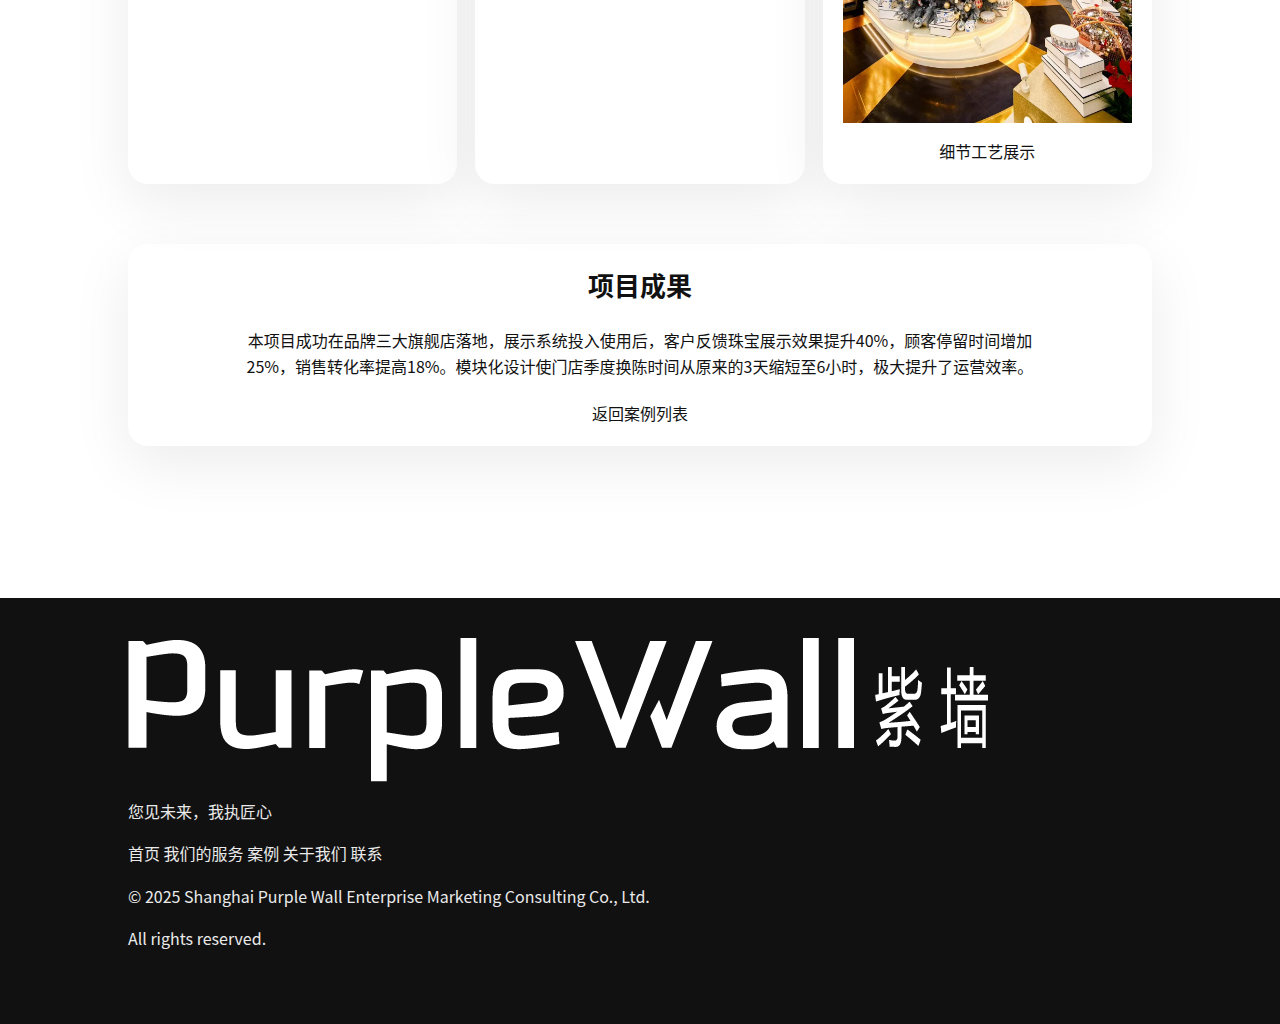
<file: case-e.html>
<!DOCTYPE html>
<html lang="zh-CN">
<head>
    <meta charset="UTF-8">
    <meta name="viewport" content="width=device-width, initial-scale=1.0, maximum-scale=1.0, user-scalable=no">
    <title>案例A | PurpleWall 上海紫墙</title>
    <link rel="stylesheet" href="styles.css">
    <link rel="stylesheet" href="https://cdnjs.cloudflare.com/ajax/libs/font-awesome/6.4.0/css/all.min.css">
</head>
<body>
    <!-- 导航栏 - 与主页统一 -->
    <header class="header" id="header">
        <div class="container">
            <div class="nav">
                <a href="index.html" class="brand">
                    <img src="assets/PURPLEWALL logo-bai-03.png" alt="PurpleWall">
                </a>
                <nav class="nav-links">
                    <a href="index.html" class="nav-link">首页</a>
                    <a href="services.html" class="nav-link">服务</a>
                    <a href="cases.html" class="nav-link active">案例</a>
                    <a href="about.html" class="nav-link">关于</a>
                    <a href="contact.html" class="nav-link">联系</a>
                </nav>
                <button class="menu-btn" id="menuBtn">
                    <i class="fas fa-bars"></i>
                </button>
            </div>
        </div>
    </header>

    <!-- 子页面Hero区域 -->
    <section class="sub-hero">
        <div class="img">
            <img src="assets/微信图片_2025-08-11_133845_823.jpg" alt="案例A">
        </div>
        <div class="shade"></div>
        <div class="copy">
            <h1 class="h1">案例A：高级珠宝展示系统</h1>
        </div>
    </section>

    <!-- 主要内容区域 -->
    <main class="section">
        <div class="container">
            <!-- 案例元数据 -->
            <div class="case-meta">
                <div class="meta-item">
                    <div class="label">客户</div>
                    <div class="value">国际奢侈珠宝品牌</div>
                </div>
                <div class="meta-item">
                    <div class="label">时间</div>
                    <div class="value">2024年3月</div>
                </div>
                <div class="meta-item">
                    <div class="label">地点</div>
                    <div class="value">上海、北京、香港旗舰店</div>
                </div>
                <div class="meta-item">
                    <div class="label">类别</div>
                    <div class="value">零售 / 橱窗 / 活动</div>
                </div>
            </div>
            
            <!-- 案例描述 -->
            <div class="case-description">
                <p>本项目为国际顶级珠宝品牌打造全新的旗舰店展示系统。客户需要一套既能展现珠宝奢华质感，又能确保安全性的展示解决方案，同时要求系统具备灵活性，能够适应不同门店的空间布局和产品系列变化。</p>
                
                <p>我们采用了模块化设计理念，开发了一套可自由组合的展示单元系统。每个单元都配备了智能灯光系统和独立的安全装置，既能突出珠宝的璀璨光彩，又能提供最高级别的安全保障。系统支持快速拆装和重新配置，使门店能够根据季节主题或新品发布快速调整展示布局。</p>
                
                <p>材料方面，我们选用了航空级铝材作为主体结构，表面经过特殊阳极氧化处理，呈现哑光质感。展示台面采用进口超白玻璃，确保光线无失真穿透。内部照明系统采用专业级LED光源，色温精确控制在5600K，完美还原珠宝的真实色彩。</p>
            </div>
            
            <!-- 技术细节 -->
            <div class="cards">
                <div class="card">
                    <div class="h3">材质</div>
                    <div class="small">航空铝材 / 超白玻璃 / 环保皮革</div>
                    <div class="small" style="margin-top:10px;font-size:14px;">所有材料均通过环保认证，符合国际奢侈品零售标准</div>
                </div>
                <div class="card">
                    <div class="h3">工艺</div>
                    <div class="small">数控精加工 / 阳极氧化 / 激光切割</div>
                    <div class="small" style="margin-top:10px;font-size:14px;">公差控制在±0.1mm，确保组件完美对接</div>
                </div>
                <div class="card">
                    <div class="h3">特色</div>
                    <div class="small">模块化设计 / 智能照明 / 快速拆装</div>
                    <div class="small" style="margin-top:10px;font-size:14px;">单个模块更换时间不超过15分钟</div>
                </div>
            </div>
            
            <!-- 案例图片展示 -->
            <h2 style="text-align:center;margin:80px 0 40px;color:var(--text-primary);letter-spacing:2px;">项目实景</h2>
            <div class="cards" style="grid-template-columns:1fr 1fr 1fr;margin-top:18px;">
                <div class="card">
                    <img src="assets/微信图片_2025-08-11_133845_823.jpg" alt="案例A展示1">
                    <div class="small" style="margin-top:15px;text-align:center;">旗舰店主展示区</div>
                </div>
                <div class="card">
                    <img src="assets/微信图片_2025-08-11_133856_756.jpg" alt="案例A展示2">
                    <div class="small" style="margin-top:15px;text-align:center;">橱窗展示效果</div>
                </div>
                <div class="card">
                    <img src="assets/微信图片_20250417121703.jpg" alt="案例A展示3">
                    <div class="small" style="margin-top:15px;text-align:center;">细节工艺展示</div>
                </div>
            </div>
            
            <!-- 项目成果 -->
            <div class="card" style="margin-top:60px;text-align:center;">
                <div class="h3">项目成果</div>
                <div class="small" style="max-width:800px;margin:20px auto;">
                    本项目成功在品牌三大旗舰店落地，展示系统投入使用后，客户反馈珠宝展示效果提升40%，顾客停留时间增加25%，销售转化率提高18%。模块化设计使门店季度换陈时间从原来的3天缩短至6小时，极大提升了运营效率。
                </div>
                <a href="cases.html" class="btn-secondary" style="margin-top:20px;">返回案例列表</a>
            </div>
        </div>
    </main>

    <!-- 页脚 - 与主页统一 -->
    <footer class="footer">
        <div class="container">
            <div class="footer-content">
                <div class="footer-brand">
                    <img src="assets/PURPLEWALL logo-bai-03.png" alt="PurpleWall" class="footer-logo">
                    <p class="footer-slogan">您见未来，我执匠心</p>
                </div>
                <div class="footer-links">
                    <a href="index.html" class="footer-link">首页</a>
                    <a href="services.html" class="footer-link">我们的服务</a>
                    <a href="cases.html" class="footer-link active">案例</a>
                    <a href="about.html" class="footer-link">关于我们</a>
                    <a href="contact.html" class="footer-link">联系</a>
                </div>
                <div class="footer-info">
                    <p>© 2025 Shanghai Purple Wall Enterprise Marketing Consulting Co., Ltd.</p>
                    <p>All rights reserved.</p>
                </div>
            </div>
        </div>
    </footer>

    <script src="script.js"></script>
</body>
</html>
</file>
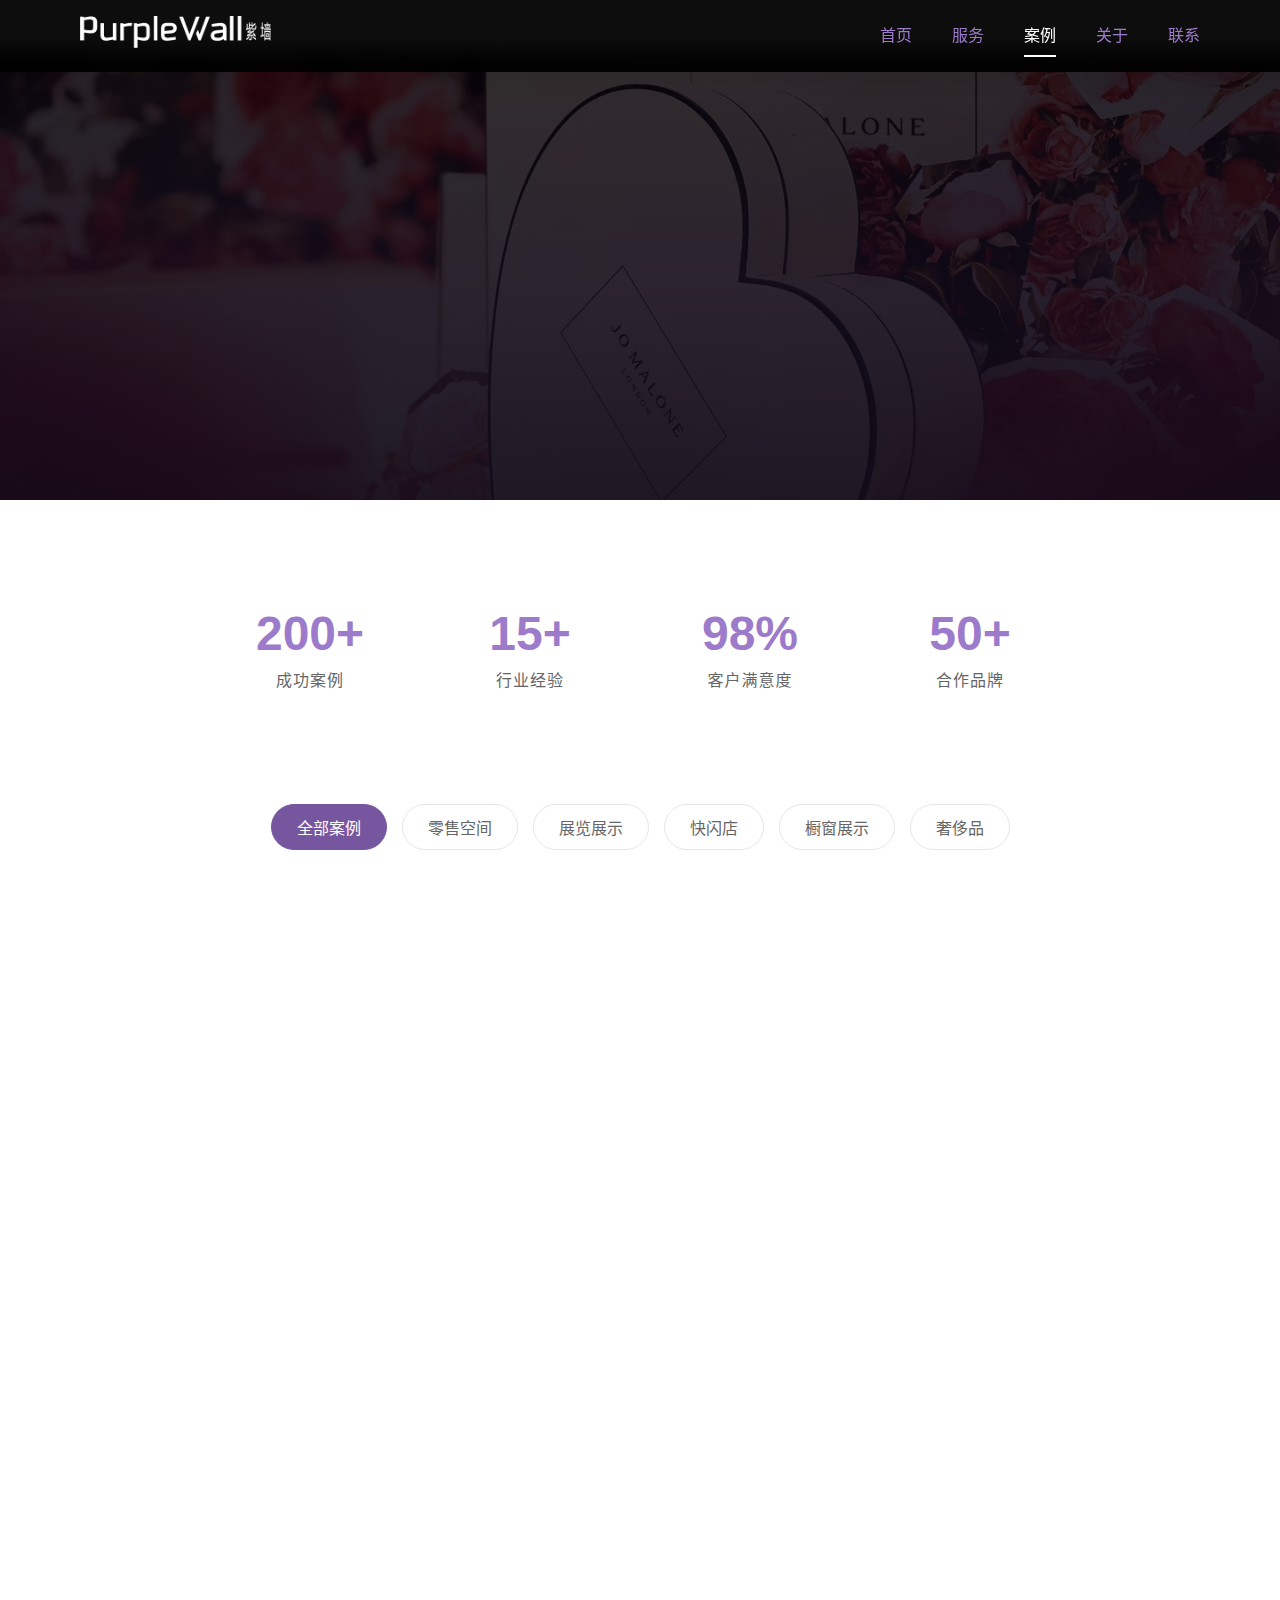
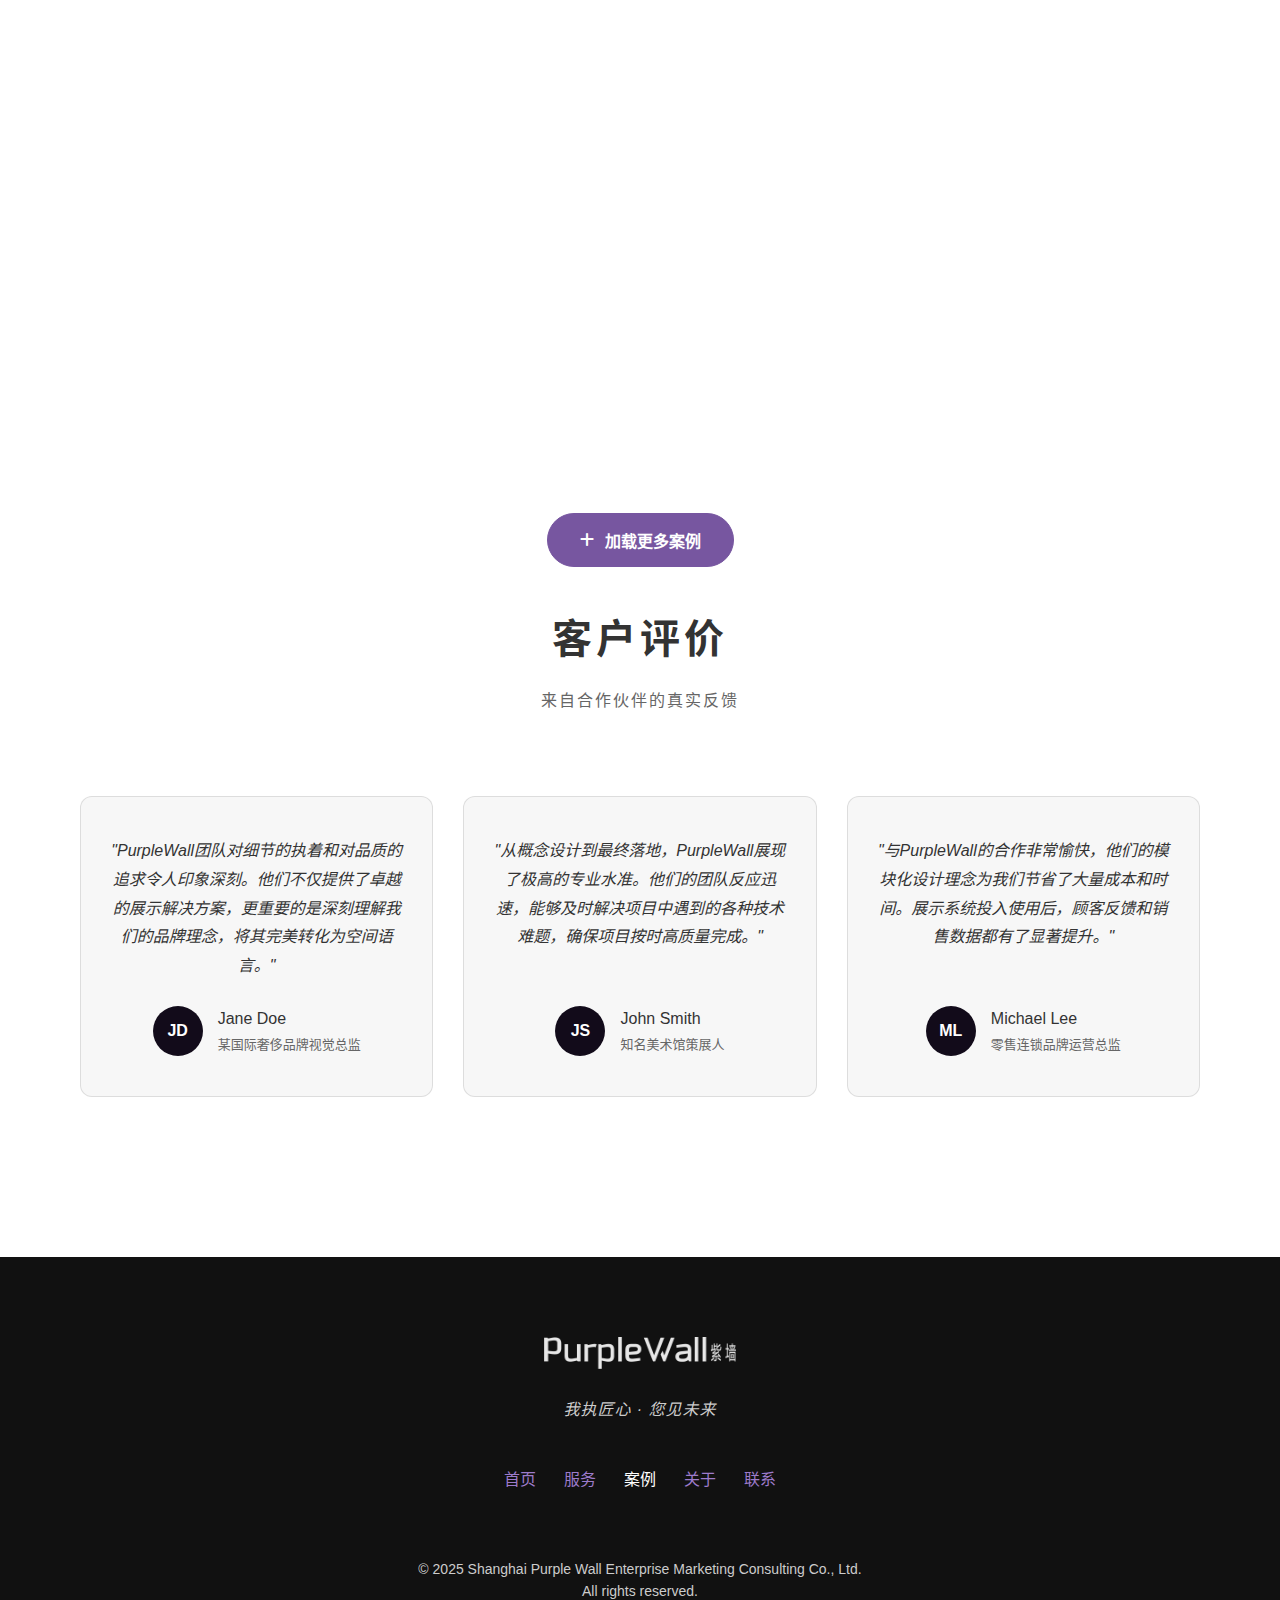
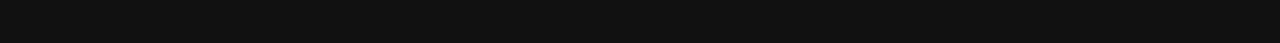
<file: cases.html>
<!DOCTYPE html>
<html lang="zh-CN">
<head>
    <meta charset="UTF-8">
    <meta name="viewport" content="width=device-width, initial-scale=1.0, maximum-scale=1.0, user-scalable=no">
    <title>案例展示 | PurpleWall 上海紫墙</title>
    <link rel="stylesheet" href="https://cdnjs.cloudflare.com/ajax/libs/font-awesome/6.4.0/css/all.min.css">
    <style>
        /* 基础变量定义 */
        :root {
            /* 品牌色系 */
            --brand-purple: #7756A0;
            --brand-purple-light: #9D7BCB;
            --brand-purple-dark: #120b1a;
            --brand-accent: #9333ea;
            
            /* 文本色系 */
            --text-primary: #ffffff;
            --text-secondary: #cccccc;
            --text-dark: #333333;
            --text-light: #666666;
            --text-gray: #888888;
            
            /* 背景色系 */
            --bg-dark: #120b1a;
            --bg-card: #ffffff;
            --bg-section: #120b1a;
            --bg-footer: #111111;
            
            /* 边框和阴影 */
            --border-color: rgba(255, 255, 255, 0.1);
            --border-light: rgba(0, 0, 0, 0.1);
            --shadow-card: 0 8px 30px rgba(0, 0, 0, 0.12);
            --shadow-hover: 0 15px 40px rgba(0, 0, 0, 0.2);
            
            /* 间距和尺寸 */
            --radius: 12px;
            --maxw: 1280px;
            --pad-x: 80px;
            
            /* 过渡效果 */
            --transition: all 0.3s ease;
            --transition-slow: all 0.5s ease;
        }

        /* 基础样式重置 */
        * {
            margin: 0;
            padding: 0;
            box-sizing: border-box;
        }

        html, body {
            margin: 0;
            padding: 0;
            width: 100%;
            overflow-x: hidden;
        }

        html {
            scroll-behavior: smooth;
        }

        body {
            font-family: -apple-system, BlinkMacSystemFont, "Segoe UI", Roboto, "Helvetica Neue", Arial, "Noto Sans CJK SC", "PingFang SC", "Hiragino Sans GB", "Microsoft YaHei", sans-serif;
            color: var(--text-primary);
            background: var(--bg-section);
            line-height: 1.6;
            -webkit-font-smoothing: antialiased;
            -moz-osx-font-smoothing: grayscale;
        }

        body.subpage {
            background: #ffffff;
            color: var(--text-dark);
        }

        /* 通用容器 */
        .container {
            max-width: var(--maxw);
            margin: 0 auto;
            padding: 0 var(--pad-x);
            width: 100%;
        }

        /* 通用工具类 */
        .text-center {
            text-align: center;
        }

        /* 按钮样式 */
        .btn-primary, .btn-secondary {
            display: inline-flex;
            align-items: center;
            justify-content: center;
            padding: 14px 32px;
            border-radius: 30px;
            font-weight: 600;
            font-size: 16px;
            text-decoration: none;
            transition: var(--transition);
            cursor: pointer;
            border: none;
            outline: none;
        }

        .btn-primary {
            background: var(--text-primary);
            color: var(--brand-purple);
        }

        .btn-primary:hover {
            background: var(--brand-purple-light);
            color: var(--text-primary);
            transform: translateY(-3px);
            box-shadow: 0 10px 25px rgba(147, 51, 234, 0.3);
        }

        .btn-secondary {
            background: transparent;
            color: var(--text-primary);
            border: 1px solid var(--brand-purple-light);
        }

        .btn-secondary:hover {
            background: var(--brand-purple);
            color: var(--text-primary);
            transform: translateY(-3px);
        }

        /* 子页面按钮 */
        .subpage .btn-primary, .subpage .btn-secondary {
            color: var(--brand-purple);
            border: 1px solid var(--brand-purple);
        }

        .subpage .btn-primary {
            background: transparent;
        }

        .subpage .btn-secondary {
            background: var(--brand-purple);
            color: var(--text-primary);
        }

        .subpage .btn-primary:hover {
            background: var(--brand-purple);
            color: var(--text-primary);
        }

        .subpage .btn-secondary:hover {
            background: var(--brand-purple-light);
            border-color: var(--brand-purple-light);
        }

        /* 标题样式 */
        .section-title {
            font-size: 40px;
            font-weight: 700;
            text-align: center;
            margin-bottom: 16px;
            color: var(--text-dark);
            letter-spacing: 4px;
        }

        .section-subtitle {
            font-size: 16px;
            font-weight: 300;
            line-height: 1.8;
            color: var(--text-light);
            text-align: center;
            max-width: 600px;
            margin: 0 auto 40px;
            letter-spacing: 2px;
        }

        /* 导航栏 - 优化后的样式 */
        .header {
            position: fixed;
            top: 0;
            left: 0;
            right: 0;
            z-index: 1000;
            background: transparent;
            transition: var(--transition-slow);
            padding: 18px 0;
        }

        .header.scrolled {
            background: rgba(0, 0, 0, 0.95);
            backdrop-filter: blur(10px);
            box-shadow: 0 5px 20px rgba(0, 0, 0, 0.1);
            padding: 15px 0;
        }

        .nav {
            display: flex;
            align-items: center;
            justify-content: space-between;
        }

        .brand img {
            height: 32px;
            width: auto;
            transition: var(--transition);
        }

        .brand:hover img {
            opacity: 0.8;
        }

        .nav-links {
            display: flex;
            gap: 40px;
            align-items: center;
        }

        .nav-link {
            color: var(--brand-purple-light);
            text-decoration: none;
            font-weight: 500;
            font-size: 16px;
            padding: 8px 0;
            position: relative;
            transition: var(--transition);
            display: flex;
            align-items: center;
        }

        .nav-link:hover,
        .nav-link.active {
            color: var(--text-primary);
            font-weight: 300;
        }

        .nav-link::after {
            content: '';
            position: absolute;
            bottom: 0;
            left: 0;
            width: 0;
            height: 2px;
            background: var(--text-primary);
            transition: width 0.3s ease;
        }

        .nav-link:hover::after,
        .nav-link.active::after {
            width: 100%;
        }

        .menu-btn {
            display: none;
            background: transparent;
            border: 1px solid rgba(255, 255, 255, 0.2);
            color: var(--text-primary);
            font-size: 24px;
            width: 50px;
            height: 50px;
            border-radius: 50%;
            cursor: pointer;
            transition: var(--transition);
            align-items: center;
            justify-content: center;
        }

        .menu-btn:hover {
            background: rgba(255, 255, 255, 0.1);
        }

        /* 移动端导航优化 */
        @media (max-width: 420px) {
            .nav-links {
                display: none;
                position: fixed;
                top: 80px;
                left: 80;
                right: 0;
                background: rgba(0, 0, 0, 0.98);
                backdrop-filter: blur(1px);
                flex-direction: row;
                padding: 10px;
                gap: 8px;
                border-top: 1px solid rgba(255, 255, 255, 0.1);
                z-index: 999;
            }
            
            .nav-links.active {
                display: flex;
            }
            
            .menu-btn {
                display: flex;
            }
            
            .nav-link {
                font-size: 18px;
                padding: 15px 0;
                width: 100%;
                justify-content: center;
            }
        }

        /* 为所有子页面导航栏设置黑色背景 */
        body.subpage .header {
                background: rgba(0, 0, 0, 0.95);
                backdrop-filter: blur(10px);
                box-shadow: 0 5px 20px rgba(0, 0, 0, 0.1);
                padding: 15px 0;
        }

        /* 确保即使在未滚动状态下，子页面导航栏也是黑色背景 */
        body.subpage .header:not(.scrolled) {
            background: rgba(0, 0, 0, 0.95);
        }
    
        /* 移动端菜单的黑色背景保持不变 */
        @media (max-width: 420px){
            body.subpage .nav-links{
                background: rgba(0, 0, 0, 0.98) !important
            }
        }

        /* 子页面Hero区域  */
        .sub-hero {
            position: relative;
            height: 50vh;
            min-height: 400px;
            overflow: hidden;
            margin-top: 50px;
            background: var(--bg-dark);
        }

        .sub-hero-img {
            position: absolute;
            top: 0;
            left: 0;
            width: 100%;
            height: 100%;
        }

        .sub-hero-img img {
            width: 100%;
            height: 100%;
            object-fit: cover;
            opacity: 0.4;
            filter: brightness(0.7) contrast(1.1);
        }

        .sub-hero-shade {
            position: absolute;
            top: 0;
            left: 0;
            width: 100%;
            height: 100%;
            background: linear-gradient(to bottom, 
                rgba(0, 0, 0, 0.4) 0%,
                rgba(18, 11, 26, 0.6) 50%,
                rgba(18, 11, 26, 0.8) 100%);
            z-index: 1;
        }

        .sub-hero-content {
            position: relative;
            z-index: 2;
            width: 100%;
            height: 100%;
            display: flex;
            flex-direction: column;
            align-items: center;
            justify-content: center;
            text-align: center;
        }

        .sub-hero-title {
            font-size: 48px;
            font-weight: 700;
            color: var(--text-primary);
            text-shadow: 0 4px 12px rgba(0, 0, 0, 0.5);
            opacity: 0;
            transform: translateY(30px);
            animation: fadeInUp 1s ease 0.3s forwards;
            letter-spacing: 4px;
            margin-bottom: 16px;
        }

        .sub-hero-subtitle {
            font-size: 18px;
            color: var(--text-secondary);
            opacity: 0;
            transform: translateY(20px);
            animation: fadeInUp 1s ease 0.5s forwards;
        }

        @keyframes fadeInUp {
            to {
                opacity: 1;
                transform: translateY(0);
            }
        }

        /* 内容区域样式 */
        .section {
            padding: 80px 0;
        }

        .section-header {
            text-align: center;
            margin-bottom: 60px;
        }

        .bg-light {
            background:  #ffffff;
        }

        /* 案例统计数据 */
        .case-stats {
            display: flex;
            justify-content: center;
            gap: 40px;
            margin-bottom: 80px;
            flex-wrap: wrap;
        }

        .stat-item {
            text-align: center;
            padding: 30px;
            min-width: 180px;
        }

        .stat-number {
            font-size: 48px;
            font-weight: 700;
            color: var(--brand-purple-light);
            margin-bottom: 10px;
            line-height: 1;
        }

        .stat-label {
            font-size: 16px;
            color: var(--text-light);
            text-transform: uppercase;
            letter-spacing: 1px;
        }

        /* 案例筛选器 */
        .case-filter {
            max-width: 800px;
            margin: 0 auto 60px;
            display: flex;
            justify-content: center;
            flex-wrap: wrap;
            gap: 15px;
        }

        .filter-btn {
            padding: 10px 25px;
            background: transparent;
            border: 1px solid rgba(0, 0, 0, 0.1);
            color: var(--text-light);
            border-radius: 30px;
            font-size: 16px;
            cursor: pointer;
            transition: var(--transition);
        }

        .filter-btn:hover,
        .filter-btn.active {
            background: var(--brand-purple);
            border-color: var(--brand-purple);
            color: var(--text-primary);
        }

        /* 案例网格布局 - 修复版式对齐问题 */
        .case-grid {
            display: grid;
            grid-template-columns: repeat(3, 1fr);
            gap: 30px;
            margin-bottom: 80px;
        }

        .case-item {
            border-radius: var(--radius);
            overflow: hidden;
            background: #f8f8f8;
            transition: var(--transition);
            border: 1px solid rgba(0, 0, 0, 0.1);
            display: flex;
            flex-direction: column;
            height: 100%;
        }

        .case-item:hover {
            transform: translateY(-10px);
            border-color: var(--brand-purple-light);
            box-shadow: 0 20px 60px rgba(119, 86, 160, 0.3);
        }

        .case-image {
            width: 100%;
            height: 280px;
            overflow: hidden;
            position: relative;
            flex-shrink: 0;
        }

        .case-image img {
            width: 100%;
            height: 100%;
            object-fit: cover;
            transition: transform 0.6s ease;
        }

        .case-item:hover .case-image img {
            transform: scale(1.05);
        }

        /* 图片点击区域覆盖 */
        .case-image-link {
            position: absolute;
            top: 0;
            left: 0;
            width: 100%;
            height: 100%;
            z-index: 2;
            cursor: pointer;
        }

        /* 修复案例信息区域，确保日期和链接底部对齐 */
        .case-info {
            padding: 25px;
            display: flex;
            flex-direction: column;
            flex-grow: 1;
        }

        .case-category {
            display: inline-block;
            padding: 6px 15px;
            background: rgba(119, 86, 160, 0.1);
            color: var(--brand-purple);
            font-size: 12px;
            border-radius: 20px;
            margin-bottom: 15px;
            font-weight: 500;
            letter-spacing: 1px;
            align-self: flex-start;
        }

        .case-title {
            font-size: 22px;
            color: var(--text-dark);
            margin-bottom: 10px;
            font-weight: 600;
            line-height: 1.3;
            flex-grow: 0;
        }

        .case-desc {
            font-size: 15px;
            color: var(--text-light);
            line-height: 1.6;
            margin-bottom: 20px;
            flex-grow: 1;
        }

        /* 案例元数据 - 修复对齐问题 */
        .case-meta {
            display: flex;
            justify-content: space-between;
            align-items: flex-end;
            margin-top: auto;
            padding-top: 20px;
            border-top: 1px solid rgba(0, 0, 0, 0.1);
            min-height: 50px;
        }

        .case-date {
            font-size: 14px;
            color: var(--text-light);
            align-self: flex-end;
        }

        .case-link {
            color: var(--brand-purple);
            text-decoration: none;
            font-size: 14px;
            font-weight: 500;
            transition: var(--transition);
            display: flex;
            align-items: center;
            gap: 8px;
            align-self: flex-end;
        }

        .case-link:hover {
            color: var(--brand-purple-light);
            gap: 12px;
        }

        /* 页脚 */
        .footer {
            background: var(--bg-footer);
            padding: 80px 0 40px;
        }

        .footer-content {
            display: flex;
            flex-direction: column;
            align-items: center;
            gap: 40px;
        }

        .footer-brand {
            text-align: center;
        }

        .footer-logo {
            height: 32px;
            width: auto;
            margin-bottom: 20px;
            opacity: 0.9;
        }

        .footer-slogan {
            font-size: 16px;
            color: var(--text-secondary);
            font-style: italic;
            letter-spacing: 1px;
        }

        .footer-links {
            display: flex;
            gap: 28px;
            flex-wrap: nowrap;
            justify-content: center;
        }

        .footer-link {
            color: var(--brand-purple-light);
            text-decoration: none;
            font-size: 16px;
            transition: var(--transition);
            padding: 5px 0;
        }

        .footer-link:hover,
        .footer-link.active {
            color: var(--text-primary);
        }

        .footer-info {
            text-align: center;
            margin-top: 20px;
        }

        .footer-info p {
            font-size: 14px;
            color: var(--text-secondary);
            line-height: 1.6;
        }

        /* 加载更多按钮 */
        .load-more {
            text-align: center;
            margin: 60px 0 40px;
        }

        /* 客户证言 - 三个评价 */
        .testimonials {
            display: grid;
            grid-template-columns: repeat(3, 1fr);
            gap: 30px;
            margin: 80px 0;
        }

        .testimonial-card {
            background:  #f7f7f7;
            border-radius: var(--radius);
            padding: 40px 30px;
            text-align: center;
            border: 1px solid rgba(0, 0, 0, 0.1);
            transition: var(--transition);
            display: flex;
            flex-direction: column;
            height: 100%;
        }

        .testimonial-card:hover {
            transform: translateY(-5px);
            box-shadow: 0 10px 30px rgba(0, 0, 0, 0.12);
        }

        .testimonial-text {
            font-size: 16px;
            line-height: 1.8;
            margin-bottom: 25px;
            font-style: italic;
            color: var(--text-dark);
            flex-grow: 1;
        }

        .testimonial-author {
            display: flex;
            align-items: center;
            justify-content: center;
            gap: 15px;
            margin-top: auto;
        }

        .author-avatar {
            width: 50px;
            height: 50px;
            border-radius: 50%;
            background: var(--brand-purple-dark);
            display: flex;
            align-items: center;
            justify-content: center;
            color: white;
            font-weight: bold;
            flex-shrink: 0;
        }

        .author-info {
            text-align: left;
        }

        .author-name {
            font-weight: 500;
            color: var(--text-dark);
            font-size: 16px;
            margin-bottom: 3px;
        }

        .author-title {
            font-size: 13px;
            color: var(--text-light);
        }

        /* 响应式设计 */
        @media (max-width: 1024px) {
            :root {
                --pad-x: 40px;
            }
            
            .sub-hero-title {
                font-size: 48px;
            }
            
            .case-grid {
                grid-template-columns: repeat(2, 1fr);
            }
            
            .testimonials {
                grid-template-columns: repeat(2, 1fr);
            }
        }

        @media (max-width: 768px) {
            .sub-hero {
                height: 35vh;
                min-height: 250px;
            }
            
            .sub-hero-title {
                font-size: 36px;
            }
            
            .section-title {
                font-size: 32px;
            }
            
            .case-grid {
                grid-template-columns: repeat(2, 1fr);
            }
            
            .testimonials {
                grid-template-columns: repeat(2, 1fr);
                gap: 20px;
            }
            
            .case-filter {
                gap: 10px;
            }
            
            .filter-btn {
                padding: 8px 20px;
                font-size: 14px;
            }
        }

        @media (max-width: 420px) {
            :root {
                --pad-x: 20px;
            }
            
            .sub-hero {
                height: 30vh;
                min-height: 200px;
                margin-top: 70px;
            }
            
            .sub-hero-title {
                font-size: 28px;
            }
            
            .sub-hero-subtitle {
                font-size: 16px;
            }
            
            .section {
                padding: 60px 0;
            }
            
            .case-grid {
                grid-template-columns: 1fr;
            }
            
            .testimonials {
                grid-template-columns: 1fr;
                gap: 20px;
            }
            
            .case-stats {
                gap: 20px;
            }
            
            .stat-item {
                min-width: 150px;
                padding: 20px;
            }
            
            .stat-number {
                font-size: 36px;
            }
            
            .footer-links {
                flex-direction: column;
                gap: 15px;
                align-items: center;
            }
        }
    </style>
</head>

<body class="subpage">
    <!-- 导航栏 -->
    <header class="header" id="header">
        <div class="container">
            <div class="nav">
                <a href="index.html" class="brand">
                    <img src="assets/PURPLEWALL logo-bai-03.png" alt="PurpleWall">
                </a>
                <nav class="nav-links">
                    <a href="index.html" class="nav-link">首页</a>
                    <a href="services.html" class="nav-link">服务</a>
                    <a href="cases.html" class="nav-link active">案例</a>
                    <a href="about.html" class="nav-link">关于</a>
                    <a href="contact.html" class="nav-link">联系</a>
                </nav>
                <button class="menu-btn" id="menuBtn">
                    <i class="fas fa-bars"></i>
                </button>
            </div>
        </div>
    </header>
    
    <!-- 子页面Hero区域 - 与contact统一 -->
    <section class="sub-hero">
        <div class="sub-hero-img">
            <img src="assets/微信图片_20250417121620.jpg" alt="案例展示">
        </div>
        <div class="sub-hero-shade"></div>
        <div class="sub-hero-content container">
            <h1 class="sub-hero-title">案例展示</h1>
            <p class="sub-hero-subtitle">探索我们为全球高端品牌打造的展示道具解决方案，每一个案例都是一次品牌与空间的深度对话</p>
        </div>
    </section>

    <!-- 主要内容区域 -->
    <main class="section">
        <div class="container">
            <!-- 案例统计数据 -->
            <div class="case-stats">
                <div class="stat-item">
                    <div class="stat-number">200+</div>
                    <div class="stat-label">成功案例</div>
                </div>
                <div class="stat-item">
                    <div class="stat-number">15+</div>
                    <div class="stat-label">行业经验</div>
                </div>
                <div class="stat-item">
                    <div class="stat-number">98%</div>
                    <div class="stat-label">客户满意度</div>
                </div>
                <div class="stat-item">
                    <div class="stat-number">50+</div>
                    <div class="stat-label">合作品牌</div>
                </div>
            </div>
            
            <!-- 案例筛选器 -->
            <div class="case-filter">
                <button class="filter-btn active" data-filter="all">全部案例</button>
                <button class="filter-btn" data-filter="retail">零售空间</button>
                <button class="filter-btn" data-filter="exhibition">展览展示</button>
                <button class="filter-btn" data-filter="popup">快闪店</button>
                <button class="filter-btn" data-filter="window">橱窗展示</button>
                <button class="filter-btn" data-filter="luxury">奢侈品</button>
            </div>
            
            <!-- 案例网格 -->
            <div class="case-grid">
                <!-- 案例 A -->
                <div class="case-item" data-category="retail luxury">
                    <div class="case-image">
                        <img src="assets/微信图片_2025-08-11_133845_823.jpg" alt="高级珠宝展示系统">
                        <a href="case-a.html" class="case-image-link"></a>
                    </div>
                    <div class="case-info">
                        <span class="case-category">零售空间 / 奢侈品</span>
                        <h3 class="case-title">高级珠宝展示系统</h3>
                        <p class="case-desc">为国际顶级珠宝品牌打造模块化展示系统，集成智能照明与安全装置，支持快速拆装与布局调整。</p>
                        <div class="case-meta">
                            <span class="case-date">2024年3月</span>
                            <a href="case-a.html" class="case-link">
                                查看详情 <i class="fas fa-arrow-right"></i>
                            </a>
                        </div>
                    </div>
                </div>
                
                <!-- 案例 B -->
                <div class="case-item" data-category="exhibition">
                    <div class="case-image">
                        <img src="assets/微信图片_2025-08-11_133856_756.jpg" alt="品牌体验展">
                        <a href="case-b.html" class="case-image-link"></a>
                    </div>
                    <div class="case-info">
                        <span class="case-category">展览展示</span>
                        <h3 class="case-title">沉浸式品牌体验展</h3>
                        <p class="case-desc">为时尚品牌打造360度沉浸式展览空间，结合多媒体互动装置，创造独特的品牌叙事体验。</p>
                        <div class="case-meta">
                            <span class="case-date">2024年1月</span>
                            <a href="case-b.html" class="case-link">
                                查看详情 <i class="fas fa-arrow-right"></i>
                            </a>
                        </div>
                    </div>
                </div>
                
                <!-- 案例 C -->
                <div class="case-item" data-category="window luxury">
                    <div class="case-image">
                        <img src="assets/微信图片_2025-08-11_133913_165.jpg" alt="节日橱窗">
                        <a href="case-c.html" class="case-image-link"></a>
                    </div>
                    <div class="case-info">
                        <span class="case-category">橱窗展示 / 奢侈品</span>
                        <h3 class="case-title">节日主题橱窗系列</h3>
                        <p class="case-desc">为奢侈品牌设计制作圣诞季橱窗展示，采用可回收材料，结合动态机械装置，营造节日氛围。</p>
                        <div class="case-meta">
                            <span class="case-date">2023年12月</span>
                            <a href="case-c.html" class="case-link">
                                查看详情 <i class="fas fa-arrow-right"></i>
                            </a>
                        </div>
                    </div>
                </div>
                
                <!-- 案例 D -->
                <div class="case-item" data-category="popup retail">
                    <div class="case-image">
                        <img src="assets/微信图片_20250417121620.jpg" alt="城市快闪店">
                        <a href="case-d.html" class="case-image-link"></a>
                    </div>
                    <div class="case-info">
                        <span class="case-category">快闪店 / 零售空间</span>
                        <h3 class="case-title">城市中心快闪店</h3>
                        <p class="case-desc">模块化快闪店解决方案，7天内完成从设计到落地的全过程，支持多城市快速复制部署。</p>
                        <div class="case-meta">
                            <span class="case-date">2023年10月</span>
                            <a href="case-d.html" class="case-link">
                                查看详情 <i class="fas fa-arrow-right"></i>
                            </a>
                        </div>
                    </div>
                </div>
                
                <!-- 案例 E -->
                <div class="case-item" data-category="exhibition">
                    <div class="case-image">
                        <img src="assets/微信图片_20250417121703.jpg" alt="艺术装置展">
                        <a href="case-e.html" class="case-image-link"></a>
                    </div>
                    <div class="case-info">
                        <span class="case-category">展览展示</span>
                        <h3 class="case-title">当代艺术装置展览</h3>
                        <p class="case-desc">为美术馆打造大型艺术装置展示系统，解决复杂结构支撑与安全稳定性的技术挑战。</p>
                        <div class="case-meta">
                            <span class="case-date">2023年8月</span>
                            <a href="case-e.html" class="case-link">
                                查看详情 <i class="fas fa-arrow-right"></i>
                            </a>
                        </div>
                    </div>
                </div>
                
                <!-- 案例 F -->
                <div class="case-item" data-category="retail luxury">
                    <div class="case-image">
                        <img src="assets/1803.jpg" alt="旗舰店陈列">
                        <a href="case-f.html" class="case-image-link"></a>
                    </div>
                    <div class="case-info">
                        <span class="case-category">零售空间 / 奢侈品</span>
                        <h3 class="case-title">旗舰店全案陈列系统</h3>
                        <p class="case-desc">为奢侈品牌旗舰店提供从入口到VIP室的全套陈列解决方案，实现品牌形象的高度统一。</p>
                        <div class="case-meta">
                            <span class="case-date">2023年6月</span>
                            <a href="case-f.html" class="case-link">
                                查看详情 <i class="fas fa-arrow-right"></i>
                            </a>
                        </div>
                    </div>
                </div>
            </div>
            
            <!-- 加载更多 -->
            <div class="load-more">
                <button class="btn-secondary" id="loadMoreBtn">
                    <i class="fas fa-plus" style="margin-right:10px;"></i> 加载更多案例
                </button>
            </div>
            
            <!-- 客户证言 - 三个评价 -->
            <div class="section-header">
                <h2 class="section-title">客户评价</h2>
                <p class="section-subtitle">来自合作伙伴的真实反馈</p>
            </div>
            
            <div class="testimonials">
                <div class="testimonial-card">
                    <div class="testimonial-text">
                        "PurpleWall团队对细节的执着和对品质的追求令人印象深刻。他们不仅提供了卓越的展示解决方案，更重要的是深刻理解我们的品牌理念，将其完美转化为空间语言。"
                    </div>
                    <div class="testimonial-author">
                        <div class="author-avatar">
                            JD
                        </div>
                        <div class="author-info">
                            <div class="author-name">Jane Doe</div>
                            <div class="author-title">某国际奢侈品牌视觉总监</div>
                        </div>
                    </div>
                </div>
                
                <div class="testimonial-card">
                    <div class="testimonial-text">
                        "从概念设计到最终落地，PurpleWall展现了极高的专业水准。他们的团队反应迅速，能够及时解决项目中遇到的各种技术难题，确保项目按时高质量完成。"
                    </div>
                    <div class="testimonial-author">
                        <div class="author-avatar">
                            JS
                        </div>
                        <div class="author-info">
                            <div class="author-name">John Smith</div>
                            <div class="author-title">知名美术馆策展人</div>
                        </div>
                    </div>
                </div>
                
                <div class="testimonial-card">
                    <div class="testimonial-text">
                        "与PurpleWall的合作非常愉快，他们的模块化设计理念为我们节省了大量成本和时间。展示系统投入使用后，顾客反馈和销售数据都有了显著提升。"
                    </div>
                    <div class="testimonial-author">
                        <div class="author-avatar">
                            ML
                        </div>
                        <div class="author-info">
                            <div class="author-name">Michael Lee</div>
                            <div class="author-title">零售连锁品牌运营总监</div>
                        </div>
                    </div>
                </div>
            </div>
        </div>
    </main>

    <!-- 页脚 -->
    <footer class="footer">
        <div class="container">
            <div class="footer-content">
                <div class="footer-brand">
                    <img src="assets/PURPLEWALL logo-bai-03.png" alt="PurpleWall" class="footer-logo">
                    <p class="footer-slogan">我执匠心 · 您见未来</p>
                </div>
                <div class="footer-links">
                    <a href="index.html" class="footer-link">首页</a>
                    <a href="services.html" class="footer-link">服务</a>
                    <a href="cases.html" class="footer-link active">案例</a>
                    <a href="about.html" class="footer-link">关于</a>
                    <a href="contact.html" class="footer-link">联系</a>
                </div>
                <div class="footer-info">
                    <p>© 2025 Shanghai Purple Wall Enterprise Marketing Consulting Co., Ltd.</p>
                    <p>All rights reserved.</p>
                </div>
            </div>
        </div>
    </footer>

    <script>
        // DOM加载完成后执行
        document.addEventListener('DOMContentLoaded', () => {
            // 1. 导航栏滚动效果
            const header = document.getElementById('header');
            const setScroll = () => {
                if (window.scrollY > 40) {
                    header.classList.add('scrolled');
                } else {
                    header.classList.remove('scrolled');
                }
            };
            
            setScroll();
            window.addEventListener('scroll', setScroll);
            
            // 2. 移动端导航菜单
            const menuBtn = document.getElementById('menuBtn');
            const navLinks = document.querySelector('.nav-links');
            
            if (menuBtn && navLinks) {
                menuBtn.addEventListener('click', () => {
                    navLinks.classList.toggle('active');
                    menuBtn.classList.toggle('active');
                    
                    // 切换菜单图标
                    const icon = menuBtn.querySelector('i');
                    if (navLinks.classList.contains('active')) {
                        icon.classList.remove('fa-bars');
                        icon.classList.add('fa-times');
                    } else {
                        icon.classList.remove('fa-times');
                        icon.classList.add('fa-bars');
                    }
                });
                
                // 点击导航链接后关闭菜单（移动端）
                const navLinksItems = navLinks.querySelectorAll('a');
                navLinksItems.forEach(link => {
                    link.addEventListener('click', () => {
                        if (window.innerWidth <= 420) {
                            navLinks.classList.remove('active');
                            const icon = menuBtn.querySelector('i');
                            icon.classList.remove('fa-times');
                            icon.classList.add('fa-bars');
                        }
                    });
                });
            }
            
            // 3. 当前页面导航链接高亮
            const currentPage = window.location.pathname.split('/').pop() || 'index.html';
            const navLinkElements = document.querySelectorAll('.nav-link');
            
            navLinkElements.forEach(link => {
                const linkHref = link.getAttribute('href');
                if (linkHref === currentPage || 
                    (currentPage === 'index.html' && linkHref === 'index.html')) {
                    link.classList.add('active');
                } else {
                    link.classList.remove('active');
                }
            });
            
            // 4. 页脚链接高亮
            const footerLinks = document.querySelectorAll('.footer-link');
            footerLinks.forEach(link => {
                const linkHref = link.getAttribute('href');
                if (linkHref === currentPage || 
                    (currentPage === 'index.html' && linkHref === 'index.html')) {
                    link.classList.add('active');
                } else {
                    link.classList.remove('active');
                }
            });
            
            // 5. 窗口大小变化处理
            window.addEventListener('resize', () => {
                // 如果窗口变大，隐藏移动端菜单
                if (window.innerWidth > 420 && navLinks) {
                    navLinks.classList.remove('active');
                    if (menuBtn) {
                        const icon = menuBtn.querySelector('i');
                        icon.classList.remove('fa-times');
                        icon.classList.add('fa-bars');
                    }
                }
            });
            
            // 6. 案例筛选功能
            const filterBtns = document.querySelectorAll('.filter-btn');
            const caseItems = document.querySelectorAll('.case-item');
            
            if (filterBtns.length > 0 && caseItems.length > 0) {
                filterBtns.forEach(btn => {
                    btn.addEventListener('click', function() {
                        // 移除所有按钮的active类
                        filterBtns.forEach(b => b.classList.remove('active'));
                        
                        // 为当前按钮添加active类
                        this.classList.add('active');
                        
                        const filterValue = this.getAttribute('data-filter');
                        
                        // 筛选案例
                        caseItems.forEach(item => {
                            const categories = item.getAttribute('data-category');
                            
                            if (filterValue === 'all' || categories.includes(filterValue)) {
                                item.style.display = 'flex';
                                // 添加淡入动画
                                setTimeout(() => {
                                    item.style.opacity = '1';
                                    item.style.transform = 'translateY(0)';
                                }, 50);
                            } else {
                                // 添加淡出动画
                                item.style.opacity = '0';
                                item.style.transform = 'translateY(20px)';
                                setTimeout(() => {
                                    item.style.display = 'none';
                                }, 300);
                            }
                        });
                    });
                });
            }
            
            // 7. 加载更多功能
            const loadMoreBtn = document.getElementById('loadMoreBtn');
            if (loadMoreBtn) {
                loadMoreBtn.addEventListener('click', function() {
                    this.innerHTML = '<i class="fas fa-spinner fa-spin"></i> 加载中...';
                    this.disabled = true;
                    
                    // 模拟加载延迟
                    setTimeout(() => {
                        // 这里可以添加AJAX请求来加载更多案例
                        // 暂时显示提示信息
                        this.innerHTML = '<i class="fas fa-check"></i> 已加载全部案例';
                        this.style.opacity = '0.5';
                        this.style.cursor = 'default';
                        
                        // 显示加载完成的消息
                        const message = document.createElement('div');
                        message.className = 'load-complete';
                        message.style.cssText = `
                            text-align: center;
                            color: var(--brand-purple-light);
                            margin-top: 20px;
                            font-size: 14px;
                        `;
                        message.textContent = '已显示全部案例';
                        
                        this.parentNode.appendChild(message);
                        
                        // 3秒后隐藏按钮
                        setTimeout(() => {
                            this.style.display = 'none';
                        }, 3000);
                    }, 1500);
                });
            }
            
            // 8. 案例卡片悬停效果增强
            caseItems.forEach(item => {
                item.addEventListener('mouseenter', () => {
                    const link = item.querySelector('.case-link');
                    if (link) {
                        link.style.gap = '12px';
                    }
                });
                
                item.addEventListener('mouseleave', () => {
                    const link = item.querySelector('.case-link');
                    if (link) {
                        link.style.gap = '8px';
                    }
                });
            });
            
            // 9. 滚动动画
            function animateCaseItems() {
                caseItems.forEach(item => {
                    const itemPosition = item.getBoundingClientRect().top;
                    const screenPosition = window.innerHeight / 1.2;
                    
                    if (itemPosition < screenPosition) {
                        item.style.opacity = '1';
                        item.style.transform = 'translateY(0)';
                    }
                });
            }
            
            // 初始设置
            caseItems.forEach(item => {
                item.style.opacity = '0';
                item.style.transform = 'translateY(20px)';
                item.style.transition = 'opacity 0.5s ease, transform 0.5s ease';
            });
            
            // 监听滚动
            window.addEventListener('scroll', animateCaseItems);
            
            // 初始化检查
            setTimeout(animateCaseItems, 100);
        });

        // 平滑滚动到锚点
        document.querySelectorAll('a[href^="#"]').forEach(anchor => {
            anchor.addEventListener('click', function(e) {
                e.preventDefault();
                const targetId = this.getAttribute('href');
                if (targetId === '#') return;
                
                const targetElement = document.querySelector(targetId);
                if (targetElement) {
                    window.scrollTo({
                        top: targetElement.offsetTop - 80,
                        behavior: 'smooth'
                    });
                }
            });
        });

        // 防抖函数
        function debounce(func, wait) {
            let timeout;
            return function executedFunction(...args) {
                const later = () => {
                    clearTimeout(timeout);
                    func(...args);
                };
                clearTimeout(timeout);
                timeout = setTimeout(later, wait);
            };
        }
    </script>
</body>
</html>
</file>
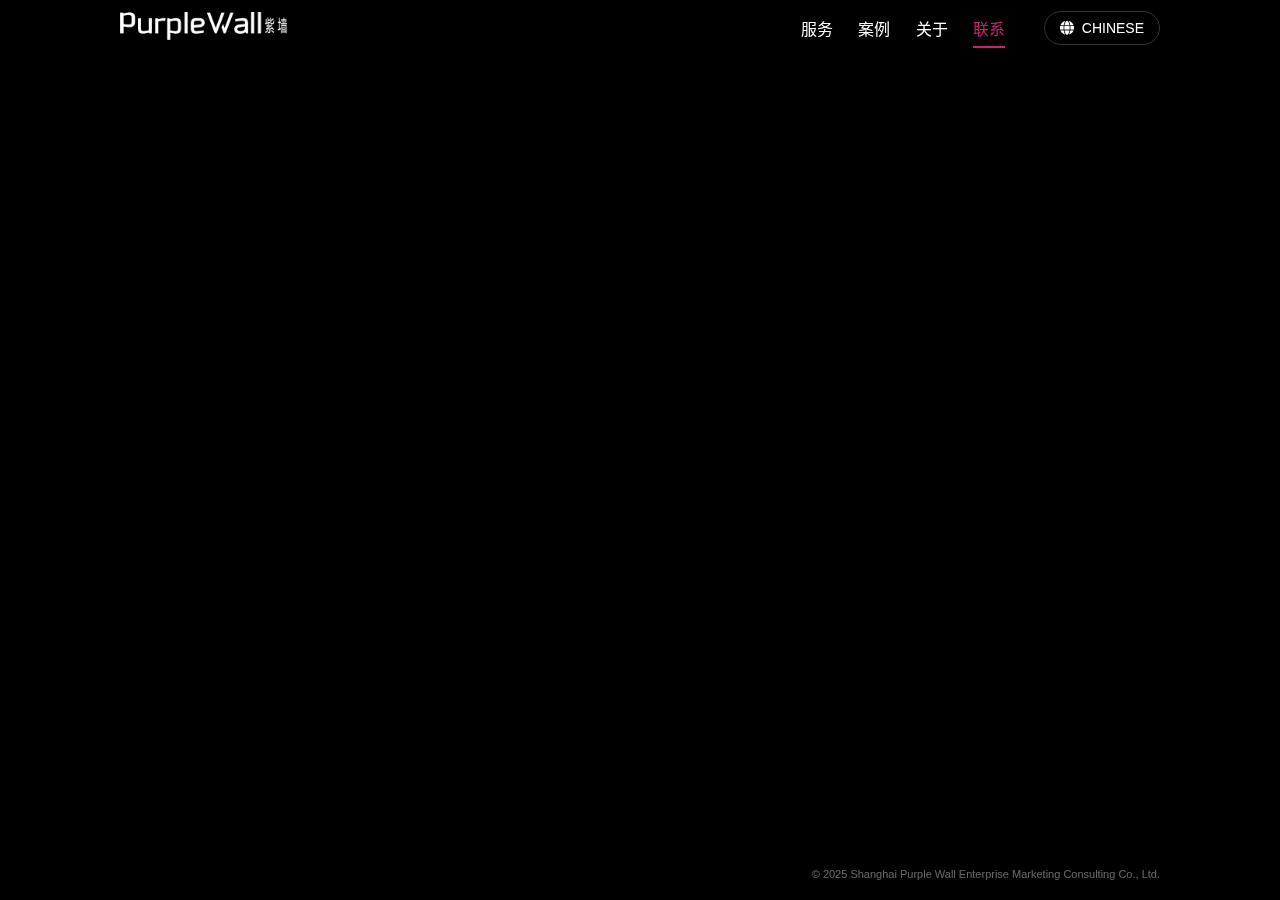
<file: contact.html>
<!DOCTYPE html>
<html lang="zh-CN">
<head>
    <meta charset="UTF-8">
    <meta name="viewport" content="width=device-width, initial-scale=1.0, viewport-fit=cover">
    <title>联系我们 | PurpleWall 上海紫墙</title>
    <link rel="stylesheet" href="https://cdnjs.cloudflare.com/ajax/libs/font-awesome/6.4.0/css/all.min.css">
    <style>
        /* ====== CSS变量 - 与主页统一 ====== */
        :root {
            --brand: #7756A0;
            --brand-light: #9D7BCB;
            --brand-or: #ff8f1c;
            --brand-gr: #d0df00;
            --brand-re: #c82272; /* 玫红色 */
            --transition: all 0.3s ease;
            --spacing-logo: 120px; /* logo间距基准 */
        }

        /* ====== 基础重置 ====== */
        * {
            margin: 0;
            padding: 0;
            box-sizing: border-box;
        }

        html, body {
            height: 100%;
            font-family: -apple-system, BlinkMacSystemFont, 'Segoe UI', Roboto, sans-serif;
            overflow: hidden;
            -webkit-overflow-scrolling: touch;
            background: #000; /* 深色背景 */
            color: #fff;
        }

        /* 隐藏默认滚动条 */
        body {
            scrollbar-width: none; /* Firefox */
            -ms-overflow-style: none; /* IE and Edge */
        }

        body::-webkit-scrollbar {
            display: none; /* Chrome, Safari, Opera */
        }

        /* ====== 多端适配导航栏 - 与主页完全一致 ====== */
        .header {
            position: fixed;
            top: 0; left: 0; right: 0;
            z-index: 1000;
            padding: 8px 0; /* 减少padding以降低高度 */
            transition: var(--transition);
            background: transparent;
        }
        
        /* 深色背景时导航栏文字白色 */
        .header.dark-nav {
            color: #fff;
        }
        
        /* 浅色背景时导航栏文字深色 */
        .header.light-nav {
            color: #1d1d1f;
        }
        
        /* 导航栏内容容器 - 自适应宽度 */
        .nav-container {
            display: flex;
            align-items: center;
            justify-content: space-between;
            padding: 0 var(--spacing-logo);
            width: 100%;
        }
        
        /* Logo左对齐，与左边距保持1个logo距离 */
        .brand {
            flex-shrink: 0;
            margin-left: 0;
        }
        
        .brand img {
            height: 28px; /* 稍微减小logo大小 */
            transition: opacity 0.3s ease;
        }
        
        .brand:hover img {
            opacity: 0.8;
        }
        
        /* 深色背景时logo白色 */
        .header.dark-nav .brand img {
            filter: brightness(0) invert(1);
        }
        
        /* 浅色背景时logo深色 */
        .header.light-nav .brand img {
            filter: brightness(0);
        }
        
        /* 导航链接和语言切换右对齐 */
        .nav-right {
            display: flex;
            align-items: center;
            justify-content: flex-end;
            gap: clamp(20px, 3vw, 40px);
        }
        
        /* 桌面端导航链接 */
        .nav-links {
            display: flex;
            align-items: center;
            gap: clamp(20px, 2vw, 30px);
        }
        
        /* 导航链接基础样式 */
        .nav-link {
            text-decoration: none;
            font-weight: 500;
            font-size: clamp(14px, 1.5vw, 16px);
            padding: 8px 0;
            position: relative;
            transition: var(--transition);
        }
        
        /* 深色背景时链接白色 */
        .header.dark-nav .nav-link {
            color: #fff;
        }
        
        /* 浅色背景时链接深色 */
        .header.light-nav .nav-link {
            color: #1d1d1f;
        }
        
        /* 导航链接下划线效果 - 悬停或激活时显示 */
        .nav-link::after {
            content: '';
            position: absolute;
            bottom: 0; left: 0;
            width: 0; height: 2px;
            transition: width 0.3s ease;
        }
        
        /* 服务 - 橙色 */
        .nav-link[href="services.html"]::after {
            background: var(--brand-or);
        }
        .nav-link[href="services.html"]:hover::after,
        .nav-link[href="services.html"].active::after {
            width: 100%;
        }
        .nav-link[href="services.html"]:hover,
        .nav-link[href="services.html"].active {
            color: var(--brand-or);
        }
        
        /* 案例 - 浅紫色 */
        .nav-link[href="cases.html"]::after {
            background: var(--brand-light);
        }
        .nav-link[href="cases.html"]:hover::after,
        .nav-link[href="cases.html"].active::after {
            width: 100%;
        }
        .nav-link[href="cases.html"]:hover,
        .nav-link[href="cases.html"].active {
            color: var(--brand-light);
        }
        
        /* 关于 - 绿色 */
        .nav-link[href="about.html"]::after {
            background: var(--brand-gr);
        }
        .nav-link[href="about.html"]:hover::after,
        .nav-link[href="about.html"].active::after {
            width: 100%;
        }
        .nav-link[href="about.html"]:hover,
        .nav-link[href="about.html"].active {
            color: var(--brand-gr);
        }
        
        /* 联系 - 玫红色 */
        .nav-link[href="contact.html"]::after {
            background: var(--brand-re);
        }
        .nav-link[href="contact.html"]:hover::after,
        .nav-link[href="contact.html"].active::after {
            width: 100%;
        }
        .nav-link[href="contact.html"]:hover,
        .nav-link[href="contact.html"].active {
            color: var(--brand-re);
        }
        
        /* 语言切换器 - 右对齐 */
        .language-switcher {
            position: relative;
            display: inline-block;
        }
        
        .language-btn {
            background: transparent;
            border: 1px solid rgba(255, 255, 255, 0.2);
            color: inherit;
            border-radius: 20px;
            padding: 8px 15px;
            display: flex;
            align-items: center;
            gap: 8px;
            cursor: pointer;
            transition: var(--transition);
            font-size: 14px;
        }
        
        .header.light-nav .language-btn {
            border-color: rgba(29, 29, 31, 0.2);
        }
        
        .language-btn:hover {
            background: rgba(255, 255, 255, 0.1);
            border-color: var(--brand-light);
        }
        
        .header.light-nav .language-btn:hover {
            background: rgba(29, 29, 31, 0.05);
        }
        
        .language-dropdown {
            position: absolute;
            top: 100%;
            right: 0;
            background: rgba(0, 0, 0, 0.95);
            backdrop-filter: blur(10px);
            border-radius: 8px;
            padding: 10px 0;
            min-width: 120px;
            box-shadow: 0 10px 30px rgba(0, 0, 0, 0.3);
            opacity: 0;
            visibility: hidden;
            transform: translateY(10px);
            transition: var(--transition);
            z-index: 1001;
        }
        
        .language-switcher:hover .language-dropdown {
            opacity: 1;
            visibility: visible;
            transform: translateY(0);
        }
        
        .language-option {
            padding: 10px 20px;
            color: #fff;
            text-decoration: none;
            display: block;
            transition: var(--transition);
            font-size: 14px;
        }
        
        .language-option:hover {
            background: rgba(255, 255, 255, 0.1);
            color: var(--brand-light);
        }
        
        .language-option.active {
            color: var(--brand-light);
            font-weight: 600;
        }
        
        /* 移动端菜单按钮 - 增加触控友好设计 */
        .menu-btn {
            display: none;
            background: transparent;
            border: 1px solid rgba(255, 255, 255, 0.2);
            color: inherit;
            font-size: 20px;
            width: 50px; height: 50px;
            border-radius: 50%;
            cursor: pointer;
            transition: var(--transition);
            align-items: center;
            justify-content: center;
            -webkit-tap-highlight-color: transparent;
        }
        
        .header.light-nav .menu-btn {
            border-color: rgba(29, 29, 31, 0.2);
        }
        
        .menu-btn:active {
            background: rgba(255, 255, 255, 0.1);
            transform: scale(0.95);
        }

        /* ====== 主要内容区域 ====== */
        .contact-container {
            position: relative;
            width: 100%;
            height: 100vh;
            display: flex;
            align-items: center;
            justify-content: center;
            overflow: hidden;
            padding-top: 60px; /* 给导航栏留出空间 */
        }
        
        .contact-content {
            width: 80%; /* 减小宽度，增加留白 */
            max-width: 1100px; /* 减小最大宽度 */
            display: grid;
            grid-template-columns: 1.2fr 0.8fr; /* 调整比例，使留言板区域更窄 */
            gap: 50px; /* 减小间距 */
            align-items: flex-start; /* 改为顶部对齐 */
            opacity: 0;
            transform: translateY(30px);
            animation: fadeInUp 0.8s ease 0.2s forwards;
        }
        
        @keyframes fadeInUp {
            to {
                opacity: 1;
                transform: translateY(0);
            }
        }
        
        /* 联系信息区域 */
        .contact-info {
            display: flex;
            flex-direction: column;
            gap: 30px; /* 减小间距 */
        }
        
        /* 标题区域 - 单排文字底对齐 */
        .contact-header {
            display: flex;
            flex-direction: column;
            align-items: flex-start;
            margin-bottom: 20px;
        }
        
        .contact-title {
            font-size: clamp(30px, 4.5vw, 42px); /* 减小字体大小 */
            font-weight: 400;
            line-height: 1.2;
            margin-bottom: 8px; /* 减小间距 */
            color: #fff;
        }
        
        .contact-subtitle {
            font-size: clamp(14px, 1.5vw, 16px); /* 减小字体大小 */
            color: rgba(255, 255, 255, 0.7); /* 增加透明度 */
            max-width: 450px; /* 减小最大宽度 */
            line-height: 1.5;
        }
        
        /* 联系信息列表 */
        .contact-list {
            list-style: none;
            display: flex;
            flex-direction: column;
            gap: 24px; /* 减小间距 */
        }
        
        .contact-item {
            display: flex;
            align-items: flex-start;
            gap: 14px; /* 减小间距 */
        }
        
        .contact-icon {
            width: 36px; /* 减小尺寸 */
            height: 36px; /* 减小尺寸 */
            border-radius: 50%;
            background: rgba(255, 255, 255, 0.08); /* 增加透明度 */
            display: flex;
            align-items: center;
            justify-content: center;
            flex-shrink: 0;
            font-size: 15px; /* 减小字体大小 */
            color: var(--brand-re); /* 改为玫红色 */
            transition: var(--transition);
        }
        
        .contact-item:hover .contact-icon {
            background: var(--brand-re); /* 改为玫红色 */
            color: #fff;
            transform: scale(1.05); /* 减小放大效果 */
        }
        
        .contact-details {
            display: flex;
            flex-direction: column;
            gap: 4px; /* 减小间距 */
        }
        
        .contact-label {
            font-size: 13px; /* 减小字体大小 */
            color: rgba(255, 255, 255, 0.5); /* 增加透明度 */
            text-transform: uppercase;
            letter-spacing: 1px;
            margin-bottom: 2px;
        }
        
        .contact-value {
            font-size: 15px; /* 减小字体大小 */
            color: #fff;
            font-weight: 400;
            transition: var(--transition);
            line-height: 1.4;
        }
        
        /* 微信二维码区域 */
        .wechat-section {
            margin-top: 30px; /* 增加顶部间距 */
            padding-top: 24px; /* 减小内边距 */
            border-top: 1px solid rgba(255, 255, 255, 0.08); /* 增加透明度 */
            padding-bottom: 20px; /* 底部增加间距 */
        }
        
        .wechat-container {
            display: flex;
            align-items: center;
            gap: 18px; /* 减小间距 */
        }
        
        .wechat-qrcode {
            width: 100px; /* 减小尺寸 */
            height: 100px; /* 减小尺寸 */
            background: #fff;
            border-radius: 6px; /* 减小圆角 */
            padding: 8px; /* 减小内边距 */
            flex-shrink: 0;
        }
        
        .wechat-qrcode img {
            width: 100%;
            height: 100%;
            object-fit: contain;
        }
        
        .wechat-info {
            display: flex;
            flex-direction: column;
            gap: 8px; /* 减小间距 */
            flex: 1;
        }
        
        .wechat-title {
            font-size: 15px; /* 减小字体大小 */
            font-weight: 400;
            color: #fff;
        }
        
        .wechat-desc {
            font-size: 13px; /* 减小字体大小 */
            color: rgba(255, 255, 255, 0.6); /* 增加透明度 */
            line-height: 1.4;
        }
        
        /* 留言板区域 - 精简版 */
        .message-board {
            background: rgba(255, 255, 255, 0.04); /* 增加透明度 */
            border-radius: 5px; /* 减小圆角 */
            padding: 26px; /* 减小内边距 */
            backdrop-filter: blur(10px);
            border: 1px solid rgba(255, 255, 255, 0.08); /* 增加透明度 */
            width: 100%;
            max-width: 360px; /* 减小最大宽度 */
            margin-top: 90px; /* 调整垂直位置，与左侧列表对齐 */
        }
        
        .message-title {
            font-size: 20px; /* 减小字体大小 */
            font-weight: 400;
            color: #fff;
            margin-bottom: 6px; /* 减小间距 */
        }
        
        .message-subtitle {
            font-size: 12px; /* 减小字体大小 */
            color: rgba(255, 255, 255, 0.6); /* 增加透明度 */
            margin-bottom: 22px; /* 减小间距 */
            line-height: 1.4;
        }
        
        .message-form {
            display: flex;
            flex-direction: column;
            gap: 14px; /* 减小间距 */
        }
        
        .form-group {
            display: flex;
            flex-direction: column;
            gap: 5px; /* 减小间距 */
        }
        
        .form-label {
            font-size: 12px; /* 减小字体大小 */
            color: rgba(255, 255, 255, 0.7); /* 增加透明度 */
        }
        
        .form-input, .form-textarea {
            background: rgba(255, 255, 255, 0.08); /* 增加透明度 */
            border: 1px solid rgba(255, 255, 255, 0.15); /* 增加透明度 */
            border-radius: 5px; /* 减小圆角 */
            padding: 11px; /* 减小内边距 */
            color: #fff;
            font-size: 14px; /* 减小字体大小 */
            font-family: inherit;
            transition: var(--transition);
        }
        
        .form-input:focus, .form-textarea:focus {
            outline: none;
            border-color: var(--brand-re); /* 改为玫红色 */
            background: rgba(255, 255, 255, 0.12); /* 增加透明度 */
        }
        
        .form-textarea {
            min-height: 110px; /* 减小最小高度 */
            resize: vertical;
        }
        
        .form-submit {
            background: var(--brand-re); /* 改为玫红色 */
            color: #fff;
            border: none;
            border-radius: 5px; /* 减小圆角 */
            padding: 13px 18px; /* 减小内边距 */
            font-size: 14px; /* 减小字体大小 */
            font-weight: 600;
            cursor: pointer;
            transition: var(--transition);
            display: flex;
            align-items: center;
            justify-content: center;
            gap: 7px;
            margin-top: 6px;
        }
        
        .form-submit:hover {
            background: #b21f67; /* 更深的玫红色 */
            transform: translateY(-1px); /* 减小上移效果 */
        }
        
        /* 成功提示样式 */
        .success-message {
            display: none;
            background: rgba(46, 204, 113, 0.1);
            border: 1px solid rgba(46, 204, 113, 0.3);
            border-radius: 8px;
            padding: 20px;
            margin-top: 20px;
            text-align: center;
            color: #2ecc71;
        }
        
        .success-icon {
            font-size: 40px;
            margin-bottom: 15px;
            color: #2ecc71;
        }
        
        .success-text {
            font-size: 16px;
            line-height: 1.5;
            margin-bottom: 10px;
        }
        
        .success-detail {
            font-size: 14px;
            color: rgba(255, 255, 255, 0.7);
        }
        
        /* 加载中状态 */
        .loading {
            position: relative;
            pointer-events: none;
            opacity: 0.7;
        }
        
        .loading::after {
            content: '';
            position: absolute;
            top: 50%;
            left: 50%;
            width: 20px;
            height: 20px;
            margin: -10px 0 0 -10px;
            border: 2px solid rgba(255, 255, 255, 0.3);
            border-top-color: #fff;
            border-radius: 50%;
            animation: spin 1s linear infinite;
        }
        
        @keyframes spin {
            to { transform: rotate(360deg); }
        }
        
        /* 错误提示样式 */
        .form-error {
            background: rgba(231, 76, 60, 0.1);
            border: 1px solid rgba(231, 76, 60, 0.3);
            border-radius: 6px;
            padding: 12px;
            margin-top: 15px;
            color: #e74c3c;
            font-size: 14px;
            text-align: center;
        }
        
        /* 右下角版权信息 */
        .copyright {
            position: fixed;
            bottom: 20px;
            right: var(--spacing-logo);
            font-size: 11px; /* 减小字体大小 */
            color: rgba(255, 255, 255, 0.4); /* 增加透明度 */
            z-index: 100;
        }
        
        /* ====== 响应式调整 ====== */
        /* 电脑端 (1025px以上) */
        @media (min-width: 1025px) {
            .nav-links {
                display: flex !important;
            }
            
            .menu-btn {
                display: none !important;
            }
            
            .mobile-language-btn {
                display: none !important;
            }
            
            .language-switcher {
                display: inline-block !important;
            }
            
            .mobile-menu-container {
                display: none !important;
            }
            
            .contact-content {
                grid-template-columns: 1.2fr 0.8fr; /* 桌面端保持比例 */
                align-items: flex-start; /* 确保顶部对齐 */
                width: 85%; /* 电脑端稍宽 */
            }
            
            .message-board {
                margin-top: 90px; /* 与左侧列表区域对齐 */
            }
        }

        /* Pad端 (769px-1024px) - 与网页端相同布局 */
        @media (min-width: 769px) and (max-width: 1024px) {
            :root {
                --spacing-logo: 60px;
            }
            
            .nav-container {
                padding: 0 var(--spacing-logo);
            }
            
            /* 确保导航栏完整显示 */
            .nav-links {
                display: flex !important;
                gap: 15px;
            }
            
            .menu-btn {
                display: none !important;
            }
            
            .language-switcher {
                display: inline-block !important;
            }
            
            .mobile-language-btn {
                display: none !important;
            }
            
            .mobile-menu-container {
                display: none !important;
            }
            
            .contact-content {
                grid-template-columns: 1.2fr 0.8fr; /* Pad端保持与网页端相同的布局 */
                gap: 40px;
                padding: 0 30px;
                align-items: flex-start; /* 确保顶部对齐 */
                width: 90%; /* Pad端稍宽 */
            }
            
            .contact-title {
                font-size: 28px;
            }
            
            .contact-subtitle {
                font-size: 15px;
            }
            
            .message-board {
                margin-top: 80px; /* Pad端稍小一些，与左侧列表区域对齐 */
                max-width: 320px; /* Pad端稍小一些 */
            }
            
            .copyright {
                right: var(--spacing-logo);
            }
        }
        
        /* 手机端 (768px以下) */
        @media (max-width: 768px) {
            :root {
                --spacing-logo: 30px;
            }
            
            .nav-container {
                padding: 0 var(--spacing-logo);
            }
            
            /* 折叠导航栏，显示菜单按钮 */
            .nav-links {
                display: none;
                position: fixed;
                top: 70px;
                right: var(--spacing-logo);
                background: rgba(0, 0, 0, 0.95);
                backdrop-filter: blur(10px);
                border-radius: 8px;
                padding: 15px 0;
                min-width: 180px;
                box-shadow: 0 10px 30px rgba(0, 0, 0, 0.3);
                z-index: 999;
                flex-direction: column;
                gap: 0;
            }
            
            .nav-links.active { 
                display: flex; 
            }
            
            .menu-btn { 
                display: flex; 
                align-items: center;
                justify-content: center;
                width: 44px;
                height: 44px;
                border: 2px solid rgba(255, 255, 255, 0.3);
            }
            
            /* 移动端语言切换按钮 */
            .mobile-language-btn {
                display: flex;
                align-items: center;
                justify-content: center;
                width: 44px;
                height: 44px;
                border-radius: 50%;
                background: rgba(255, 255, 255, 0.1);
                color: inherit;
                font-size: 18px;
                margin-right: 10px;
                border: 2px solid rgba(255, 255, 255, 0.3);
                -webkit-tap-highlight-color: transparent;
                transition: var(--transition);
            }
            
            .mobile-language-btn:active {
                background: rgba(255, 255, 255, 0.2);
                transform: scale(0.95);
            }
            
            /* 折叠菜单中的导航链接样式 */
            .nav-links .nav-link {
                color: #fff !important;
                padding: 12px 25px;
                font-size: 16px;
                text-align: left;
                width: 100%;
                border-bottom: 1px solid rgba(255, 255, 255, 0.1);
            }
            
            .nav-links .nav-link:last-child {
                border-bottom: none;
            }
            
            /* 浅色背景时按钮边框调整 */
            .header.light-nav .menu-btn {
                border-color: rgba(29, 29, 31, 0.3);
            }
            
            .header.light-nav .mobile-language-btn {
                border-color: rgba(29, 29, 31, 0.3);
            }
            
            .contact-container {
                padding-top: 80px;
                align-items: flex-start;
                overflow-y: auto; /* 允许垂直滚动 */
            }
            
            .contact-content {
                grid-template-columns: 1fr; /* 手机端单栏布局 */
                gap: 35px;
                padding: 0 25px 80px; /* 两侧留足边距 */
                width: 100%;
                max-width: 100%;
                align-items: flex-start; /* 手机端改为左对齐 */
            }
            
            .contact-title {
                font-size: 28px;
                text-align: left; /* 左对齐 */
            }
            
            .contact-subtitle {
                font-size: 15px;
                text-align: left; /* 左对齐 */
            }
            
            .contact-list {
                gap: 22px;
            }
            
            .contact-item {
                gap: 12px;
            }
            
            .contact-icon {
                width: 34px;
                height: 34px;
                font-size: 15px;
            }
            
            .contact-value {
                font-size: 15px;
            }
            
            /* 手机端微信区域保持水平一排布局 */
            .wechat-container {
                flex-direction: row; /* 保持水平布局 */
                align-items: flex-start; /* 顶部对齐 */
                gap: 14px;
            }
            
            .wechat-qrcode {
                width: 90px;
                height: 90px;
                flex-shrink: 0;
            }
            
            .wechat-info {
                text-align: left; /* 文字左对齐 */
                gap: 6px;
            }
            
            .wechat-title {
                font-size: 15px;
                text-align: left;
            }
            
            .wechat-desc {
                font-size: 12px;
                text-align: left;
            }
            
            .message-board {
                padding: 22px 18px;
                max-width: 100%; /* 手机端占满宽度 */
                margin-top: 0; /* 手机端不需要margin-top */
            }
            
            .message-title {
                font-size: 20px;
                text-align: left; /* 左对齐 */
            }
            
            .message-subtitle {
                font-size: 12px;
                text-align: left; /* 左对齐 */
            }
            
            .copyright {
                right: var(--spacing-logo);
                bottom: 10px;
                font-size: 10px;
                padding: 0 10px;
                text-align: right;
            }
            
            /* 手机端隐藏桌面语言切换器 */
            .language-switcher {
                display: none;
            }
            
            .mobile-menu-container {
                display: flex;
            }
        }
        
        /* 大屏手机 (421px-768px) */
        @media (min-width: 421px) and (max-width: 768px) {
            :root {
                --spacing-logo: 40px;
            }
            
            .nav-container {
                padding: 0 var(--spacing-logo);
            }
            
            .menu-btn { 
                display: flex; 
                align-items: center;
                justify-content: center;
                width: 44px;
                height: 44px;
                border: 2px solid rgba(255, 255, 255, 0.3);
            }
            
            /* 移动端语言切换按钮 */
            .mobile-language-btn {
                display: flex;
                align-items: center;
                justify-content: center;
                width: 44px;
                height: 44px;
                border-radius: 50%;
                background: rgba(255, 255, 255, 0.1);
                color: inherit;
                font-size: 20px;
                margin-right: 12px;
                border: 2px solid rgba(255, 255, 255, 0.3);
                -webkit-tap-highlight-color: transparent;
                transition: var(--transition);
            }
            
            .mobile-language-btn:active {
                background: rgba(255, 255, 255, 0.2);
                transform: scale(0.95);
            }
            
            /* 折叠菜单中的导航链接样式 */
            .nav-links .nav-link {
                color: #fff !important;
                padding: 12px 25px;
                font-size: 16px;
                text-align: left;
                width: 100%;
                border-bottom: 1px solid rgba(255, 255, 255, 0.1);
            }
            
            .nav-links .nav-link:last-child {
                border-bottom: none;
            }
            
            /* 浅色背景时按钮边框调整 */
            .header.light-nav .menu-btn {
                border-color: rgba(29, 29, 31, 0.3);
            }
            
            .header.light-nav .mobile-language-btn {
                border-color: rgba(29, 29, 31, 0.3);
            }
            
            .contact-content {
                padding: 0 35px 80px; /* 大屏手机两侧边距更大 */
            }
            
            .copyright {
                right: var(--spacing-logo);
            }
            
            /* 大屏手机也隐藏桌面语言切换器 */
            .language-switcher {
                display: none;
            }
        }
        
        /* 移动端菜单容器 */
        .mobile-menu-container {
            display: none;
            align-items: center;
        }
        
        @media (max-width: 768px) {
            .mobile-menu-container {
                display: flex;
            }
        }
        
        /* 移动端语言下拉菜单 */
        .mobile-language-dropdown {
            position: fixed;
            top: 70px;
            right: var(--spacing-logo);
            background: rgba(0, 0, 0, 0.95);
            backdrop-filter: blur(10px);
            border-radius: 8px;
            padding: 15px 0;
            min-width: 120px;
            box-shadow: 0 10px 30px rgba(0, 0, 0, 0.3);
            z-index: 1001;
            display: none;
        }
        
        .mobile-language-dropdown.active {
            display: block;
        }
        
        .mobile-language-option {
            padding: 12px 25px;
            color: #fff;
            text-decoration: none;
            display: block;
            font-size: 16px;
            transition: var(--transition);
            border-bottom: 1px solid rgba(255, 255, 255, 0.1);
        }
        
        .mobile-language-option:last-child {
            border-bottom: none;
        }
        
        .mobile-language-option:hover,
        .mobile-language-option:active {
            background: rgba(255, 255, 255, 0.1);
            color: var(--brand-light);
        }
        
        .mobile-language-option.active {
            color: var(--brand-light);
            font-weight: 600;
        }
        
        /* 导航栏小屏幕适配 - 电脑端小屏幕时也保持完整导航栏 */
        @media (min-width: 769px) and (max-width: 1024px) {
            .nav-links {
                display: flex !important;
                gap: 10px; /* 在小屏幕上减小间距 */
            }
            
            .nav-link {
                font-size: 14px; /* 减小字体大小 */
            }
            
            .language-btn {
                padding: 6px 12px; /* 减小按钮内边距 */
                font-size: 12px; /* 减小字体大小 */
            }
        }
        
        /* 导航栏超小屏幕电脑端适配 */
        @media (min-width: 769px) and (max-width: 850px) {
            .nav-links {
                gap: 8px;
            }
            
            .nav-link {
                font-size: 13px;
            }
            
            .language-btn {
                padding: 5px 10px;
                font-size: 11px;
            }
        }
    </style>
</head>
<body>
    <!-- 导航栏 - 与主页完全一致 -->
    <header class="header dark-nav" id="header">
        <div class="nav-container">
            <!-- Logo左对齐 -->
            <a href="index.html" class="brand">
                <img src="assets/PURPLEWALL logo-bai-03.png" alt="PurpleWall">
            </a>
            
            <!-- 导航链接和语言切换右对齐 -->
            <div class="nav-right">
                <!-- 桌面端导航链接 -->
                <nav class="nav-links">
                    <a href="services.html" class="nav-link">服务</a>
                    <a href="cases.html" class="nav-link">案例</a>
                    <a href="about.html" class="nav-link">关于</a>
                    <a href="contact.html" class="nav-link active">联系</a>
                </nav>
                
                <!-- 桌面端语言切换器 -->
                <div class="language-switcher">
                    <button class="language-btn">
                        <i class="fas fa-globe"></i>
                        <span>CHINESE</span>
                    </button>
                    <div class="language-dropdown">
                        <a href="#" class="language-option active">CH</a>
                        <a href="#" class="language-option">EN</a>
                        <a href="#" class="language-option">FR</a>
                    </div>
                </div>
            </div>
            
            <!-- 移动端菜单按钮和语言切换 -->
            <div class="mobile-menu-container">
                <button class="mobile-language-btn" id="mobileLanguageBtn">
                    <i class="fas fa-globe"></i>
                </button>
                <button class="menu-btn" id="menuBtn">
                    <i class="fas fa-bars"></i>
                </button>
            </div>
        </div>
    </header>

    <!-- 主要内容区域 -->
    <div class="contact-container">
        <div class="contact-content">
            <!-- 联系信息区域 -->
            <div class="contact-info">
                <!-- 标题区域 - 单排文字底对齐 -->
                <div class="contact-header">
                    <h1 class="contact-title">联系我们</h1>
                    <p class="contact-subtitle">期待与您合作，共创品牌价值</p>
                </div>
                
                <ul class="contact-list">
                    <li class="contact-item">
                        <div class="contact-icon">
                            <i class="fas fa-envelope"></i>
                        </div>
                        <div class="contact-details">
                            <span class="contact-label">邮箱</span>
                            <div class="contact-value">hi@purplewall.com.cn</div>
                            <div class="contact-value">business@purplewall.cn</div>
                        </div>
                    </li>
                    
                    <li class="contact-item">
                        <div class="contact-icon">
                            <i class="fas fa-phone"></i>
                        </div>
                        <div class="contact-details">
                            <span class="contact-label">电话</span>
                            <div class="contact-value">+86 21 36031393</div>
                            <div class="contact-value">
                                <span>服务时间：周一至周五 9:30-18:00</span>
                            </div>
                        </div>
                    </li>
                    
                    <li class="contact-item">
                        <div class="contact-icon">
                            <i class="fas fa-map-marker-alt"></i>
                        </div>
                        <div class="contact-details">
                            <span class="contact-label">上海办公室</span>
                            <div class="contact-value">
                                <span>上海市普陀区中山北路3300号环球港B座40E</span>
                            </div>
                            <div class="contact-value">
                                <span>邮编：200063</span>
                            </div>
                        </div>
                    </li>
                    
                    <li class="contact-item">
                        <div class="contact-icon">
                            <i class="fas fa-industry"></i>
                        </div>
                        <div class="contact-details">
                            <span class="contact-label">苏州工厂</span>
                            <div class="contact-value">
                                <span>江苏省苏州市太仓市建湖路10号</span>
                            </div>
                            <div class="contact-value">
                                <span>邮编：215415</span>
                            </div>
                        </div>
                    </li>
                </ul>
                
                <!-- 微信二维码区域 -->
                <div class="wechat-section">
                    <div class="wechat-container">
                        <div class="wechat-qrcode">
                            <!-- 请替换为实际二维码图片 -->
                            <img src="assets/640.png" alt="PurpleWall微信公众号二维码">
                            <div style="display:flex;align-items:center;justify-content:center;color:#666;font-size:12px;text-align:center;">
                            </div>
                        </div>
                        <div class="wechat-info">
                            <h3 class="wechat-title">微信联系</h3>
                            <p class="wechat-desc">关注PurpleWall微信公众号</p>
                        </div>
                    </div>
                </div>
            </div>
            
            <!-- 留言板区域 - 精简版 -->
            <div class="message-board">
                <h2 class="message-title">留言板</h2>
                <p class="message-subtitle">请留下您的联系方式和需求，我们将尽快与您联系</p>
                
                <form class="message-form" id="contactForm">
                    <div class="form-group">
                        <label for="name" class="form-label">姓名 *</label>
                        <input type="text" id="name" name="name" class="form-input" placeholder="请输入您的姓名" required>
                    </div>
                    
                    <div class="form-group">
                        <label for="email" class="form-label">邮箱 *</label>
                        <input type="email" id="email" name="email" class="form-input" placeholder="请输入您的邮箱" required>
                    </div>
                    
                    <div class="form-group">
                        <label for="message" class="form-label">留言内容 *</label>
                        <textarea id="message" name="message" class="form-textarea" placeholder="请简要描述您的需求..." required></textarea>
                    </div>
                    
                    <button type="submit" class="form-submit" id="submitBtn">
                        <i class="fas fa-paper-plane"></i>
                        发送留言
                    </button>
                </form>
                
                <!-- 成功提示 -->
                <div class="success-message" id="successMessage">
                    <div class="success-icon">
                        <i class="fas fa-check-circle"></i>
                    </div>
                    <div class="success-text">留言发送成功！</div>
                    <div class="success-detail">感谢您的留言，我们已收到您的信息，将在24小时内通过您留下的联系方式与您联系。</div>
                    <button class="form-submit" id="sendAgainBtn" style="margin-top: 15px; background: rgba(255, 255, 255, 0.1);">
                        <i class="fas fa-redo"></i>
                        发送新留言
                    </button>
                </div>
            </div>
        </div>
    </div>

    <!-- 右下角版权信息 -->
    <div class="copyright">
        © 2025 Shanghai Purple Wall Enterprise Marketing Consulting Co., Ltd.
    </div>

    <!-- 移动端语言下拉菜单 -->
    <div class="mobile-language-dropdown" id="mobileLanguageDropdown">
        <a href="#" class="mobile-language-option active">CH</a>
        <a href="#" class="mobile-language-option">EN</a>
        <a href="#" class="mobile-language-option">FR</a>
    </div>

    <script>
        class ContactPage {
            constructor() {
                this.header = document.getElementById('header');
                this.menuBtn = document.getElementById('menuBtn');
                this.navLinks = document.querySelector('.nav-links');
                this.mobileLanguageBtn = document.getElementById('mobileLanguageBtn');
                this.mobileLanguageDropdown = document.getElementById('mobileLanguageDropdown');
                this.contactForm = document.getElementById('contactForm');
                this.submitBtn = document.getElementById('submitBtn');
                this.successMessage = document.getElementById('successMessage');
                this.sendAgainBtn = document.getElementById('sendAgainBtn');
                this.isMobile = window.innerWidth <= 768;
                this.isTablet = window.innerWidth >= 769 && window.innerWidth <= 1024;
                this.isDesktop = window.innerWidth >= 1025;
                
                this.init();
            }
            
            init() {
                // 绑定导航栏事件
                this.bindNavEvents();
                
                // 绑定表单提交事件
                this.bindFormEvents();
                
                // 更新设备类型
                this.updateDeviceType();
                
                // 绑定窗口大小变化事件
                window.addEventListener('resize', () => this.handleResize());
                
                // 点击页面其他地方关闭所有下拉菜单（手机端）
                if (this.isMobile) {
                    document.addEventListener('click', (e) => {
                        // 检查点击是否在菜单按钮、导航菜单或语言按钮内
                        const isMenuBtn = this.menuBtn && this.menuBtn.contains(e.target);
                        const isNavLinks = this.navLinks && this.navLinks.contains(e.target);
                        const isLanguageBtn = this.mobileLanguageBtn && this.mobileLanguageBtn.contains(e.target);
                        const isLanguageDropdown = this.mobileLanguageDropdown && this.mobileLanguageDropdown.contains(e.target);
                        
                        // 如果点击的不是菜单按钮或导航菜单，且菜单是打开的，则关闭它
                        if (!isMenuBtn && !isNavLinks && this.navLinks && this.navLinks.classList.contains('active')) {
                            this.navLinks.classList.remove('active');
                            if (this.menuBtn) {
                                this.menuBtn.querySelector('i').className = 'fas fa-bars';
                            }
                        }
                        
                        // 如果点击的不是语言按钮或语言下拉菜单，且语言菜单是打开的，则关闭它
                        if (!isLanguageBtn && !isLanguageDropdown && this.mobileLanguageDropdown && this.mobileLanguageDropdown.classList.contains('active')) {
                            this.mobileLanguageDropdown.classList.remove('active');
                        }
                    });
                }
                
                // 点击语言下拉菜单选项
                const languageOptions = this.mobileLanguageDropdown.querySelectorAll('.mobile-language-option');
                languageOptions.forEach(option => {
                    option.addEventListener('click', (e) => {
                        e.preventDefault();
                        const lang = option.textContent;
                        alert(`切换到 ${lang}`);
                        
                        // 更新活动状态
                        languageOptions.forEach(opt => opt.classList.remove('active'));
                        option.classList.add('active');
                        
                        // 关闭下拉菜单
                        this.mobileLanguageDropdown.classList.remove('active');
                    });
                });
                
                // 绑定"发送新留言"按钮事件
                if (this.sendAgainBtn) {
                    this.sendAgainBtn.addEventListener('click', () => this.resetForm());
                }
            }
            
            // 更新设备类型
            updateDeviceType() {
                const width = window.innerWidth;
                this.isMobile = width <= 768;
                this.isTablet = width >= 769 && width <= 1024;
                this.isDesktop = width >= 1025;
            }
            
            // 绑定导航栏事件
            bindNavEvents() {
                // 手机端：绑定菜单按钮点击事件
                if (this.isMobile) {
                    if (this.menuBtn && this.navLinks) {
                        this.menuBtn.addEventListener('click', (e) => {
                            e.stopPropagation();
                            const isActive = this.navLinks.classList.toggle('active');
                            this.menuBtn.querySelector('i').className = isActive ? 'fas fa-times' : 'fas fa-bars';
                            
                            // 如果打开菜单，关闭语言下拉菜单
                            if (isActive) {
                                this.mobileLanguageDropdown.classList.remove('active');
                            }
                        });
                    }
                    
                    // 手机端语言按钮点击事件
                    if (this.mobileLanguageBtn && this.mobileLanguageDropdown) {
                        this.mobileLanguageBtn.addEventListener('click', (e) => {
                            e.stopPropagation();
                            const isActive = this.mobileLanguageDropdown.classList.toggle('active');
                            
                            // 如果打开语言下拉菜单，关闭导航菜单
                            if (isActive) {
                                this.navLinks.classList.remove('active');
                                if (this.menuBtn) {
                                    this.menuBtn.querySelector('i').className = 'fas fa-bars';
                                }
                            }
                        });
                    }
                }
            }
            
            // 绑定表单提交事件
            bindFormEvents() {
                if (this.contactForm) {
                    this.contactForm.addEventListener('submit', (e) => this.handleSubmit(e));
                }
            }
            
            // 处理表单提交
            async handleSubmit(e) {
                e.preventDefault();
                
                // 验证表单
                if (!this.validateForm()) {
                    return;
                }
                
                // 显示加载状态
                this.showLoading();
                
                // 收集表单数据
                const formData = this.collectFormData();
                
                try {
                    // 模拟发送邮件，延迟1.5秒后显示成功
                    await this.mockSendEmail(formData);
                    
                    // 显示成功消息
                    this.showSuccess();
                    
                    // 记录到控制台（便于调试）
                    console.log('留言已发送:', formData);
                    
                } catch (error) {
                    // 显示错误提示
                    this.showError(error.message || '发送失败，请稍后重试');
                    console.error('发送失败:', error);
                } finally {
                    // 移除加载状态
                    this.hideLoading();
                }
            }
            
            // 验证表单
            validateForm() {
                const name = document.getElementById('name').value.trim();
                const email = document.getElementById('email').value.trim();
                const message = document.getElementById('message').value.trim();
                
                // 简单验证
                if (!name) {
                    this.showError('请输入姓名');
                    return false;
                }
                
                if (!email) {
                    this.showError('请输入邮箱');
                    return false;
                }
                
                // 邮箱格式验证
                const emailRegex = /^[^\s@]+@[^\s@]+\.[^\s@]+$/;
                if (!emailRegex.test(email)) {
                    this.showError('请输入有效的邮箱地址');
                    return false;
                }
                
                if (!message) {
                    this.showError('请输入留言内容');
                    return false;
                }
                
                return true;
            }
            
            // 收集表单数据
            collectFormData() {
                return {
                    name: document.getElementById('name').value.trim(),
                    email: document.getElementById('email').value.trim(),
                    message: document.getElementById('message').value.trim(),
                    timestamp: new Date().toLocaleString('zh-CN'),
                };
            }
            
            // 模拟发送邮件（测试模式）
            mockSendEmail(formData) {
                return new Promise((resolve) => {
                    // 模拟网络延迟
                    setTimeout(() => {
                        console.log('模拟发送邮件成功');
                        console.log('邮件内容:', formData);
                        resolve();
                    }, 1500);
                });
            }
            
            // 显示加载状态
            showLoading() {
                this.submitBtn.classList.add('loading');
                this.submitBtn.innerHTML = '发送中...';
                this.submitBtn.disabled = true;
            }
            
            // 隐藏加载状态
            hideLoading() {
                this.submitBtn.classList.remove('loading');
                this.submitBtn.innerHTML = '<i class="fas fa-paper-plane"></i> 发送留言';
                this.submitBtn.disabled = false;
            }
            
            // 显示成功消息
            showSuccess() {
                // 隐藏表单
                this.contactForm.style.display = 'none';
                
                // 显示成功消息
                this.successMessage.style.display = 'block';
                
                // 添加淡入动画
                setTimeout(() => {
                    this.successMessage.style.opacity = '1';
                    this.successMessage.style.transform = 'translateY(0)';
                }, 10);
            }
            
            // 显示错误提示
            showError(message) {
                // 移除现有的错误提示
                const existingError = this.contactForm.querySelector('.form-error');
                if (existingError) {
                    existingError.remove();
                }
                
                // 创建错误提示
                const errorDiv = document.createElement('div');
                errorDiv.className = 'form-error';
                errorDiv.innerHTML = `<i class="fas fa-exclamation-circle"></i> ${message}`;
                
                // 插入到表单下方
                this.contactForm.appendChild(errorDiv);
                
                // 3秒后自动移除
                setTimeout(() => {
                    if (errorDiv.parentNode) {
                        errorDiv.parentNode.removeChild(errorDiv);
                    }
                }, 3000);
            }
            
            // 重置表单
            resetForm() {
                // 隐藏成功消息
                this.successMessage.style.display = 'none';
                
                // 显示表单
                this.contactForm.style.display = 'block';
                this.contactForm.reset();
                
                // 添加淡入效果
                setTimeout(() => {
                    this.contactForm.style.opacity = '1';
                    this.contactForm.style.transform = 'translateY(0)';
                }, 10);
            }
            
            // 处理窗口大小变化
            handleResize() {
                this.updateDeviceType();
                
                // 如果是大屏幕，确保导航菜单是关闭状态
                if (!this.isMobile && this.navLinks && this.navLinks.classList.contains('active')) {
                    this.navLinks.classList.remove('active');
                    if (this.menuBtn) {
                        this.menuBtn.querySelector('i').className = 'fas fa-bars';
                    }
                }
            }
        }

        // 页面加载完成后初始化
        document.addEventListener('DOMContentLoaded', () => {
            new ContactPage();
        });
    </script>
</body>
</html>
</file>
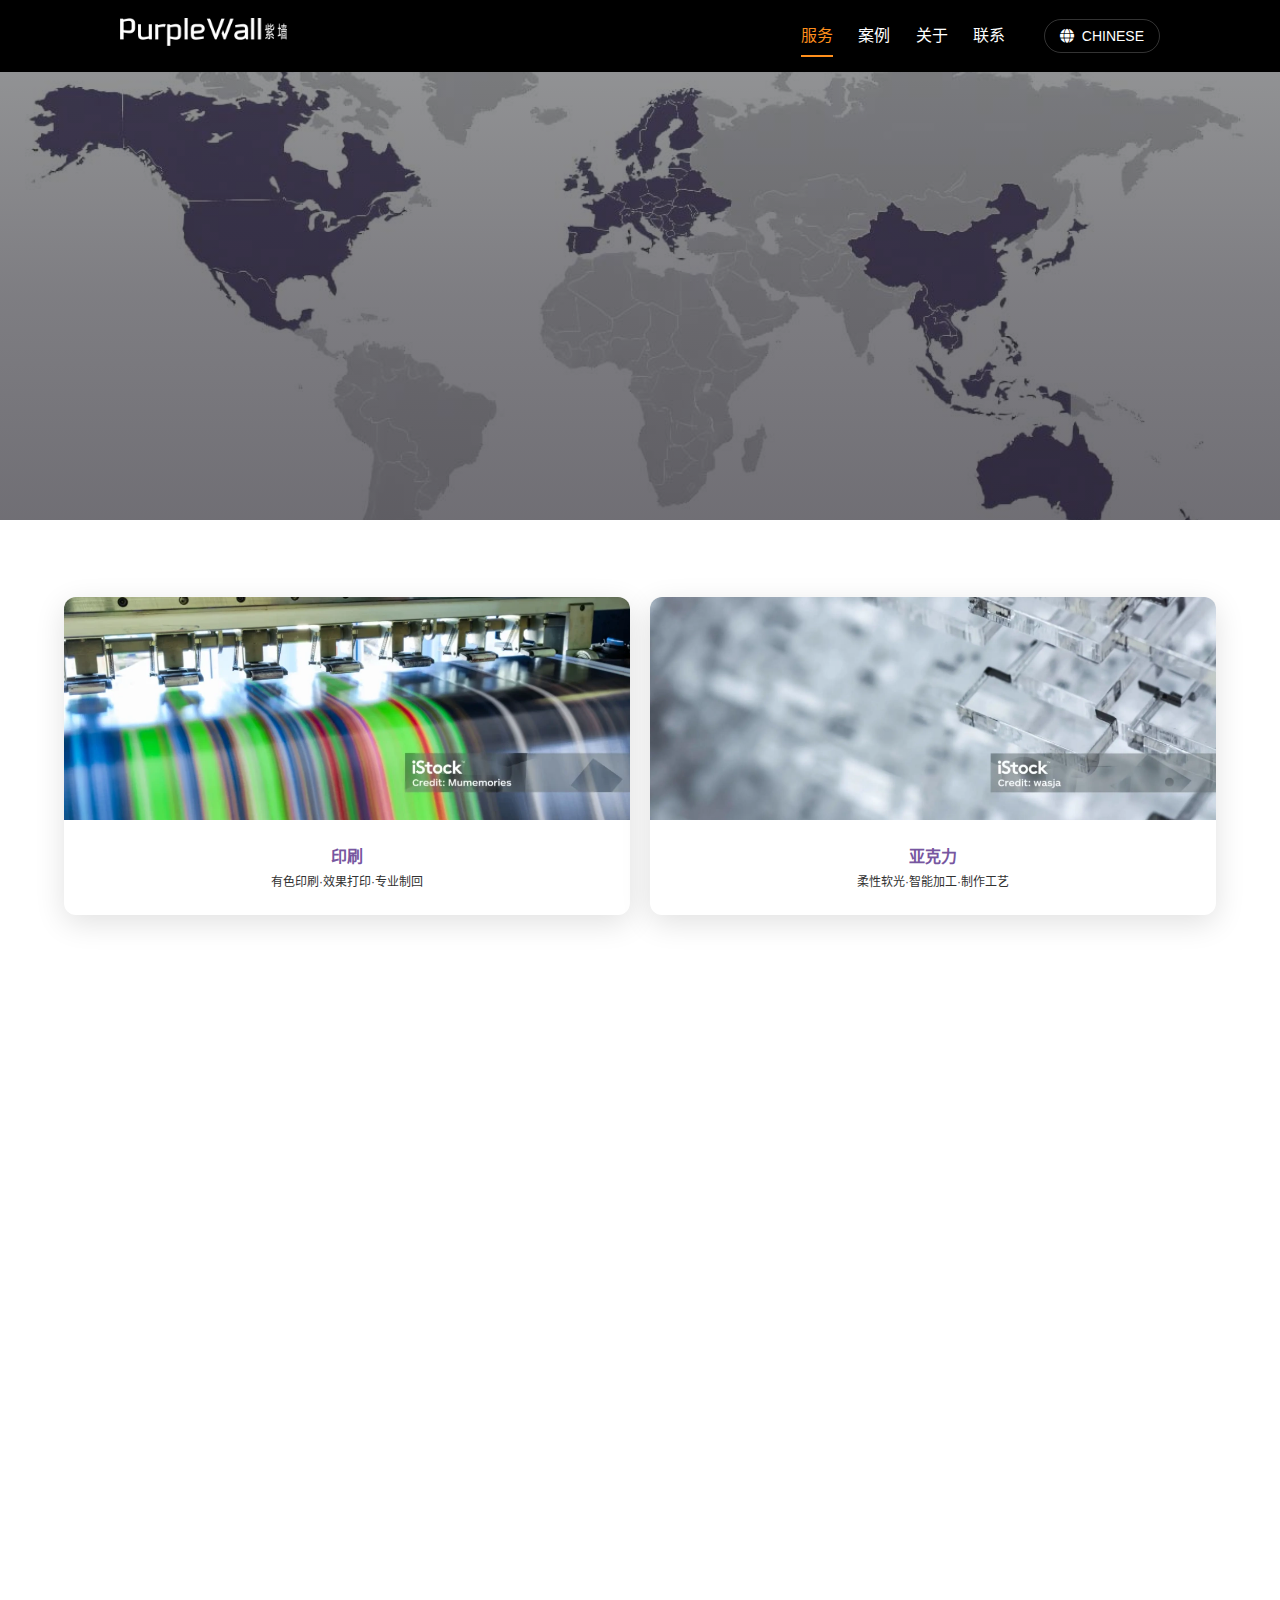
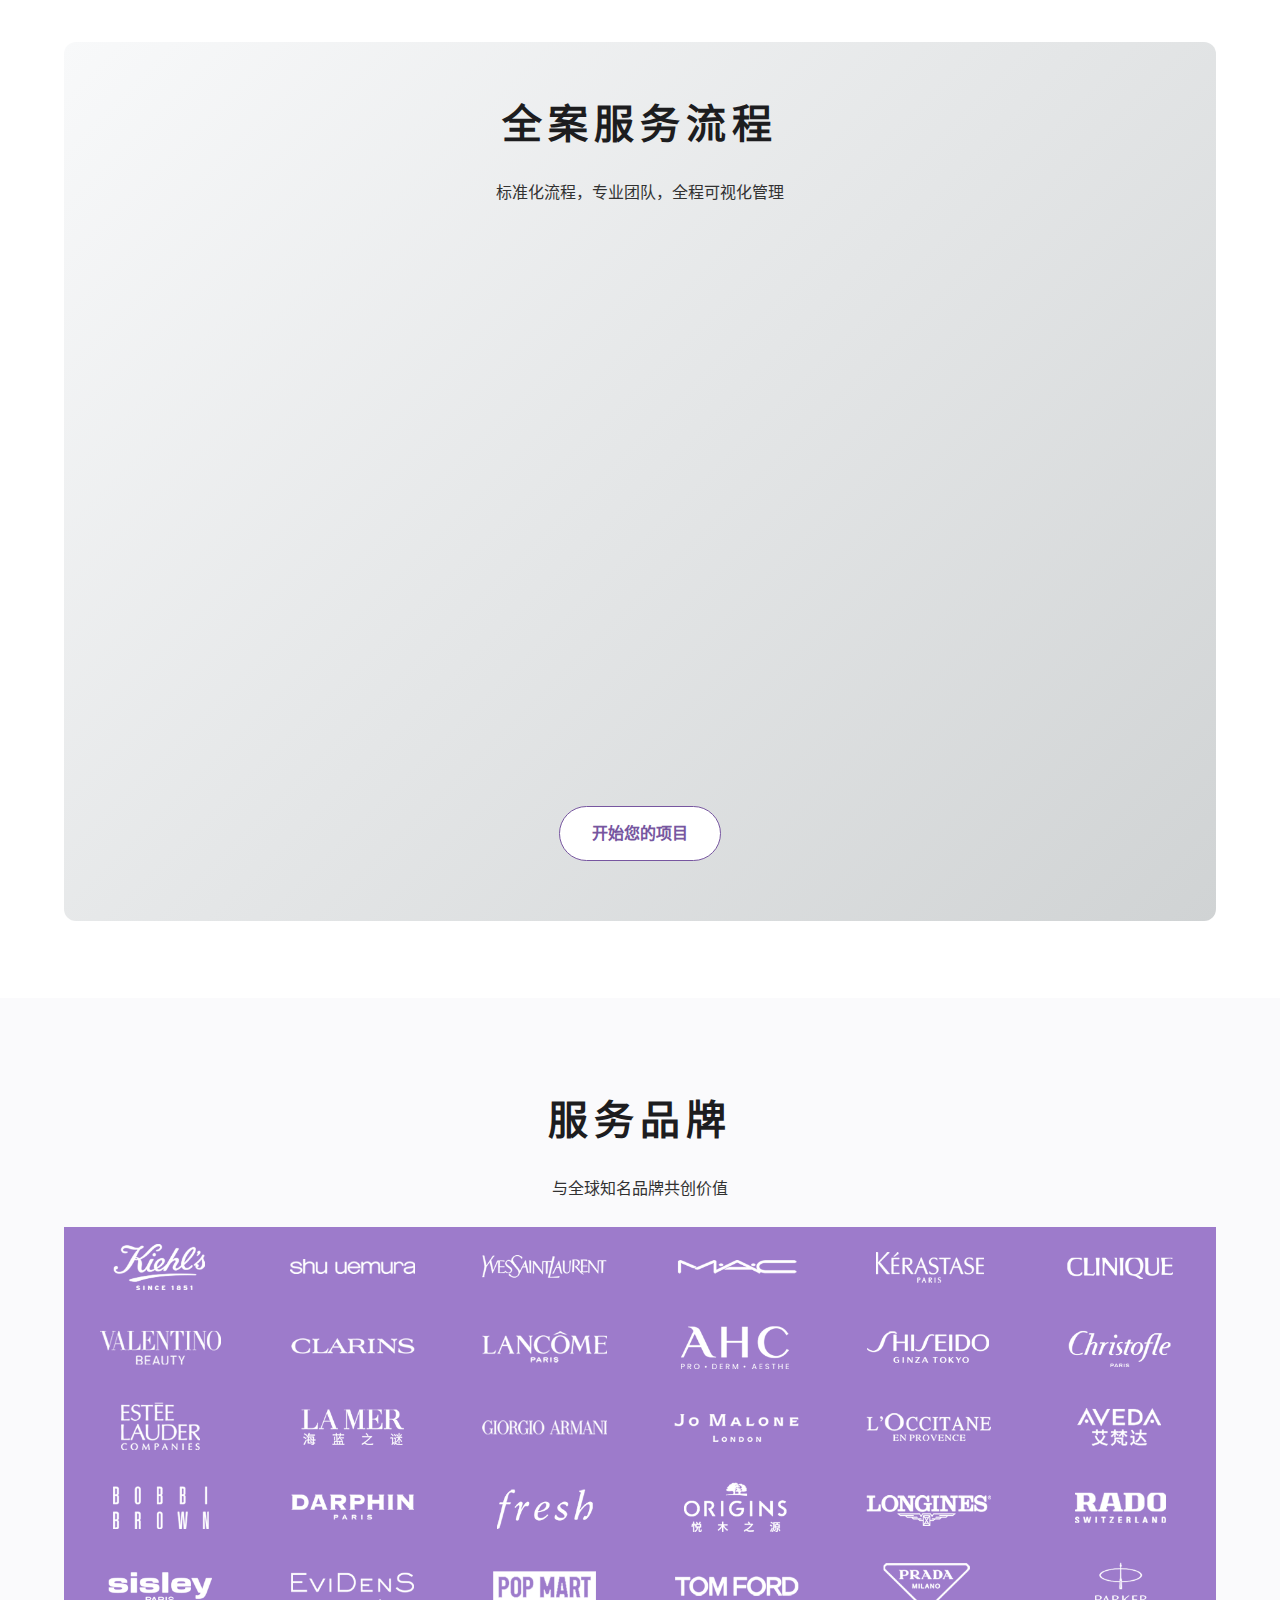
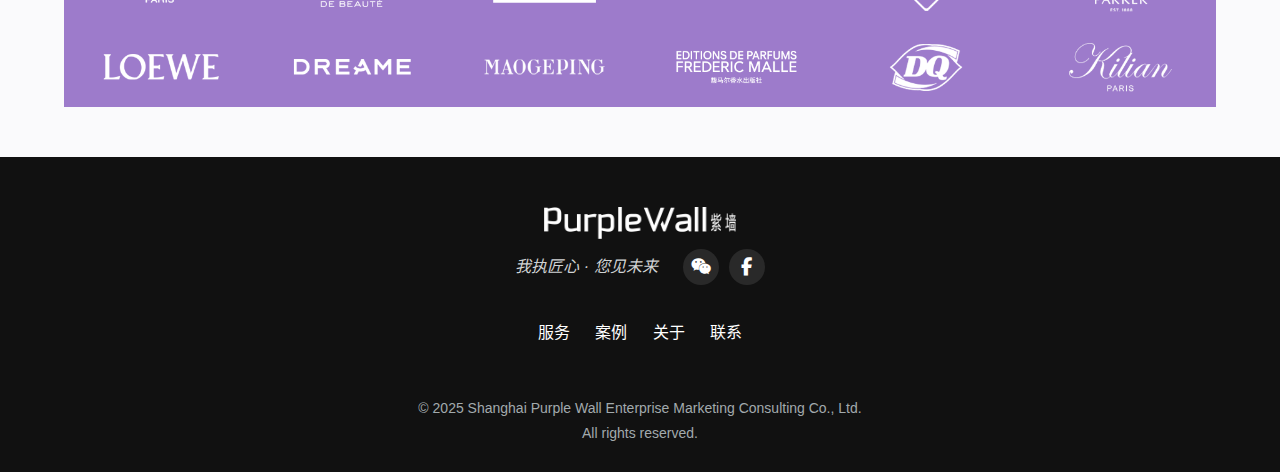
<file: services.html>
<!DOCTYPE html>
<html lang="zh-CN">
<head>
    <meta charset="UTF-8">
    <meta name="viewport" content="width=device-width, initial-scale=1.0, maximum-scale=1.0, user-scalable=no">
    <title>我们的服务 | PurpleWall 上海紫墙</title>
    <link rel="stylesheet" href="https://cdnjs.cloudflare.com/ajax/libs/font-awesome/6.4.0/css/all.min.css">
    <style>
        /* ========== 精简CSS变量 - 与主页统一 ========== */
        :root {
            --brand: #7756A0;
            --brand-light: #9D7BCB;
            --brand-pu: #4e008e;
            --brand-gr: #d0df00;
            --brand-or: #ff8f1c;
            --brand-re: #c82272;
            --dark: #1d252d;
            --light: #ffffff;
            --radius: 12px;
            --shadow: 0 8px 30px rgba(0,0,0,0.12);
            --transition: all 0.3s ease;
            --gray1:#fafafc;
            --gray2:#f5f5f7;
            --gray3:#323232;
            --gray4:#1d1d1f;
            --gray-427c: #d0d3d4;
            --gray-429c: #a2aaad;
            --spacing-logo: 120px; /* 与主页统一 */
        }

        /* ========== 基础样式 ========== */
        * { margin: 0; padding: 0; box-sizing: border-box; }
        html { scroll-behavior: smooth; }
        body {
            font-family: -apple-system, BlinkMacSystemFont, "Segoe UI", Roboto, sans-serif;
            color: var(--gray4);
            background: var(--light);
            line-height: 1.6;
            -webkit-font-smoothing: antialiased;
            overflow-x: hidden;
        }

        .container {
            max-width: 1280px;
            margin: 0 auto;
            padding: 0 clamp(20px, 5vw, 120px); /* 响应式边距 */
        }
        .text-center { text-align: center; }

        /* ========== 组件样式 ========== */
        /* 按钮 - 与主页统一 */
        .btn-primary, .btn-secondary {
            display: inline-flex;
            align-items: center;
            justify-content: center;
            padding: 14px 32px;
            border-radius: 30px;
            font-weight: 600;
            font-size: clamp(14px, 1.6vw, 16px);
            text-decoration: none;
            transition: var(--transition);
            cursor: pointer;
            border: none;
            min-height: 42px;
            min-width: 120px;
        }
        .btn-primary {
            background: var(--light);
            color: var(--brand);
            border: 1px solid var(--brand);
            margin-bottom: 10px;
        }
        .btn-primary:hover {
            background: var(--brand);
            color: var(--light);
            transform: translateY(-3px);
            box-shadow: 0 6px 15px rgba(119, 86, 160, 0.3);
        }
        .btn-secondary {
            background: transparent;           
            color: var(--brand);
            border: 1px solid var(--brand);
        }
        .btn-secondary:hover {
            background: var(--brand);
            color: var(--light);
            transform: translateY(-3px);
        }

        /* 标题 - 与主页统一 */
        .section-title {
            font-size: clamp(24px, 4vw, 40px);
            color: var(--gray4);
            font-weight: 700;
            text-align: center;
            margin-bottom: clamp(12px, 2vw, 24px);
            letter-spacing: clamp(3px, 1vw, 6px);
            margin-top: 40px; /* 减少间距，增加紧凑度 */
        }
        .section-subtitle {
            font-size: clamp(14px, 1.5vw, 16px);
            color: var(--gray3);
            text-align: center;
            max-width: 600px;
            margin: 0 auto clamp(10px, 2vw, 30px); /* 减少间距，增加紧凑度 */
        }

        /* ========== 布局模块 - 与主页统一 ========== */
        /* 导航 - 与主页统一样式，固定黑色背景 */
        .header {
            position: fixed;
            top: 0; left: 0; right: 0;
            z-index: 1000;
            padding: 15px 0; /* 减少padding以降低高度 */
            transition: var(--transition);
            background: rgba(0, 0, 0, 1); /* 固定黑色背景 */
            color: var(--light); /* 固定白色文字 */
            transform: translateY(0);
        }
        
        .header.hidden {
            transform: translateY(-100%);
        }
        
        .header.scrolled {
            background: rgba(0, 0, 0, 0.95);
            backdrop-filter: blur(10px);
            padding: 12px 0; /* 滚动时进一步减少padding */
        }
        
        /* 导航栏内容容器 - 与主页统一 */
        .nav-container {
            display: flex;
            align-items: center;
            justify-content: space-between;
            padding: 0 var(--spacing-logo);
            width: 100%;
        }
        
        /* Logo左对齐，与左边距保持1个logo距离 */
        .brand {
            flex-shrink: 0;
            margin-left: 0;
        }
        
        .brand img {
            height: 28px; /* 稍微减小logo大小 */
            transition: opacity 0.3s ease;
            filter: brightness(0) invert(1); /* 白色logo */
        }
        
        .brand:hover img {
            opacity: 0.8;
        }
        
        /* 导航链接和语言切换右对齐 */
        .nav-right {
            display: flex;
            align-items: center;
            justify-content: flex-end;
            gap: clamp(20px, 3vw, 40px);
        }
        
        /* 桌面端导航链接 */
        .nav-links {
            display: flex;
            align-items: center;
            gap: clamp(20px, 2vw, 30px);
        }
        
        /* 导航链接基础样式 - 白色文字 */
        .nav-link {
            text-decoration: none;
            font-weight: 500;
            font-size: clamp(14px, 1.5vw, 16px);
            padding: 8px 0;
            position: relative;
            transition: var(--transition);
            color: var(--light); /* 固定白色 */
        }
        
        /* 导航链接下划线效果 - 悬停或激活时显示 */
        .nav-link::after {
            content: '';
            position: absolute;
            bottom: 0; left: 0;
            width: 0; height: 2px;
            transition: width 0.3s ease;
        }
        
        /* 服务 - 橙色 */
        .nav-link[href="services.html"]::after {
            background: var(--brand-or);
        }
        .nav-link[href="services.html"]:hover,
        .nav-link[href="services.html"].active {
            color: var(--brand-or);
        }
        .nav-link[href="services.html"]:hover::after,
        .nav-link[href="services.html"].active::after {
            width: 100%;
        }
        
        /* 案例 - 浅紫色 */
        .nav-link[href="cases.html"]::after {
            background: var(--brand-light);
        }
        .nav-link[href="cases.html"]:hover,
        .nav-link[href="cases.html"].active {
            color: var(--brand-light);
        }
        .nav-link[href="cases.html"]:hover::after,
        .nav-link[href="cases.html"].active::after {
            width: 100%;
        }
        
        /* 关于 - 绿色 */
        .nav-link[href="about.html"]::after {
            background: var(--brand-gr);
        }
        .nav-link[href="about.html"]:hover,
        .nav-link[href="about.html"].active {
            color: var(--brand-gr);
        }
        .nav-link[href="about.html"]:hover::after,
        .nav-link[href="about.html"].active::after {
            width: 100%;
        }
        
        /* 联系 - 红色 */
        .nav-link[href="contact.html"]::after {
            background: var(--brand-re);
        }
        .nav-link[href="contact.html"]:hover,
        .nav-link[href="contact.html"].active {
            color: var(--brand-re);
        }
        .nav-link[href="contact.html"]:hover::after,
        .nav-link[href="contact.html"].active::after {
            width: 100%;
        }
        
        /* 语言切换器 - 右对齐 */
        .language-switcher {
            position: relative;
            display: inline-block;
        }
        
        .language-btn {
            background: transparent;
            border: 1px solid rgba(255, 255, 255, 0.2);
            color: var(--light); /* 白色文字 */
            border-radius: 20px;
            padding: 8px 15px;
            display: flex;
            align-items: center;
            gap: 8px;
            cursor: pointer;
            transition: var(--transition);
            font-size: 14px;
        }
        
        .language-btn:hover {
            background: rgba(255, 255, 255, 0.1);
            border-color: var(--brand-light);
        }
        
        .language-dropdown {
            position: absolute;
            top: 100%;
            right: 0;
            background: rgba(0, 0, 0, 0.95);
            backdrop-filter: blur(10px);
            border-radius: 8px;
            padding: 10px 0;
            min-width: 120px;
            box-shadow: 0 10px 30px rgba(0, 0, 0, 0.3);
            opacity: 0;
            visibility: hidden;
            transform: translateY(10px);
            transition: var(--transition);
            z-index: 1001;
        }
        
        .language-switcher:hover .language-dropdown {
            opacity: 1;
            visibility: visible;
            transform: translateY(0);
        }
        
        .language-option {
            padding: 10px 20px;
            color: #fff;
            text-decoration: none;
            display: block;
            transition: var(--transition);
            font-size: 14px;
        }
        
        .language-option:hover {
            background: rgba(255, 255, 255, 0.1);
            color: var(--brand-light);
        }
        
        .language-option.active {
            color: var(--brand-light);
            font-weight: 600;
        }
        
        /* 移动端菜单按钮 - 与主页统一 */
        .menu-btn {
            display: none;
            background: transparent;
            border: 1px solid rgba(255, 255, 255, 0.2);
            color: var(--light);
            font-size: 20px;
            width: 50px; height: 50px;
            border-radius: 50%;
            cursor: pointer;
            transition: var(--transition);
            align-items: center;
            justify-content: center;
            -webkit-tap-highlight-color: transparent;
        }
        
        .menu-btn:active {
            background: rgba(255, 255, 255, 0.1);
            transform: scale(0.95);
        }

        /* 子页面Hero区域 */
        .sub-hero {
            position: relative;
            height: 50vh;
            min-height: 400px;
            overflow: hidden;
            margin-top: 70px; /* 因为导航栏高度降低了 */
            background: var(--dark);
        }

        .sub-hero-img {
            position: absolute;
            top: 0;
            left: 0;
            width: 100%;
            height: 100%;
        }

        .sub-hero-img img {
            width: 100%;
            height: 100%;
            object-fit: cover;
            opacity: 0.8;
            filter: brightness(0.7) contrast(1.1);
        }

        .sub-hero-shade {
            position: absolute;
            top: 0;
            left: 0;
            width: 100%;
            height: 100%;
            background: linear-gradient(to bottom, 
                rgba(0, 0, 0, 0.05) 0%,
                rgba(18, 11, 26, 0.2) 50%,
                rgba(18, 11, 26, 0.3) 100%);
            z-index: 1;
        }

        .sub-hero-content {
            position: relative;
            z-index: 2;
            width: 100%;
            height: 100%;
            display: flex;
            flex-direction: column;
            align-items: center;
            justify-content: center;
            text-align: center;
        }

        .sub-hero-title {
            font-size: clamp(32px, 6vw, 48px);
            font-weight: 700;
            color: var(--light);
            text-shadow: 0 4px 12px rgba(0, 0, 0, 0.5);
            opacity: 0;
            transform: translateY(30px);
            animation: fadeInUp 1s ease 0.3s forwards;
            letter-spacing: 4px;
            margin-bottom: 16px;
        }

        .sub-hero-subtitle {
            font-size: clamp(14px, 2vw, 18px);
            color: var(--light);
            opacity: 0;
            transform: translateY(20px);
            animation: fadeInUp 1s ease 0.5s forwards;
            max-width: 600px;
            padding: 0 20px;
        }

        @keyframes fadeInUp {
            to {
                opacity: 1;
                transform: translateY(0);
            }
        }

        /* 内容区域样式 */
        .section {
            padding: clamp(40px, 6vw, 80px) 0; /* 减少间距，增加紧凑度 */
            background: var(--light); /* 统一背景色 */
        }

        /* ========== 服务卡片网格样式 ========== */
        .services-cards-grid {
            display: grid;
            gap: 20px; /* 减少间距，增加紧凑度 */
            margin: 0 auto;
            max-width: 1200px;
        }

        /* 电脑端和Pad端：2x3网格，16:9比例 */
        @media (min-width: 481px) {
            .services-cards-grid {
                grid-template-columns: repeat(2, 1fr);
                grid-template-rows: repeat(3, 1fr);
            }
            
            .service-card-item {
                aspect-ratio: 16 / 9; /* 16:9比例 */
            }
        }

        /* 手机端：2x3网格，3:4比例 */
        @media (max-width: 480px) {
            .services-cards-grid {
                grid-template-columns: repeat(2, 1fr);
                grid-template-rows: repeat(3, auto);
                gap: 15px;
            }
            
            .service-card-item {
                aspect-ratio: 3 / 4; /* 3:4比例 */
            }
        }

        /* 服务卡片样式 */
        .service-card-item {
            background: var(--light);
            border-radius: var(--radius);
            overflow: hidden;
            box-shadow: var(--shadow);
            transition: var(--transition);
            cursor: pointer;
            display: flex;
            flex-direction: column;
        }

        .service-card-item:hover {
            transform: translateY(-5px);
            box-shadow: 0 15px 30px rgba(0,0,0,0.15);
        }

        .service-card-img {
            width: 100%;
            height: 70%;
            overflow: hidden;
            position: relative;
        }

        .service-card-img img {
            width: 100%;
            height: 100%;
            object-fit: cover;
            transition: transform 0.5s ease;
        }

        .service-card-item:hover .service-card-img img {
            transform: scale(1.05);
        }

        .service-card-content {
            padding: 15px; /* 减少内边距，增加紧凑度 */
            height: 30%;
            display: flex;
            flex-direction: column;
            justify-content: center;
            flex-grow: 1;
        }

        .service-card-title {
            font-size: 16px; /* 减小字体大小 */
            font-weight: 600;
            color: var(--brand);
            margin-bottom: 5px; /* 减少间距 */
            text-align: center;
        }

        .service-card-description {
            font-size: 12px; /* 减小字体大小 */
            color: var(--gray3);
            line-height: 1.4;
            text-align: center;
        }

        /* ========== 服务品牌Logo墙样式 ========== */
        .logo-wall-section {
            padding: clamp(30px, 4vw, 50px) 0; /* 减少间距，增加紧凑度 */
            background: var(--gray1);
        }

        .logo-grid {
            display: grid;
            margin: 0 auto;
            max-width: 1200px;
        }
        
        .logo-grid-desktop {
            grid-template-columns: repeat(6, 1fr);
            grid-template-rows: repeat(6, 1fr);
        }
        
        .logo-grid-mobile {
            display: none;
            grid-template-columns: repeat(3, 1fr);
            grid-template-rows: repeat(12, 1fr);
            background-color: var(--brand-light);
        }
        
        .logo-grid-item {
            background: var(--brand-light);
            display: flex;
            align-items: center;
            justify-content: center;
            padding: clamp(10px, 1.5vw, 15px); /* 减少内边距，增加紧凑度 */
            transition: var(--transition);
            border: none;
        }
        
        .logo-grid-item img {
            max-height: clamp(35px, 4vw, 50px); /* 减小logo大小 */
            filter: brightness(0) invert(1);
            transition: var(--transition);
        }

        /* ========== 全屏图片浏览样式 ========== */
        .fullscreen-viewer {
            display: none;
            position: fixed;
            top: 0;
            left: 0;
            width: 100%;
            height: 100%;
            background: rgba(0, 0, 0, 0.95);
            z-index: 3000;
            flex-direction: column;
            align-items: center;
            justify-content: center;
        }

        .fullscreen-viewer.active {
            display: flex;
        }

        .fullscreen-header {
            position: absolute;
            top: 20px;
            left: 0;
            width: 100%;
            display: flex;
            justify-content: space-between;
            align-items: center;
            padding: 0 20px;
            z-index: 10;
        }

        .fullscreen-title {
            color: var(--light);
            font-size: 20px;
            font-weight: 600;
            max-width: 70%;
            text-align: center;
        }

        .fullscreen-close {
            background: transparent;
            border: none;
            color: var(--light);
            font-size: 30px;
            cursor: pointer;
            width: 40px;
            height: 40px;
            display: flex;
            align-items: center;
            justify-content: center;
            transition: var(--transition);
        }

        .fullscreen-close:hover {
            color: var(--brand-light);
        }

        .fullscreen-slider {
            position: relative;
            width: 90%;
            height: 70%;
            max-width: 900px;
            display: flex;
            align-items: center;
            justify-content: center;
        }

        .fullscreen-track {
            display: flex;
            height: 100%;
            width: 100%;
            transition: transform 0.5s ease;
        }

        .fullscreen-slide {
            flex: 0 0 100%;
            height: 100%;
            display: flex;
            align-items: center;
            justify-content: center;
        }

        .fullscreen-slide img {
            max-width: 100%;
            max-height: 100%;
            object-fit: contain;
        }

        .fullscreen-caption {
            color: var(--light);
            font-size: 16px;
            text-align: center;
            margin-top: 15px; /* 减少间距 */
            max-width: 80%;
            padding: 0 20px;
        }

        /* 电脑端导航按钮 */
        .fullscreen-nav {
            position: absolute;
            top: 50%;
            transform: translateY(-50%);
            background: rgba(0, 0, 0, 0.5);
            color: white;
            border: none;
            width: 50px;
            height: 50px;
            border-radius: 50%;
            cursor: pointer;
            z-index: 10;
            display: flex;
            align-items: center;
            justify-content: center;
            transition: var(--transition);
            font-size: 24px;
        }

        .fullscreen-nav:hover {
            background: var(--brand);
        }

        .fullscreen-prev {
            left: 20px;
        }

        .fullscreen-next {
            right: 20px;
        }

        /* 移动端指示点 */
        .fullscreen-dots {
            position: absolute;
            bottom: 15px; /* 减少间距 */
            left: 0;
            right: 0;
            display: flex;
            justify-content: center;
            gap: 8px; /* 减少间距 */
            z-index: 10;
        }

        .fullscreen-dot {
            width: 8px; /* 减小点大小 */
            height: 8px;
            border-radius: 50%;
            background: rgba(255, 255, 255, 0.5);
            cursor: pointer;
            transition: var(--transition);
        }

        .fullscreen-dot.active {
            background: var(--brand);
            transform: scale(1.2);
        }

        /* 服务流程优化 */
        .service-process {
            background: linear-gradient(135deg, #f8f9fa 0%, #d0d3d4 100%);
            border-radius: var(--radius);
            padding: clamp(30px, 4vw, 50px); /* 减少内边距 */
            margin-top: 50px; /* 减少间距 */
            text-align: center;
        }

        .process-image {
            width: 100%;
            max-width: 900px;
            margin: 30px auto 0; /* 减少间距 */
            border-radius: var(--radius);
            overflow: hidden;
        }

        .process-image img {
            width: 100%;
            height: auto;
            display: block;
        }

        /* 页脚 - 与主页统一 */
        .footer {
            background: #111;
            padding: clamp(30px, 4vw, 50px) 0 clamp(15px, 2vw, 30px); /* 减少间距 */
            margin-top: 0;
        }
        
        .footer-content {
            display: flex;
            flex-direction: column;
            align-items: center;
            gap: clamp(20px, 3vw, 30px); /* 减少间距 */
        }
        
        .footer-brand {
            text-align: center;
            display: flex;
            flex-direction: column;
            align-items: center;
            gap: 10px; /* 减少间距 */
        }
        
        .footer-logo { 
            height: 32px; 
            margin-bottom: 0;
        }

        .footer-slogan {
            font-size: 16px;
            color: var(--gray-427c);
            font-style: italic;
            display: flex;
            align-items: center;
            gap: 15px; /* 减少间距 */
            flex-wrap: wrap;
            justify-content: center;
        }
        
        /* 社交媒体图标 */
        .social-icons {
            display: flex;
            gap: 10px; /* 减少间距 */
            margin-left: 10px;
        }
        
        .social-icon {
            display: flex;
            align-items: center;
            justify-content: center;
            width: 36px;
            height: 36px;
            border-radius: 50%;
            background: rgba(255, 255, 255, 0.1);
            color: var(--light);
            font-size: 18px;
            transition: var(--transition);
            cursor: pointer;
            text-decoration: none;
        }
        
        .social-icon:hover {
            background: var(--brand-light);
            transform: translateY(-3px);
        }
        
        .footer-links {
            display: flex;
            gap: clamp(20px, 2vw, 30px); /* 减少间距 */
        }
        
        /* 页脚链接颜色设置 - 默认白色，悬停显示对应颜色 */
        .footer-link {
            text-decoration: none;
            transition: var(--transition);
            font-size: clamp(14px, 1.5vw, 16px);
            padding: 5px 0;
            position: relative;
            color: var(--light); /* 默认白色 */
        }
        
        /* 页脚链接悬停效果 */
        .footer-link[href="services.html"]:hover {
            color: var(--brand-or);
            opacity: 0.8;
        }
        
        .footer-link[href="cases.html"]:hover {
            color: var(--brand-light);
            opacity: 0.8;
        }
        
        .footer-link[href="about.html"]:hover {
            color: var(--brand-gr);
            opacity: 0.8;
        }
        
        .footer-link[href="contact.html"]:hover {
            color: var(--brand-re);
            opacity: 0.8;
        }
        
        /* 页脚底部文字区域 */
        .footer-info {
            text-align: center;
            width: 100%;
            margin-top: 15px; /* 减少间距 */
        }
        
        .footer-info p {
            font-size: 14px;
            color: var(--gray-429c);
            text-align: center;
            line-height: 1.8;
            margin: 0;
            padding: 0;
        }

        /* 二维码弹窗 */
        .qrcode-modal {
            display: none;
            position: fixed;
            top: 0;
            left: 0;
            width: 100%;
            height: 100%;
            background: rgba(0, 0, 0, 0.8);
            z-index: 2000;
            align-items: center;
            justify-content: center;
        }
        
        .qrcode-content {
            background: var(--light);
            padding: 30px;
            border-radius: var(--radius);
            text-align: center;
            max-width: 300px;
            box-shadow: 0 10px 30px rgba(0, 0, 0, 0.3);
            position: relative;
        }
        
        .qrcode-content h3 {
            margin-bottom: 15px;
            color: var(--brand);
        }
        
        .qrcode-content img {
            width: 200px;
            height: 200px;
            margin-bottom: 15px;
        }
        
        .close-qrcode {
            position: absolute;
            top: 10px;
            right: 15px;
            font-size: 24px;
            cursor: pointer;
            color: var(--gray3);
        }

        /* ========== 响应式设计优化 ========== */
        
        /* 电脑端 (>=1025px) - 显示全屏导航按钮 */
        @media (min-width: 1025px) {
            .fullscreen-nav {
                display: flex;
            }
            
            .fullscreen-dots {
                display: none;
            }
        }
        
        /* Pad端和手机端 (<=1024px) - 隐藏导航按钮，显示指示点 */
        @media (max-width: 1024px) {
            .fullscreen-nav {
                display: none;
            }
            
            .fullscreen-dots {
                display: flex;
            }
            
            .fullscreen-slider {
                width: 95%;
                height: 65%;
            }
        }
        
        /* Pad端 (769px-1024px) - 完整显示导航栏 */
        @media (min-width: 769px) and (max-width: 1024px) {
            :root {
                --spacing-logo: 60px;
            }
            
            .nav-container {
                padding: 0 var(--spacing-logo);
            }
            
            /* 保持导航栏完整显示 */
            .nav-links {
                display: flex;
            }
            
            .menu-btn {
                display: none;
            }
            
            .language-switcher {
                display: inline-block;
            }
            
            .mobile-language-btn {
                display: none;
            }
            
            .service-card-item {
                aspect-ratio: 16 / 9; /* Pad端保持16:9 */
            }
        }
        
        /* Pad端 (768px以下) */
        @media (max-width: 768px) {
            /* Pad端显示移动端Logo墙 */
            .logo-grid-desktop { display: none; }
            .logo-grid-mobile { display: grid; gap: 0; }
        }
        
        /* 手机端 (<=768px) */
        @media (max-width: 768px) {
            :root {
                --spacing-logo: 30px;
            }
            
            .nav-container {
                padding: 0 var(--spacing-logo);
            }
            
            /* 手机端折叠导航栏 - 下拉菜单形式 */
            .nav-links {
                display: none;
                position: fixed;
                top: 70px; /* 调整位置 */
                right: var(--spacing-logo);
                background: rgba(0, 0, 0, 0.95);
                backdrop-filter: blur(10px);
                border-radius: 8px;
                padding: 15px 0;
                min-width: 180px;
                box-shadow: 0 10px 30px rgba(0, 0, 0, 0.3);
                z-index: 999;
                flex-direction: column;
                gap: 0;
            }
            
            .nav-links.active { 
                display: flex; 
            }
            
            .menu-btn { 
                display: flex; 
                align-items: center;
                justify-content: center;
                width: 44px;
                height: 44px;
                border: 2px solid rgba(255, 255, 255, 0.3);
            }
            
            /* 移动端语言切换按钮 - 与主页统一 */
            .mobile-language-btn {
                display: flex;
                align-items: center;
                justify-content: center;
                width: 44px;
                height: 44px;
                border-radius: 50%;
                background: rgba(255, 255, 255, 0.1);
                color: inherit;
                font-size: 18px;
                margin-right: 10px;
                border: 2px solid rgba(255, 255, 255, 0.3);
                -webkit-tap-highlight-color: transparent;
                transition: var(--transition);
            }
            
            .mobile-language-btn:active {
                background: rgba(255, 255, 255, 0.2);
                transform: scale(0.95);
            }
            
            /* 折叠菜单中的导航链接样式 - 黑底白字 */
            .nav-links .nav-link {
                color: #fff !important; /* 强制白色文字 */
                padding: 12px 25px;
                font-size: 16px; /* 增加文字大小 */
                text-align: left;
                width: 100%;
                border-bottom: 1px solid rgba(255, 255, 255, 0.1);
            }
            
            .nav-links .nav-link:last-child {
                border-bottom: none;
            }
            
            .language-switcher {
                display: none;
            }
            
            .sub-hero {
                height: 30vh;
                min-height: 250px;
                margin-top: 70px;
            }
            
            .service-card-content {
                padding: 12px; /* 手机端进一步减小内边距 */
            }
            
            .service-card-title {
                font-size: 14px; /* 手机端减小字体 */
            }
            
            .service-card-description {
                font-size: 11px; /* 手机端减小字体 */
            }
            
            .fullscreen-slider {
                width: 100%;
                height: 60%;
            }
            
            .fullscreen-title {
                font-size: 18px;
            }
            
            .fullscreen-caption {
                font-size: 14px;
            }
            
            .footer-links {
                flex-direction: row;
                gap: 15px;
                text-align: center;
                justify-content: center;
                flex-wrap: nowrap;
                overflow-x: auto;
            }
            
            .footer-link {
                font-size: 14px;
                white-space: nowrap;
            }
            
            .footer-slogan {
                flex-direction: column;
                gap: 15px;
            }
            
            .footer-info {
                text-align: center;
                padding: 0 20px;
            }
        }
        
        /* 极小手机端 (<=360px) */
        @media (max-width: 360px) {
            .service-card-item {
                aspect-ratio: 3 / 4; /* 极小手机端保持3:4 */
            }
            
            .service-card-content {
                padding: 10px; /* 进一步减小内边距 */
            }
            
            .fullscreen-slider {
                height: 55%;
            }
            
            .footer-link {
                font-size: 13px;
            }
        }
        
        /* 移动端菜单容器 */
        .mobile-menu-container {
            display: none;
            align-items: center;
        }
        
        @media (max-width: 768px) {
            .mobile-menu-container {
                display: flex;
            }
        }
        
        /* 移动端语言下拉菜单 */
        .mobile-language-dropdown {
            position: fixed;
            top: 70px;
            right: var(--spacing-logo);
            background: rgba(0, 0, 0, 0.95);
            backdrop-filter: blur(10px);
            border-radius: 8px;
            padding: 15px 0;
            min-width: 120px;
            box-shadow: 0 10px 30px rgba(0, 0, 0, 0.3);
            z-index: 1001;
            display: none;
        }
        
        .mobile-language-dropdown.active {
            display: block;
        }
        
        .mobile-language-option {
            padding: 12px 25px;
            color: #fff;
            text-decoration: none;
            display: block;
            font-size: 16px; /* 增加文字大小 */
            transition: var(--transition);
            border-bottom: 1px solid rgba(255, 255, 255, 0.1);
        }
        
        .mobile-language-option:last-child {
            border-bottom: none;
        }
        
        .mobile-language-option:hover,
        .mobile-language-option:active {
            background: rgba(255, 255, 255, 0.1);
            color: var(--brand-light);
        }
        
        .mobile-language-option.active {
            color: var(--brand-light);
            font-weight: 600;
        }
        
        /* 确保在电脑端缩小宽度时导航栏不折叠 */
        @media (min-width: 769px) {
            .nav-links {
                display: flex !important;
            }
            
            .menu-btn {
                display: none !important;
            }
            
            .mobile-language-btn {
                display: none !important;
            }
        }
    </style>
</head>

<body>
    <!-- 二维码弹窗 -->
    <div id="qrcodeModal" class="qrcode-modal">
        <div class="qrcode-content">
            <span class="close-qrcode">&times;</span>
            <h3>关注PurpleWall微信</h3>
            <img src="assets/640.png" alt="微信公众号二维码">
            <p>扫描二维码关注我们</p>
        </div>
    </div>

    <!-- 全屏图片浏览 -->
    <div id="fullscreenViewer" class="fullscreen-viewer">
        <div class="fullscreen-header">
            <div class="fullscreen-title" id="fullscreenTitle">设计服务</div>
            <button class="fullscreen-close" id="fullscreenClose">
                <i class="fas fa-times"></i>
            </button>
        </div>
        
        <div class="fullscreen-slider">
            <button class="fullscreen-nav fullscreen-prev" id="fullscreenPrev">
                <i class="fas fa-chevron-left"></i>
            </button>
            
            <div class="fullscreen-track" id="fullscreenTrack">
                <!-- 图片将由JavaScript动态生成 -->
            </div>
            
            <button class="fullscreen-nav fullscreen-next" id="fullscreenNext">
                <i class="fas fa-chevron-right"></i>
            </button>
            
            <div class="fullscreen-dots" id="fullscreenDots">
                <!-- 指示点将由JavaScript动态生成 -->
            </div>
        </div>
        
        <div class="fullscreen-caption" id="fullscreenCaption">
            <!-- 图片说明将由JavaScript动态生成 -->
        </div>
    </div>

    <!-- 导航栏 - 与主页统一 -->
    <header class="header" id="header">
        <div class="nav-container">
            <!-- Logo左对齐 -->
            <a href="index.html" class="brand">
                <img src="assets/PURPLEWALL logo-bai-03.png" alt="PurpleWall">
            </a>
            
            <!-- 导航链接和语言切换右对齐 -->
            <div class="nav-right">
                <!-- 桌面端导航链接 - 已删除"首页"链接 -->
                <nav class="nav-links">
                    <a href="services.html" class="nav-link active">服务</a>
                    <a href="cases.html" class="nav-link">案例</a>
                    <a href="about.html" class="nav-link">关于</a>
                    <a href="contact.html" class="nav-link">联系</a>
                </nav>
                
                <!-- 语言切换器 - 与主页统一 -->
                <div class="language-switcher">
                    <button class="language-btn">
                        <i class="fas fa-globe"></i>
                        <span>CHINESE</span>
                    </button>
                    <div class="language-dropdown">
                        <a href="#" class="language-option active">CH</a>
                        <a href="#" class="language-option">EN</a>
                        <a href="#" class="language-option">FR</a>
                    </div>
                </div>
            </div>
            
            <!-- 移动端菜单按钮和语言切换 -->
            <div class="mobile-menu-container">
                <button class="mobile-language-btn" id="mobileLanguageBtn">
                    <i class="fas fa-globe"></i>
                </button>
                <button class="menu-btn" id="menuBtn">
                    <i class="fas fa-bars"></i>
                </button>
            </div>
        </div>
    </header>
    
    <!-- 子页面Hero区域 -->
    <section class="sub-hero">
        <div class="sub-hero-img">
            <img src="assets/111.jpg" alt="我们的服务">
        </div>
        <div class="sub-hero-shade"></div>
        <div class="sub-hero-content container">
            <h1 class="sub-hero-title">全案展陈 · 匠作于心</h1>
            <p class="sub-hero-subtitle">从创意到落地，以匠心筑您所期</p>
        </div>
    </section>

    <!-- 主要内容区域 -->
    <main class="section">
        <div class="container">
            <div class="services-cards-grid">
                <!-- 印刷服务卡片 -->
                <div class="service-card-item" data-service="printing">
                    <div class="service-card-img">
                        <img src="assets/print01.webp" alt="印刷服务">
                    </div>
                    <div class="service-card-content">
                        <h3 class="service-card-title">印刷</h3>
                        <p class="service-card-description">有色印刷·效果打印·专业制回</p>
                    </div>
                </div>
                
                <!-- 亚克力服务卡片 -->
                <div class="service-card-item" data-service="acrylic">
                    <div class="service-card-img">
                        <img src="assets/yakeli.webp" alt="亚克力服务">
                    </div>
                    <div class="service-card-content">
                        <h3 class="service-card-title">亚克力</h3>
                        <p class="service-card-description">柔性软光·智能加工·制作工艺</p>
                    </div>
                </div>
                
                <!-- 纸艺服务卡片 -->
                <div class="service-card-item" data-service="paper">
                    <div class="service-card-img">
                        <img src="assets/paper.webp" alt="纸艺服务">
                    </div>
                    <div class="service-card-content">
                        <h3 class="service-card-title">纸艺</h3>
                        <p class="service-card-description">制作工艺·片状纸·结构榫合</p>
                    </div>
                </div>
                
                <!-- 木工服务卡片 -->
                <div class="service-card-item" data-service="wood">
                    <div class="service-card-img">
                        <img src="assets/wood.webp" alt="木工服务">
                    </div>
                    <div class="service-card-content">
                        <h3 class="service-card-title">木工</h3>
                        <p class="service-card-description">压力安装·放大拆掉·道具安装</p>
                    </div>
                </div>
                
                <!-- 金属服务卡片 -->
                <div class="service-card-item" data-service="metal">
                    <div class="service-card-img">
                        <img src="assets/material1.png" alt="金属服务">
                    </div>
                    <div class="service-card-content">
                        <h3 class="service-card-title">金属</h3>
                        <p class="service-card-description">专业向透·可拉下式·精硬向</p>
                    </div>
                </div>
                
                <!-- 数字技术服务卡片 -->
                <div class="service-card-item" data-service="digital">
                    <div class="service-card-img">
                        <img src="assets/suzi1.png" alt="数字技术服务">
                    </div>
                    <div class="service-card-content">
                        <h3 class="service-card-title">数字技术</h3>
                        <p class="service-card-description">智能机器人·新增有实·自动化工艺</p>
                    </div>
                </div>
            </div>
            
            <!-- 服务流程 -->
            <div class="service-process">
                <h2 class="section-title" style="margin-top: 0;">全案服务流程</h2>
                <p class="section-subtitle">标准化流程，专业团队，全程可视化管理</p>
                
                <div class="process-image">
                    <img src="assets/services.png" alt="全案服务流程">
                </div>
                
                <div style="margin-top: 30px;"> <!-- 减少间距 -->
                    <a href="contact.html" class="btn-primary">开始您的项目</a>
                </div>
            </div>
        </div>
    </main>

    <!-- 服务品牌Logo墙 -->
    <section class="logo-wall-section">
        <div class="container">
            <h3 class="section-title">服务品牌</h3>
            <p class="section-subtitle">与全球知名品牌共创价值</p>
            
            <div class="logo-grid logo-grid-desktop" id="desktopLogos">
                <!-- Logo将由JavaScript生成 -->
            </div>
            <div class="logo-grid logo-grid-mobile" id="mobileLogos">
                <!-- Logo将由JavaScript生成 -->
            </div>
        </div>
    </section>

    <!-- 页脚 - 与主页统一 -->
    <footer class="footer">
        <div class="container">
            <div class="footer-content">
                <div class="footer-brand">
                    <img src="assets/PURPLEWALL logo-bai-03.png" alt="PurpleWall" class="footer-logo">
                    <div class="footer-slogan">
                        <span>我执匠心 · 您见未来</span>
                        <div class="social-icons">
                            <a href="javascript:void(0)" class="social-icon" id="wechatBtn">
                                <i class="fab fa-weixin"></i>
                            </a>
                            <a href="https://www.facebook.com/" target="_blank" class="social-icon">
                                <i class="fab fa-facebook-f"></i>
                            </a>
                        </div>
                    </div>
                </div>
                <div class="footer-links">
                    <a href="services.html" class="footer-link active">服务</a>
                    <a href="cases.html" class="footer-link">案例</a>
                    <a href="about.html" class="footer-link">关于</a>
                    <a href="contact.html" class="footer-link">联系</a>
                </div>
                <div class="footer-info">
                    <p>© 2025 Shanghai Purple Wall Enterprise Marketing Consulting Co., Ltd.</p>
                    <p>All rights reserved.</p>
                </div>
            </div>
        </div>
    </footer>

    <!-- 移动端语言下拉菜单 -->
    <div class="mobile-language-dropdown" id="mobileLanguageDropdown">
        <a href="#" class="mobile-language-option active">CH</a>
        <a href="#" class="mobile-language-option">EN</a>
        <a href="#" class="mobile-language-option">FR</a>
    </div>

    <script>
        // ========== 服务数据配置 ==========
        const servicesData = {
            printing: {
                title: "印刷",
                images: [
                    { src: "assets/print01.webp", caption: "有色印刷与效果打印" },
                    { src: "assets/print02.webp", caption: "专业制回与高清印刷" },
                    { src: "assets/print03.webp", caption: "多印刷方法与艺术印刷" }
                ],
                description: "有色印刷·效果打印·专业制回"
            },
            acrylic: {
                title: "亚克力",
                images: [
                    { src: "assets/yakeli-1.webp", caption: "柔性软光印刷" },
                    { src: "assets/yakeli-2.png", caption: "智能加工与制作" },
                    { src: "assets/yakeli-3.png", caption: "可进入的工艺品牌装配" }
                ],
                description: "柔性软光·智能加工·制作工艺"
            },
            paper: {
                title: "纸艺",
                images: [
                    { src: "assets/paper.webp", caption: "纸艺工艺制作" },
                    { src: "assets/paper1.png", caption: "片状纸与艺术表现" },
                    { src: "assets/paper2.png", caption: "结构榫合与动态展示" }
                ],
                description: "制作工艺·片状纸·结构榫合"
            },
            wood: {
                title: "木工",
                images: [
                    { src: "assets/wood.webp", caption: "压力安装木工装置" },
                    { src: "assets/wood.webp", caption: "放大拆掉模块化设计" },
                    { src: "assets/wood.webp", caption: "道具安装与工程规划" }
                ],
                description: "压力安装·放大拆掉·道具安装"
            },
            metal: {
                title: "金属",
                images: [
                    { src: "assets/material1.png", caption: "专业向透金属装置" },
                    { src: "assets/material2.png", caption: "可拉下式设计与安装" },
                    { src: "assets/material2.png", caption: "精硬向金属工艺" }
                ],
                description: "专业向透·可拉下式·精硬向"
            },
            digital: {
                title: "数字技术",
                images: [
                    { src: "assets/suzi1.png", caption: "智能机器人工艺制作" },
                    { src: "assets/suzi2.png", caption: "新增有实数字化技术" },
                    { src: "assets/suzi1.png", caption: "自动化工艺与数字制造" }
                ],
                description: "智能机器人·新增有实·自动化工艺"
            }
        };

        // ========== Logo数据 ==========
        const logoCount = 36; // Logo数量

        // ========== 核心功能类 ==========
        class PurpleWall {
            constructor() {
                this.init();
            }
            
            init() {
                this.setupNav();
                this.setupScrollHideNav();
                this.setupServiceCards();
                this.setupFullscreenViewer();
                this.setupAnimations();
                this.setupResize();
                this.setupSocialMedia();
                this.setupQrcodeModal();
                this.generateLogos(); // 生成Logo墙
            }
            
            // 导航功能
            setupNav() {
                const header = document.getElementById('header');
                const menuBtn = document.getElementById('menuBtn');
                const navLinks = document.querySelector('.nav-links');
                const mobileLanguageBtn = document.getElementById('mobileLanguageBtn');
                const mobileLanguageDropdown = document.getElementById('mobileLanguageDropdown');
                
                // 滚动效果
                const updateHeader = () => header.classList.toggle('scrolled', window.scrollY > 40);
                updateHeader();
                window.addEventListener('scroll', updateHeader);
                
                // 移动菜单
                if (menuBtn && navLinks) {
                    menuBtn.addEventListener('click', (e) => {
                        e.stopPropagation();
                        const isActive = navLinks.classList.toggle('active');
                        menuBtn.querySelector('i').className = isActive ? 'fas fa-times' : 'fas fa-bars';
                        
                        // 如果打开菜单，关闭语言下拉菜单
                        if (isActive) {
                            mobileLanguageDropdown.classList.remove('active');
                        }
                    });
                }
                
                // 移动端语言切换按钮
                if (mobileLanguageBtn && mobileLanguageDropdown) {
                    mobileLanguageBtn.addEventListener('click', (e) => {
                        e.stopPropagation();
                        const isActive = mobileLanguageDropdown.classList.toggle('active');
                        
                        // 如果打开语言下拉菜单，关闭导航菜单
                        if (isActive) {
                            if (navLinks) {
                                navLinks.classList.remove('active');
                            }
                            if (menuBtn) {
                                menuBtn.querySelector('i').className = 'fas fa-bars';
                            }
                        }
                    });
                }
                
                // 点击页面其他区域关闭所有下拉菜单
                document.addEventListener('click', (e) => {
                    const isMenuBtn = menuBtn && menuBtn.contains(e.target);
                    const isNavLinks = navLinks && navLinks.contains(e.target);
                    const isLanguageBtn = mobileLanguageBtn && mobileLanguageBtn.contains(e.target);
                    const isLanguageDropdown = mobileLanguageDropdown && mobileLanguageDropdown.contains(e.target);
                    
                    if (!isMenuBtn && !isNavLinks && navLinks && navLinks.classList.contains('active')) {
                        navLinks.classList.remove('active');
                        if (menuBtn) {
                            menuBtn.querySelector('i').className = 'fas fa-bars';
                        }
                    }
                    
                    if (!isLanguageBtn && !isLanguageDropdown && mobileLanguageDropdown && mobileLanguageDropdown.classList.contains('active')) {
                        mobileLanguageDropdown.classList.remove('active');
                    }
                });
                
                // 当前页面高亮
                const currentPage = location.pathname.split('/').pop() || 'index.html';
                document.querySelectorAll('.nav-link').forEach(link => {
                    link.classList.toggle('active', link.getAttribute('href') === currentPage);
                });
                
                // 页脚链接高亮
                document.querySelectorAll('.footer-link').forEach(link => {
                    link.classList.toggle('active', link.getAttribute('href') === currentPage);
                });
                
                // 点击语言下拉菜单选项
                const languageOptions = mobileLanguageDropdown.querySelectorAll('.mobile-language-option');
                languageOptions.forEach(option => {
                    option.addEventListener('click', (e) => {
                        e.preventDefault();
                        const lang = option.textContent;
                        alert(`切换到 ${lang}`);
                        
                        // 更新活动状态
                        languageOptions.forEach(opt => opt.classList.remove('active'));
                        option.classList.add('active');
                        
                        // 关闭下拉菜单
                        mobileLanguageDropdown.classList.remove('active');
                    });
                });
            }
            
            // 滚动时隐藏/显示导航栏
            setupScrollHideNav() {
                const header = document.getElementById('header');
                let lastScrollTop = 0;
                const scrollThreshold = 60; // 滚动阈值
                
                window.addEventListener('scroll', () => {
                    const scrollTop = window.pageYOffset || document.documentElement.scrollTop;
                    
                    if (scrollTop > lastScrollTop && scrollTop > scrollThreshold) {
                        // 向下滚动，隐藏导航栏
                        header.classList.add('hidden');
                    } else {
                        // 向上滚动，显示导航栏
                        header.classList.remove('hidden');
                    }
                    
                    lastScrollTop = scrollTop <= 0 ? 0 : scrollTop;
                });
            }
            
            // 生成Logo墙
            generateLogos() {
                const desktopLogos = document.getElementById('desktopLogos');
                const mobileLogos = document.getElementById('mobileLogos');
                
                const generateLogoHTML = (count) => {
                    let html = '';
                    for (let i = 1; i <= count; i++) {
                        const num = i.toString().padStart(2, '0');
                        html += `
                            <div class="logo-grid-item">
                                <img src="assets/logo${num}.png" alt="客户 Logo ${i}">
                            </div>
                        `;
                    }
                    return html;
                };
                
                if (desktopLogos) desktopLogos.innerHTML = generateLogoHTML(logoCount);
                if (mobileLogos) mobileLogos.innerHTML = generateLogoHTML(logoCount);
            }
            
            // 服务卡片点击事件
            setupServiceCards() {
                const serviceCards = document.querySelectorAll('.service-card-item');
                
                serviceCards.forEach(card => {
                    card.addEventListener('click', () => {
                        const serviceId = card.getAttribute('data-service');
                        this.openFullscreenViewer(serviceId);
                    });
                });
            }
            
            // 全屏浏览功能
            setupFullscreenViewer() {
                this.fullscreenViewer = document.getElementById('fullscreenViewer');
                this.fullscreenTrack = document.getElementById('fullscreenTrack');
                this.fullscreenTitle = document.getElementById('fullscreenTitle');
                this.fullscreenCaption = document.getElementById('fullscreenCaption');
                this.fullscreenClose = document.getElementById('fullscreenClose');
                this.fullscreenPrev = document.getElementById('fullscreenPrev');
                this.fullscreenNext = document.getElementById('fullscreenNext');
                this.fullscreenDots = document.getElementById('fullscreenDots');
                
                this.currentService = null;
                this.currentSlide = 0;
                
                // 关闭全屏
                this.fullscreenClose.addEventListener('click', () => {
                    this.closeFullscreenViewer();
                });
                
                // 上一张
                this.fullscreenPrev.addEventListener('click', () => {
                    this.prevSlide();
                });
                
                // 下一张
                this.fullscreenNext.addEventListener('click', () => {
                    this.nextSlide();
                });
                
                // ESC键关闭
                document.addEventListener('keydown', (e) => {
                    if (e.key === 'Escape' && this.fullscreenViewer.classList.contains('active')) {
                        this.closeFullscreenViewer();
                    }
                    
                    // 左右箭头切换
                    if (this.fullscreenViewer.classList.contains('active')) {
                        if (e.key === 'ArrowLeft') {
                            this.prevSlide();
                        } else if (e.key === 'ArrowRight') {
                            this.nextSlide();
                        }
                    }
                });
                
                // 触摸滑动支持
                let startX = 0;
                let endX = 0;
                
                this.fullscreenViewer.addEventListener('touchstart', (e) => {
                    startX = e.touches[0].clientX;
                });
                
                this.fullscreenViewer.addEventListener('touchmove', (e) => {
                    endX = e.touches[0].clientX;
                });
                
                this.fullscreenViewer.addEventListener('touchend', () => {
                    const diffX = startX - endX;
                    
                    // 如果滑动距离超过50px，则切换图片
                    if (Math.abs(diffX) > 50) {
                        if (diffX > 0 && this.currentSlide < servicesData[this.currentService].images.length - 1) {
                            // 向左滑动，显示下一张
                            this.nextSlide();
                        } else if (diffX < 0 && this.currentSlide > 0) {
                            // 向右滑动，显示上一张
                            this.prevSlide();
                        } else if (Math.abs(diffX) > 100) {
                            // 大幅度滑动退出全屏
                            this.closeFullscreenViewer();
                        }
                    }
                });
            }
            
            // 打开全屏浏览
            openFullscreenViewer(serviceId) {
                this.currentService = serviceId;
                this.currentSlide = 0;
                
                const service = servicesData[serviceId];
                
                // 更新标题
                this.fullscreenTitle.textContent = service.title;
                
                // 清空并重新生成图片
                this.fullscreenTrack.innerHTML = '';
                service.images.forEach((image, index) => {
                    const slide = document.createElement('div');
                    slide.className = 'fullscreen-slide';
                    
                    const img = document.createElement('img');
                    img.src = image.src;
                    img.alt = service.title;
                    
                    slide.appendChild(img);
                    this.fullscreenTrack.appendChild(slide);
                });
                
                // 清空并重新生成指示点
                this.fullscreenDots.innerHTML = '';
                service.images.forEach((image, index) => {
                    const dot = document.createElement('div');
                    dot.className = 'fullscreen-dot';
                    if (index === 0) dot.classList.add('active');
                    dot.setAttribute('data-slide', index);
                    
                    dot.addEventListener('click', () => {
                        this.goToSlide(index);
                    });
                    
                    this.fullscreenDots.appendChild(dot);
                });
                
                // 更新说明
                this.fullscreenCaption.textContent = service.images[0].caption;
                
                // 显示全屏浏览
                this.fullscreenViewer.classList.add('active');
                document.body.style.overflow = 'hidden';
                
                // 重置位置
                this.fullscreenTrack.style.transform = 'translateX(0)';
                
                // 更新按钮状态
                this.updateNavButtons();
            }
            
            // 关闭全屏浏览
            closeFullscreenViewer() {
                this.fullscreenViewer.classList.remove('active');
                document.body.style.overflow = 'auto';
            }
            
            // 上一张
            prevSlide() {
                if (this.currentSlide > 0) {
                    this.currentSlide--;
                    this.updateSlider();
                }
            }
            
            // 下一张
            nextSlide() {
                const service = servicesData[this.currentService];
                if (this.currentSlide < service.images.length - 1) {
                    this.currentSlide++;
                    this.updateSlider();
                }
            }
            
            // 跳转到指定幻灯片
            goToSlide(index) {
                this.currentSlide = index;
                this.updateSlider();
            }
            
            // 更新滑动器
            updateSlider() {
                this.fullscreenTrack.style.transform = `translateX(-${this.currentSlide * 100}%)`;
                
                // 更新指示点
                const dots = this.fullscreenDots.querySelectorAll('.fullscreen-dot');
                dots.forEach((dot, index) => {
                    dot.classList.toggle('active', index === this.currentSlide);
                });
                
                // 更新说明
                const service = servicesData[this.currentService];
                this.fullscreenCaption.textContent = service.images[this.currentSlide].caption;
                
                // 更新按钮状态
                this.updateNavButtons();
            }
            
            // 更新导航按钮状态
            updateNavButtons() {
                const service = servicesData[this.currentService];
                
                // 电脑端显示/隐藏按钮
                if (window.innerWidth >= 1025) {
                    if (this.currentSlide === 0) {
                        this.fullscreenPrev.style.display = 'none';
                    } else {
                        this.fullscreenPrev.style.display = 'flex';
                    }
                    
                    if (this.currentSlide === service.images.length - 1) {
                        this.fullscreenNext.style.display = 'none';
                    } else {
                        this.fullscreenNext.style.display = 'flex';
                    }
                }
            }
            
            // 滚动动画
            setupAnimations() {
                const animateOnScroll = () => {
                    document.querySelectorAll('.service-card-item, .process-image').forEach(el => {
                        if (el.getBoundingClientRect().top < window.innerHeight * 0.8) {
                            el.style.opacity = '1';
                            el.style.transform = 'translateY(0)';
                        }
                    });
                };
                
                // 设置初始状态
                document.querySelectorAll('.service-card-item, .process-image').forEach(el => {
                    el.style.opacity = '0';
                    el.style.transform = 'translateY(20px)';
                    el.style.transition = 'opacity 0.5s ease, transform 0.5s ease';
                });
                
                window.addEventListener('scroll', animateOnScroll);
                setTimeout(animateOnScroll, 100);
            }
            
            // 响应式处理
            setupResize() {
                window.addEventListener('resize', () => {
                    const navLinks = document.querySelector('.nav-links');
                    const menuBtn = document.getElementById('menuBtn');
                    
                    if (window.innerWidth > 768 && navLinks && menuBtn) {
                        navLinks.classList.remove('active');
                        menuBtn.querySelector('i').className = 'fas fa-bars';
                    }
                    
                    // 更新全屏浏览导航按钮
                    if (this.currentService) {
                        this.updateNavButtons();
                    }
                });
            }
            
            // 社交媒体功能
            setupSocialMedia() {
                // 微信按钮点击事件
                const wechatBtn = document.getElementById('wechatBtn');
                if (wechatBtn) {
                    wechatBtn.addEventListener('click', () => {
                        this.showQrcodeModal();
                    });
                }
            }
            
            // 二维码弹窗功能
            setupQrcodeModal() {
                const modal = document.getElementById('qrcodeModal');
                const closeBtn = document.querySelector('.close-qrcode');
                
                // 点击弹窗外部关闭
                modal.addEventListener('click', (e) => {
                    if (e.target === modal) {
                        this.hideQrcodeModal();
                    }
                });
                
                // 点击关闭按钮
                if (closeBtn) {
                    closeBtn.addEventListener('click', () => {
                        this.hideQrcodeModal();
                    });
                }
                
                // ESC键关闭
                document.addEventListener('keydown', (e) => {
                    if (e.key === 'Escape') {
                        this.hideQrcodeModal();
                    }
                });
            }
            
            // 显示二维码弹窗
            showQrcodeModal() {
                const modal = document.getElementById('qrcodeModal');
                if (modal) {
                    modal.style.display = 'flex';
                    document.body.style.overflow = 'hidden';
                }
            }
            
            // 隐藏二维码弹窗
            hideQrcodeModal() {
                const modal = document.getElementById('qrcodeModal');
                if (modal) {
                    modal.style.display = 'none';
                    document.body.style.overflow = 'auto';
                }
            }
        }

        // 页面加载完成后初始化
        document.addEventListener('DOMContentLoaded', () => {
            new PurpleWall();
        });

        // 平滑滚动
        document.querySelectorAll('a[href^="#"]').forEach(anchor => {
            anchor.addEventListener('click', function(e) {
                e.preventDefault();
                const targetId = this.getAttribute('href');
                if (targetId === '#') return;
                
                const target = document.querySelector(targetId);
                if (target) {
                    window.scrollTo({
                        top: target.offsetTop - 80,
                        behavior: 'smooth'
                    });
                }
            });
        });
    </script>
</body>
</html>
</file>
<file: styles.css>
:root{
  --brand:#7756A0;
  --ink:#111;
  --bg-home:#1B1030;   /* 深紫：首页背景 */
  --bg-page:#FFFFFF;   /* 子页白底 */
  --shadow:0 18px 60px rgba(0,0,0,.08);
  --radius:20px;
  --maxw:1280px;
  --pad-x: 128px;
  --nav-left-gutter: 128px;
  --nav-right-gutter: 128px;
}
*{box-sizing:border-box}
html,body{margin:0;padding:0}
html{scroll-behavior:smooth}
body{
  font-family:ui-sans-serif,-apple-system,BlinkMacSystemFont,"PingFang SC","Hiragino Sans GB","Microsoft YaHei","Noto Sans CJK SC",Arial,Helvetica,sans-serif;
  color:var(--ink);
  background:var(--bg-page);
  line-height:1.65;
  -webkit-font-smoothing:antialiased;
}
body.home{background:var(--bg-home);color:#eee}
a{color:inherit;text-decoration:none}
img{max-width:100%;display:block}

/* 容器与标题 */
.container{max-width:var(--maxw);margin:0 auto;padding:0 var(--pad-x)}
.section{padding:96px 0}
.h1{font-size:clamp(40px,6vw,72px);line-height:1.08;font-weight:800;letter-spacing:-.01em;margin:8px 0;text-wrap:balance}
.h2{font-size:clamp(28px,4.5vw,40px);line-height:1.2;font-weight:800;margin:0}
.h3{font-size:clamp(20px,3vw,26px);font-weight:700}
.p-lg{font-size:clamp(16px,1.6vw,18px);color:#4a405d;max-width:900px}
.home .p-lg{color:#d9d4e3} /* 深紫下的正文文字色 */

/* 小屏自适配 */
@media (max-width: 980px){
  :root{ --pad-x: 24px; --nav-left-gutter: 24px; --nav-right-gutter: 24px; }
}

/* Header */
.header{position:fixed;top:0;left:0;right:0;z-index:100;background:transparent;transition:background .25s ease, box-shadow .25s ease}
.header .nav{display:grid;grid-template-columns:auto 1fr auto;align-items:center;gap:24px;padding:12px 0;padding-left:var(--nav-left-gutter);padding-right:var(--nav-right-gutter)}
.header .brand img{width:156px;height:auto}
.header .nav-links{justify-self:end;display:flex;gap:28px;align-items:center}
.header .nav-links a{position:relative;color:#fff;font-weight:600;letter-spacing:.02em}
.header .nav-links a::after{content:"";position:absolute;left:0;right:100%;bottom:-8px;height:2px;background:#fff;transition:right .25s ease}
.header .nav-links a:hover::after{right:0}
.menu-btn{display:none;color:#fff;border:1px solid rgba(255,255,255,.25);padding:10px 16px;border-radius:999px;background:transparent}
.header.scrolled{background:rgba(15,13,20,.86);backdrop-filter:blur(10px);box-shadow:0 6px 24px rgba(0,0,0,.22)}

/* Responsive nav */
@media (max-width:980px){
  .menu-btn{display:inline-flex}
  .nav-links{display:none}
  .nav.open .nav-links{display:flex;position:absolute;left:0;right:0;top:68px;background:rgba(15,13,20,.96);padding:16px var(--pad-x);flex-direction:column;border-bottom:1px solid rgba(255,255,255,.12)}
}

/* Hero 全屏视频（首页） */
.hero{position:relative;min-height:100vh;display:block;overflow:hidden;background:#0f0d14}
.hero video{position:absolute;inset:0;width:100%;height:100%;object-fit:cover;object-position:center 56%;opacity:.82;filter:contrast(110%) saturate(110%) brightness(80%)}
.hero .shade{position:absolute;inset:0;background:linear-gradient(to top,rgba(10,8,12,.62),transparent 60%)}

/* 口号：右上对齐，与导航右侧留白一致 */
.hero .copy{position:absolute;top:128px;right:var(--nav-right-gutter);z-index:2;max-width:46vw;text-align:right}
.hero .copy h1{color:#fff;text-shadow:0 8px 28px rgba(0,0,0,.35)}

/* Hero 下方空隙 */
.spacer-xl{height:80px}

/* 跑马灯（两侧 128px 间隙） */
.marquee{overflow:hidden;background:#0f0d14;padding:0}
.marquee .inner{padding:0 var(--pad-x);border-top:1px solid rgba(255,255,255,.08);border-bottom:1px solid rgba(255,255,255,.08)}
.track{display:flex;gap:16px;animation:scroll 24s linear infinite;padding:14px 0}
.tile{flex:0 0 360px;height:220px;border-radius:18px;overflow:hidden;background:#191621}
.tile img{width:100%;height:100%;object-fit:cover}
@keyframes scroll{from{transform:translateX(0)}to{transform:translateX(-50%)}}

/* 服务卡片 */
.cards{display:grid;grid-template-columns:repeat(3,1fr);gap:18px}
.card{padding:20px;border-radius:20px;background:#fff;color:#111;box-shadow:var(--shadow);transition:.2s}
.card:hover{transform:translateY(-3px)}
.card .icon{width:44px;height:44px;border-radius:12px;background:#efe9f7;color:#7756A0;display:flex;align-items:center;justify-content:center;font-weight:800;margin-bottom:10px}
@media (max-width:980px){.cards{grid-template-columns:1fr}}

/* 按钮 */
.btn{display:inline-flex;align-items:center;gap:10px;padding:12px 18px;border-radius:999px;font-weight:700;border:none;background:#111;color:#fff;cursor:pointer;transition:.2s}
.btn:hover{transform:translateY(-2px);box-shadow:var(--shadow)}
.home .btn{background:#fff;color:#111} /* 深紫背景下按钮改白 */

/* 客户墙 */
.clients-strip{background:#0f0d14;padding:48px 0;border-top:1px solid rgba(255,255,255,.08);border-bottom:1px solid rgba(255,255,255,.08)}
.clients-strip img{width:100%;height:auto;display:block;opacity:.95;filter:contrast(105%)}

/* 子页：白底 */
.sub-hero{position:relative;min-height:46vh;display:grid;align-items:end;overflow:hidden;background:#fff}
.sub-hero .img{position:absolute;inset:0;opacity:.8}
.sub-hero .img img{width:100%;height:100%;object-fit:cover;filter:contrast(110%) saturate(110%) brightness(85%)}
.sub-hero .shade{position:absolute;inset:0;background:linear-gradient(to top,rgba(10,8,12,.45),transparent 60%)}
.sub-hero .copy{position:relative;z-index:2;padding-bottom:10vh;padding-left:var(--nav-left-gutter);padding-right:var(--nav-right-gutter)}
main.section{background:#fff}

/* Footer 精简 + 版权 + 底部间隙 */
.footer{background:#111;color:#eaeaea;padding:40px 0 56px;margin-top:56px}
.footer .row{display:flex;align-items:center;justify-content:space-between;gap:24px;padding:0 var(--pad-x)}
.footer .brand img{width:156px;height:auto;opacity:.95}
.footer .fnav{display:flex;gap:18px;flex-wrap:wrap}
.footer .fnav a{color:#d7d1e3}
.footer .copyright{margin-top:14px;color:#a8a3b2;font-size:12px}
@media (max-width:900px){.footer .row{flex-direction:column;align-items:flex-start}}
</file>
